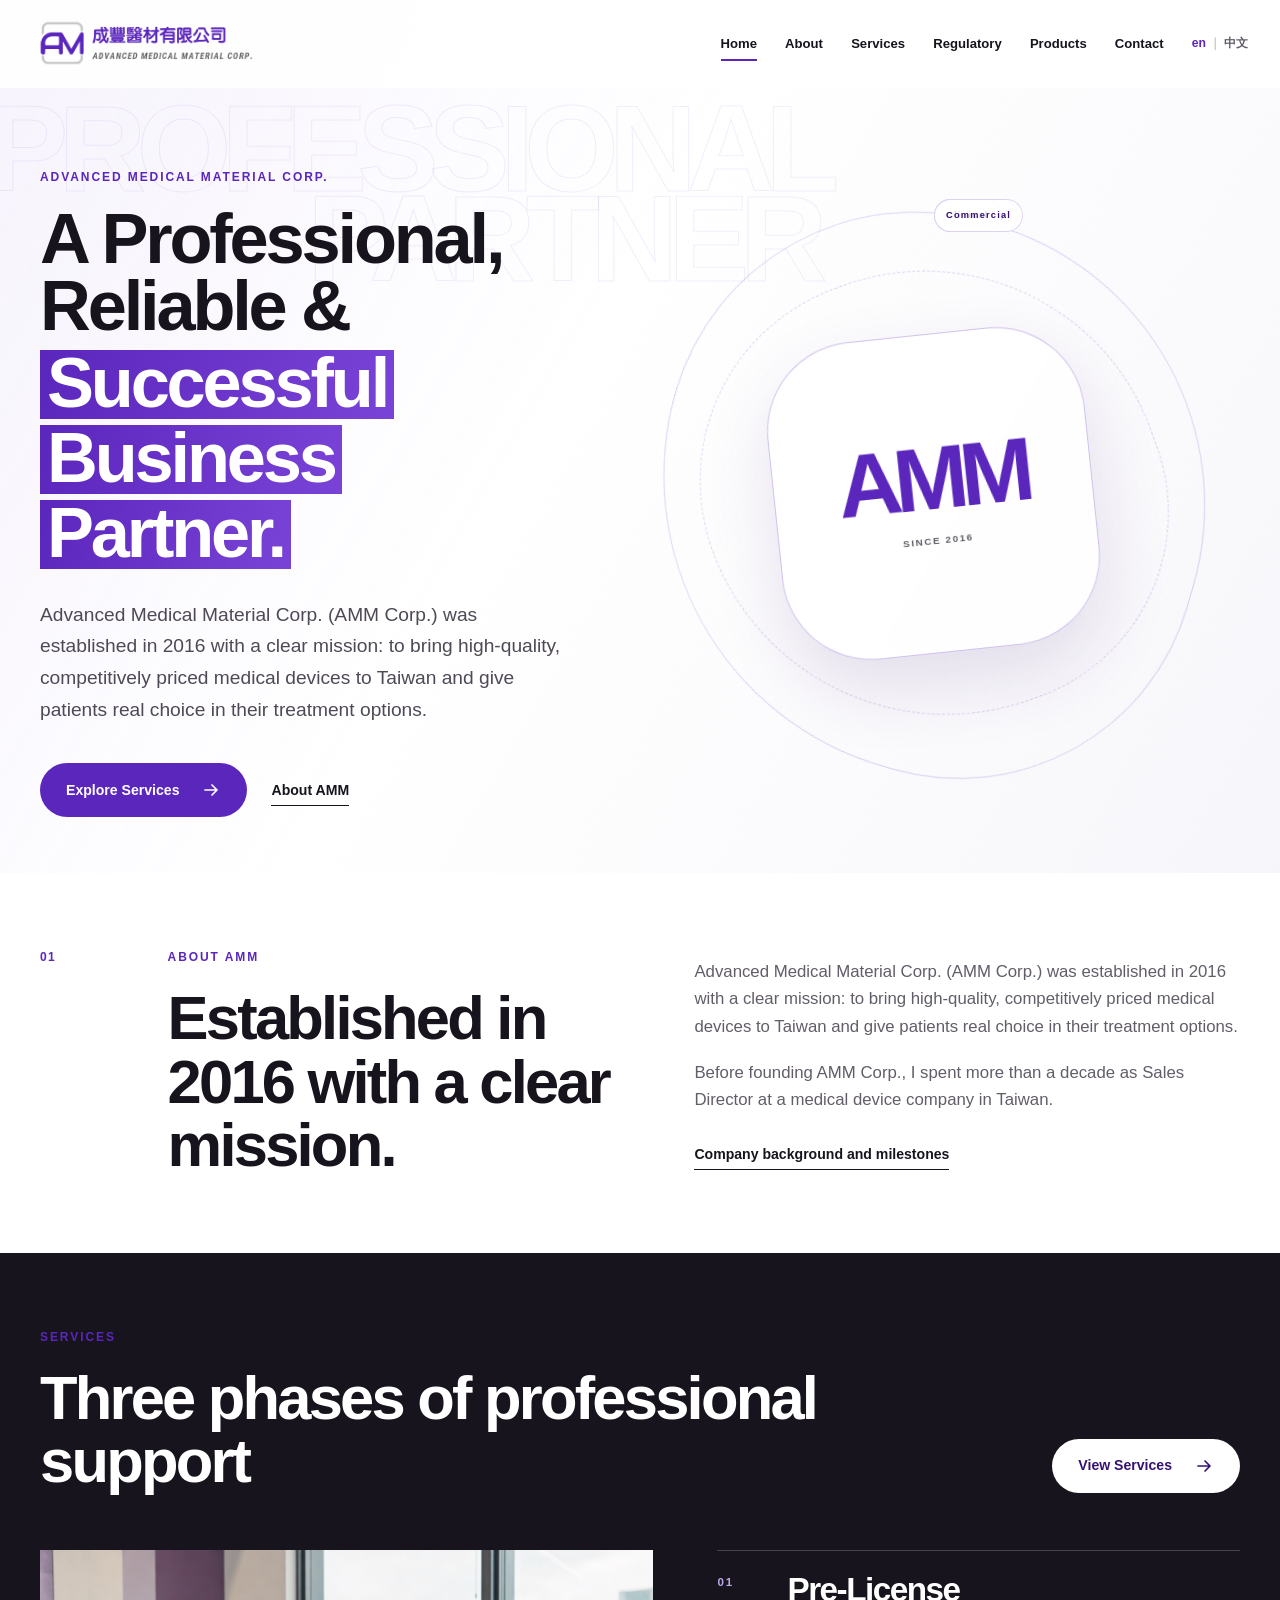
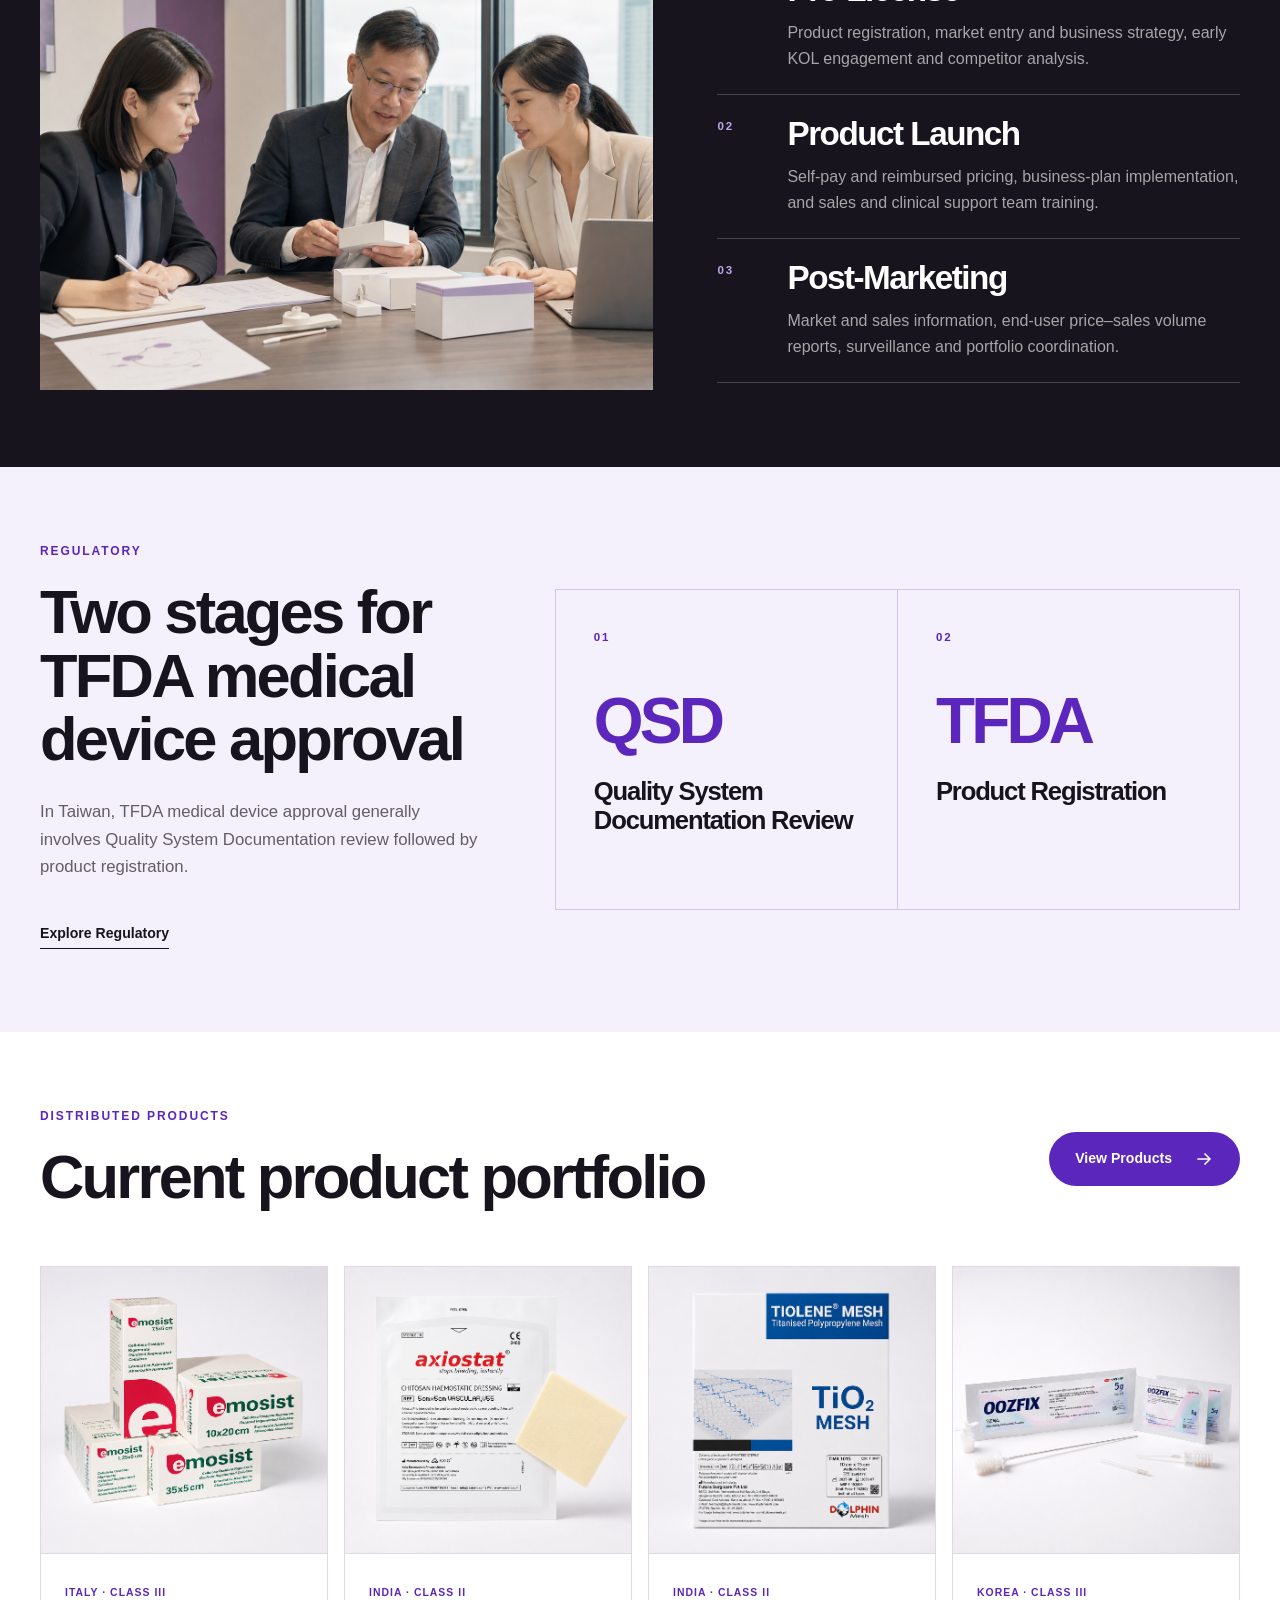
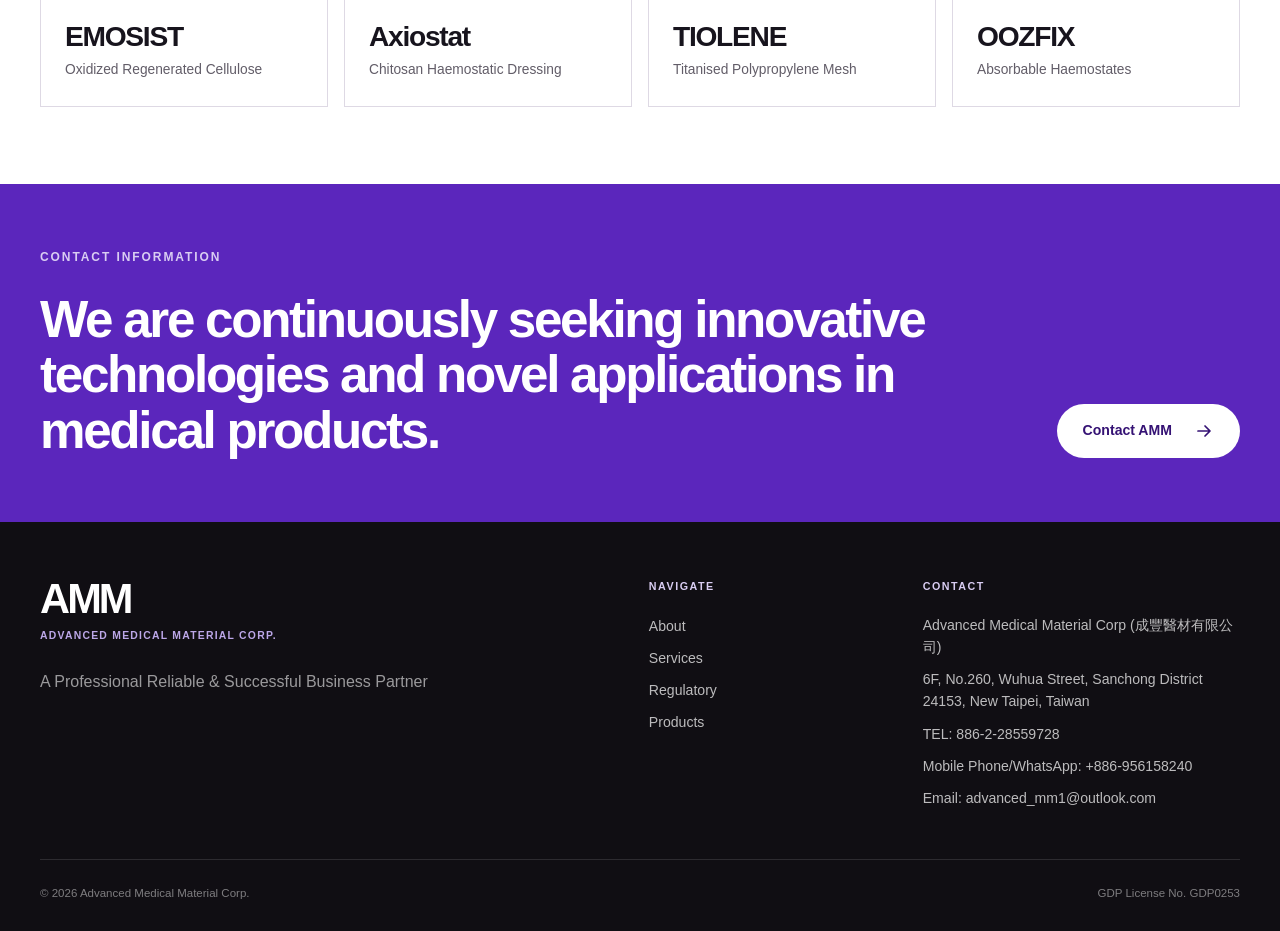
<file: site/index.html>
<!doctype html>
<html lang="en">
  <head>
    <meta charset="UTF-8" />
    <meta name="viewport" content="width=device-width, initial-scale=1" />
    <meta
      name="description"
      content="Advanced Medical Material Corp. was established in 2016 to bring high-quality, competitively priced medical devices to Taiwan."
    />
    <title>Advanced Medical Material Corp.</title>
    <link rel="stylesheet" href="styles.css?v=20260724d" />
    <script src="script.js?v=20260724c" defer></script>
  </head>
  <body class="home-page compact-site home-summary-site">
    <a class="skip-link" href="#main-content">Skip to content</a>

    <header class="site-header" data-header>
      <div class="header-inner">
        <a class="brand" href="index.html" aria-label="AMM home">
          <img src="assets/amm-logo-v2.png" alt="Advanced Medical Material Corp." width="500" height="119" />
        </a>

        <button
          class="menu-toggle"
          type="button"
          aria-expanded="false"
          aria-controls="primary-navigation"
          data-menu-toggle
        >
          <span data-i18n="nav-menu">Menu</span>
          <span class="menu-icon" aria-hidden="true"><i></i><i></i></span>
        </button>

        <nav id="primary-navigation" class="primary-nav" aria-label="Primary navigation" data-navigation>
          <a href="index.html" aria-current="page" data-i18n="nav-home">Home</a>
          <a href="about.html" data-i18n="nav-about">About</a>
          <a href="services.html" data-i18n="nav-services">Services</a>
          <a href="regulatory.html" data-i18n="nav-regulatory">Regulatory</a>
          <a href="products.html" data-i18n="nav-products">Products</a>
          <a href="#contact" data-i18n="nav-contact">Contact</a>
          <button class="language-toggle" type="button" data-language-toggle aria-pressed="false" aria-label="Switch to Chinese">
            <span data-language-label="en">en</span><i aria-hidden="true">｜</i><span data-language-label="tw">中文</span>
          </button>
        </nav>
      </div>
    </header>

    <main id="main-content">
      <section class="hero home-photo-hero" aria-labelledby="home-title">
        <div class="hero-watermark home-photo-watermark" aria-hidden="true">
          <span>PROFESSIONAL</span>
          <span>PARTNER</span>
        </div>
        <div class="content-shell home-photo-grid">
          <div class="home-photo-copy reveal">
            <p class="eyebrow" data-i18n="company-name">Advanced Medical Material Corp.</p>
            <h1 id="home-title">
              A Professional, Reliable &amp;
              <span class="highlight-stack">
                <span class="highlight-line">Successful</span>
                <span class="highlight-line">Business</span>
                <span class="highlight-line">Partner.</span>
              </span>
            </h1>
            <p class="hero-lead" data-i18n="about-mission">
              Advanced Medical Material Corp. (AMM Corp.) was established in 2016 with a clear mission: to bring high-quality, competitively priced medical devices to Taiwan and give patients real choice in their treatment options.
            </p>
            <div class="hero-actions">
              <a class="button button-primary" href="services.html">
                <span>Explore Services</span>
                <svg viewBox="0 0 20 20" aria-hidden="true"><path d="M4 10h11M11 5l5 5-5 5" /></svg>
              </a>
              <a class="text-link" href="about.html">About AMM</a>
            </div>
          </div>
          <div class="hero-emblem home-hero-emblem reveal" aria-label="AMM expertise across regulatory, clinical, and commercial functions">
            <div class="emblem-orbit orbit-one" aria-hidden="true"></div>
            <div class="emblem-orbit orbit-two" aria-hidden="true"></div>
            <div class="emblem-core" aria-hidden="true">
              <span>AMM</span>
              <small>Since 2016</small>
            </div>
            <div class="emblem-satellites" aria-hidden="true">
              <span class="emblem-satellite satellite-one"><span class="emblem-note">Regulatory</span></span>
              <span class="emblem-satellite satellite-two"><span class="emblem-note">Clinical</span></span>
              <span class="emblem-satellite satellite-three"><span class="emblem-note">Commercial</span></span>
            </div>
          </div>
        </div>
      </section>

      <section class="section home-about-summary">
        <div class="content-shell home-summary-intro">
          <div class="section-index reveal" aria-hidden="true">01</div>
          <div class="home-summary-heading reveal">
            <p class="eyebrow" data-i18n="about-heading">About AMM</p>
            <h2 data-i18n="home-about-title">Established in 2016 with a clear mission.</h2>
          </div>
          <div class="home-summary-copy reveal">
            <p data-i18n="about-mission">
              Advanced Medical Material Corp. (AMM Corp.) was established in 2016 with a clear mission: to bring high-quality, competitively priced medical devices to Taiwan and give patients real choice in their treatment options.
            </p>
            <p data-i18n="home-founder-experience">
              Before founding AMM Corp., I spent more than a decade as Sales Director at a medical device company in Taiwan.
            </p>
            <a class="text-link" href="about.html">Company background and milestones</a>
          </div>
        </div>
      </section>

      <section class="section home-services-summary">
        <div class="content-shell">
          <div class="home-summary-title-row reveal">
            <div>
              <p class="eyebrow" data-i18n="home-services-eyebrow">Services</p>
              <h2 data-i18n="home-services-title">Three phases of professional support</h2>
            </div>
            <a class="button button-light" href="services.html">
              <span data-i18n="home-services-button">View Services</span>
              <svg viewBox="0 0 20 20" aria-hidden="true"><path d="M4 10h11M11 5l5 5-5 5" /></svg>
            </a>
          </div>

          <div class="home-services-layout">
            <figure class="home-services-photo reveal">
              <img
                src="assets/scenes/services-collaboration-v2.jpg"
                alt="A Taiwanese medical device team reviewing product documentation and packaging samples"
                width="1662"
                height="946"
                loading="lazy"
              />
            </figure>
            <div class="home-phase-list">
              <article class="reveal">
                <span>01</span>
                <div><h3 data-i18n="home-services-pre-title">Pre-License</h3><p data-i18n="home-services-pre-description">Product registration, market entry and business strategy, early KOL engagement and competitor analysis.</p></div>
              </article>
              <article class="reveal">
                <span>02</span>
                <div><h3 data-i18n="home-services-launch-title">Product Launch</h3><p data-i18n="home-services-launch-description">Self-pay and reimbursed pricing, business-plan implementation, and sales and clinical support team training.</p></div>
              </article>
              <article class="reveal">
                <span>03</span>
                <div><h3 data-i18n="home-services-post-title">Post-Marketing</h3><p data-i18n="home-services-post-description">Market and sales information, end-user price–sales volume reports, surveillance and portfolio coordination.</p></div>
              </article>
            </div>
          </div>
        </div>
      </section>

      <section class="section home-regulatory-summary">
        <div class="content-shell home-regulatory-grid">
          <div class="home-summary-heading reveal">
            <p class="eyebrow">Regulatory</p>
            <h2>Two stages for TFDA medical device approval</h2>
            <p>
              In Taiwan, TFDA medical device approval generally involves Quality System Documentation review followed by product registration.
            </p>
            <a class="text-link" href="regulatory.html">Explore Regulatory</a>
          </div>
          <div class="home-regulatory-stages">
            <article class="reveal">
              <span>01</span>
              <strong>QSD</strong>
              <h3>Quality System Documentation Review</h3>
            </article>
            <article class="reveal">
              <span>02</span>
              <strong>TFDA</strong>
              <h3>Product Registration</h3>
            </article>
          </div>
        </div>
      </section>

      <section class="section home-products-summary">
        <div class="content-shell">
          <div class="home-summary-title-row home-products-title reveal">
            <div>
              <p class="eyebrow" data-i18n="products-title">Distributed Products</p>
              <h2 data-i18n="home-products-title">Current product portfolio</h2>
            </div>
            <a class="button button-primary" href="products.html">
              <span data-i18n="home-products-button">View Products</span>
              <svg viewBox="0 0 20 20" aria-hidden="true"><path d="M4 10h11M11 5l5 5-5 5" /></svg>
            </a>
          </div>

          <div class="home-product-grid">
            <a class="home-product-card reveal" href="products.html#emosist">
              <div class="home-product-media"><img src="assets/products/emosist.png" alt="EMOSIST product packages" width="1254" height="1254" loading="lazy" /></div>
              <div class="home-product-card-copy"><span data-i18n="home-product-emosist-meta">Italy · Class III</span><h3>EMOSIST</h3><p data-i18n="product-emosist-name">Oxidized Regenerated Cellulose</p></div>
            </a>
            <a class="home-product-card reveal" href="products.html#axiostat">
              <div class="home-product-media"><img src="assets/products/axiostat.png" alt="Axiostat Chitosan Haemostatic Dressing package and dressing" width="1254" height="1254" loading="lazy" /></div>
              <div class="home-product-card-copy"><span data-i18n="home-product-axiostat-meta">India · Class II</span><h3>Axiostat</h3><p data-i18n="product-axiostat-name">Chitosan Haemostatic Dressing</p></div>
            </a>
            <a class="home-product-card reveal" href="products.html#tiolene">
              <div class="home-product-media"><img src="assets/products/tiolene.png" alt="TIOLENE Titanised Polypropylene Mesh product package" width="1254" height="1254" loading="lazy" /></div>
              <div class="home-product-card-copy"><span data-i18n="home-product-tiolene-meta">India · Class II</span><h3>TIOLENE</h3><p data-i18n="product-tiolene-name">Titanised Polypropylene Mesh</p></div>
            </a>
            <a class="home-product-card reveal" href="products.html#oozfix">
              <div class="home-product-media"><img src="assets/products/oozfix.png" alt="OOZFIX product packages" width="1254" height="1254" loading="lazy" /></div>
              <div class="home-product-card-copy"><span data-i18n="home-product-oozfix-meta">Korea · Class III</span><h3>OOZFIX</h3><p data-i18n="product-oozfix-name">Absorbable Haemostates</p></div>
            </a>
          </div>
        </div>
      </section>

      <section class="section compact-contact">
        <div class="content-shell compact-contact-inner reveal">
          <p class="eyebrow eyebrow-light" data-i18n="home-contact-eyebrow">Contact Information</p>
          <h2 data-i18n="home-contact-title">We are continuously seeking innovative technologies and novel applications in medical products.</h2>
          <a class="button button-light" href="#contact">
            <span data-i18n="home-contact-button">Contact AMM</span>
            <svg viewBox="0 0 20 20" aria-hidden="true"><path d="M4 10h11M11 5l5 5-5 5" /></svg>
          </a>
        </div>
      </section>
    </main>

    <footer id="contact" class="site-footer compact-footer">
      <div class="content-shell footer-grid">
        <div class="footer-brand">
          <div class="footer-wordmark" aria-label="Advanced Medical Material Corp.">
            <strong>AMM</strong>
            <span>Advanced Medical Material Corp.</span>
          </div>
          <p>A Professional Reliable &amp; Successful Business Partner</p>
        </div>
        <div class="footer-links">
          <p class="footer-label">Navigate</p>
          <a href="about.html">About</a>
          <a href="services.html">Services</a>
          <a href="regulatory.html">Regulatory</a>
          <a href="products.html">Products</a>
        </div>
        <div class="footer-contact">
          <p class="footer-label" data-i18n="footer-contact-label">Contact</p>
          <p data-i18n="footer-company">Advanced Medical Material Corp (成豐醫材有限公司)</p>
          <p data-i18n="footer-address">6F, No.260, Wuhua Street, Sanchong District 24153, New Taipei, Taiwan</p>
          <a href="tel:+886228559728" data-i18n="footer-phone">TEL: 886-2-28559728</a>
          <a href="tel:+886956158240" data-i18n="footer-mobile">Mobile Phone/WhatsApp: +886-956158240</a>
          <a href="mailto:advanced_mm1@outlook.com" data-i18n="footer-email">Email: advanced_mm1@outlook.com</a>
        </div>
      </div>
      <div class="content-shell footer-bottom">
        <span>© <span data-year></span> Advanced Medical Material Corp.</span>
        <span>GDP License No. GDP0253</span>
      </div>
    </footer>
  </body>
</html>
</file>
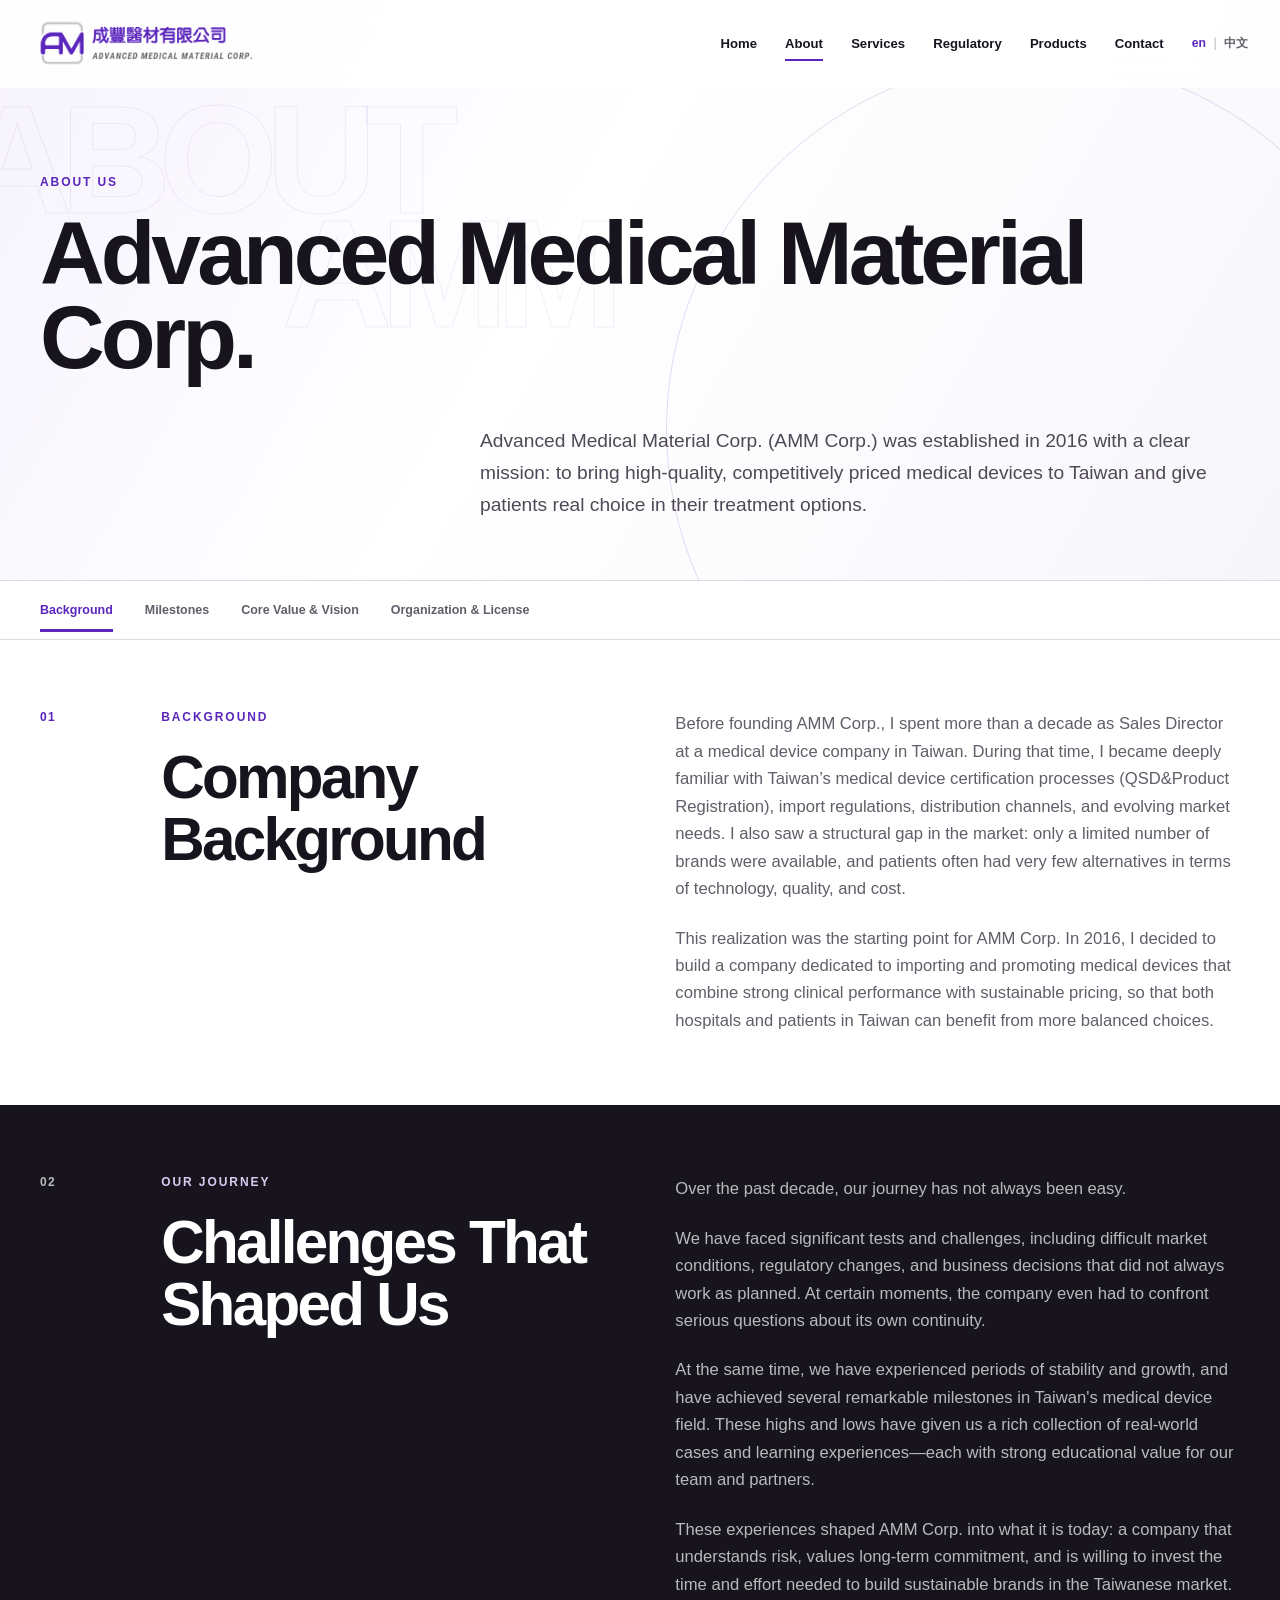
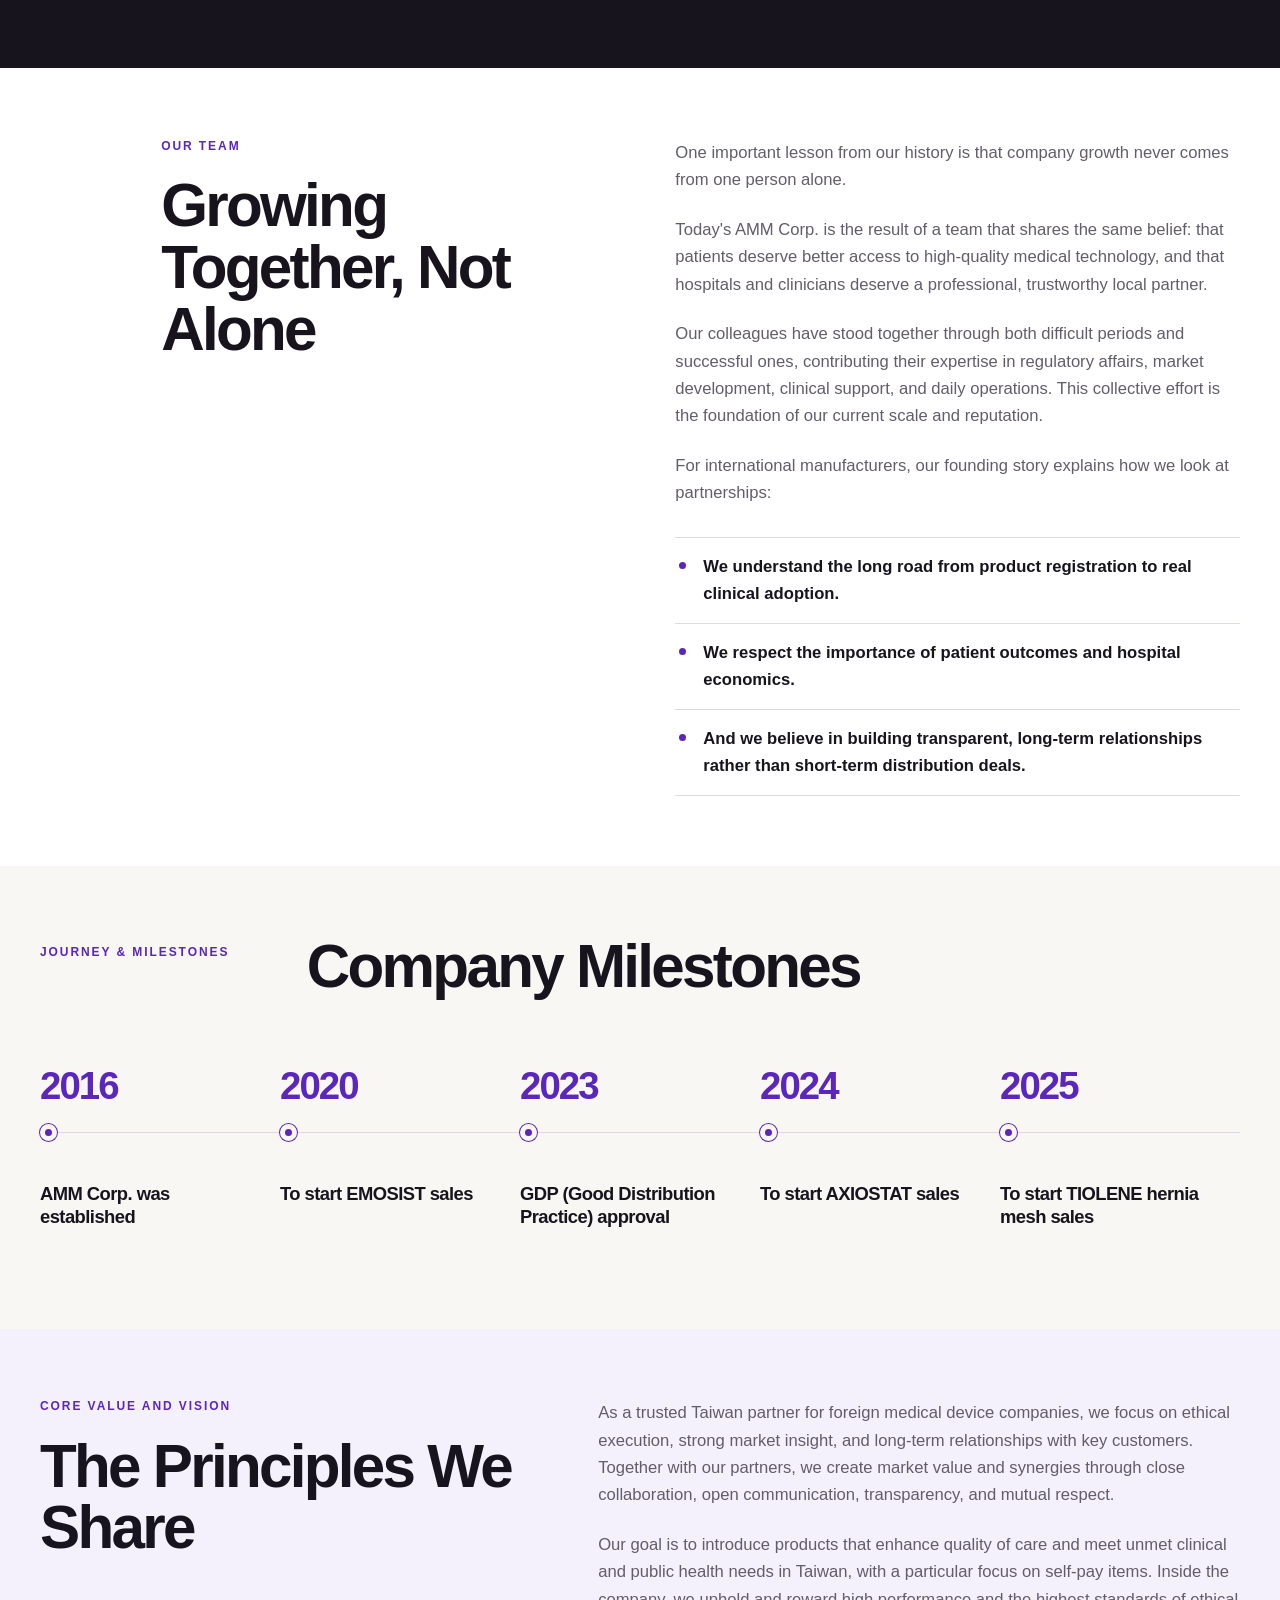
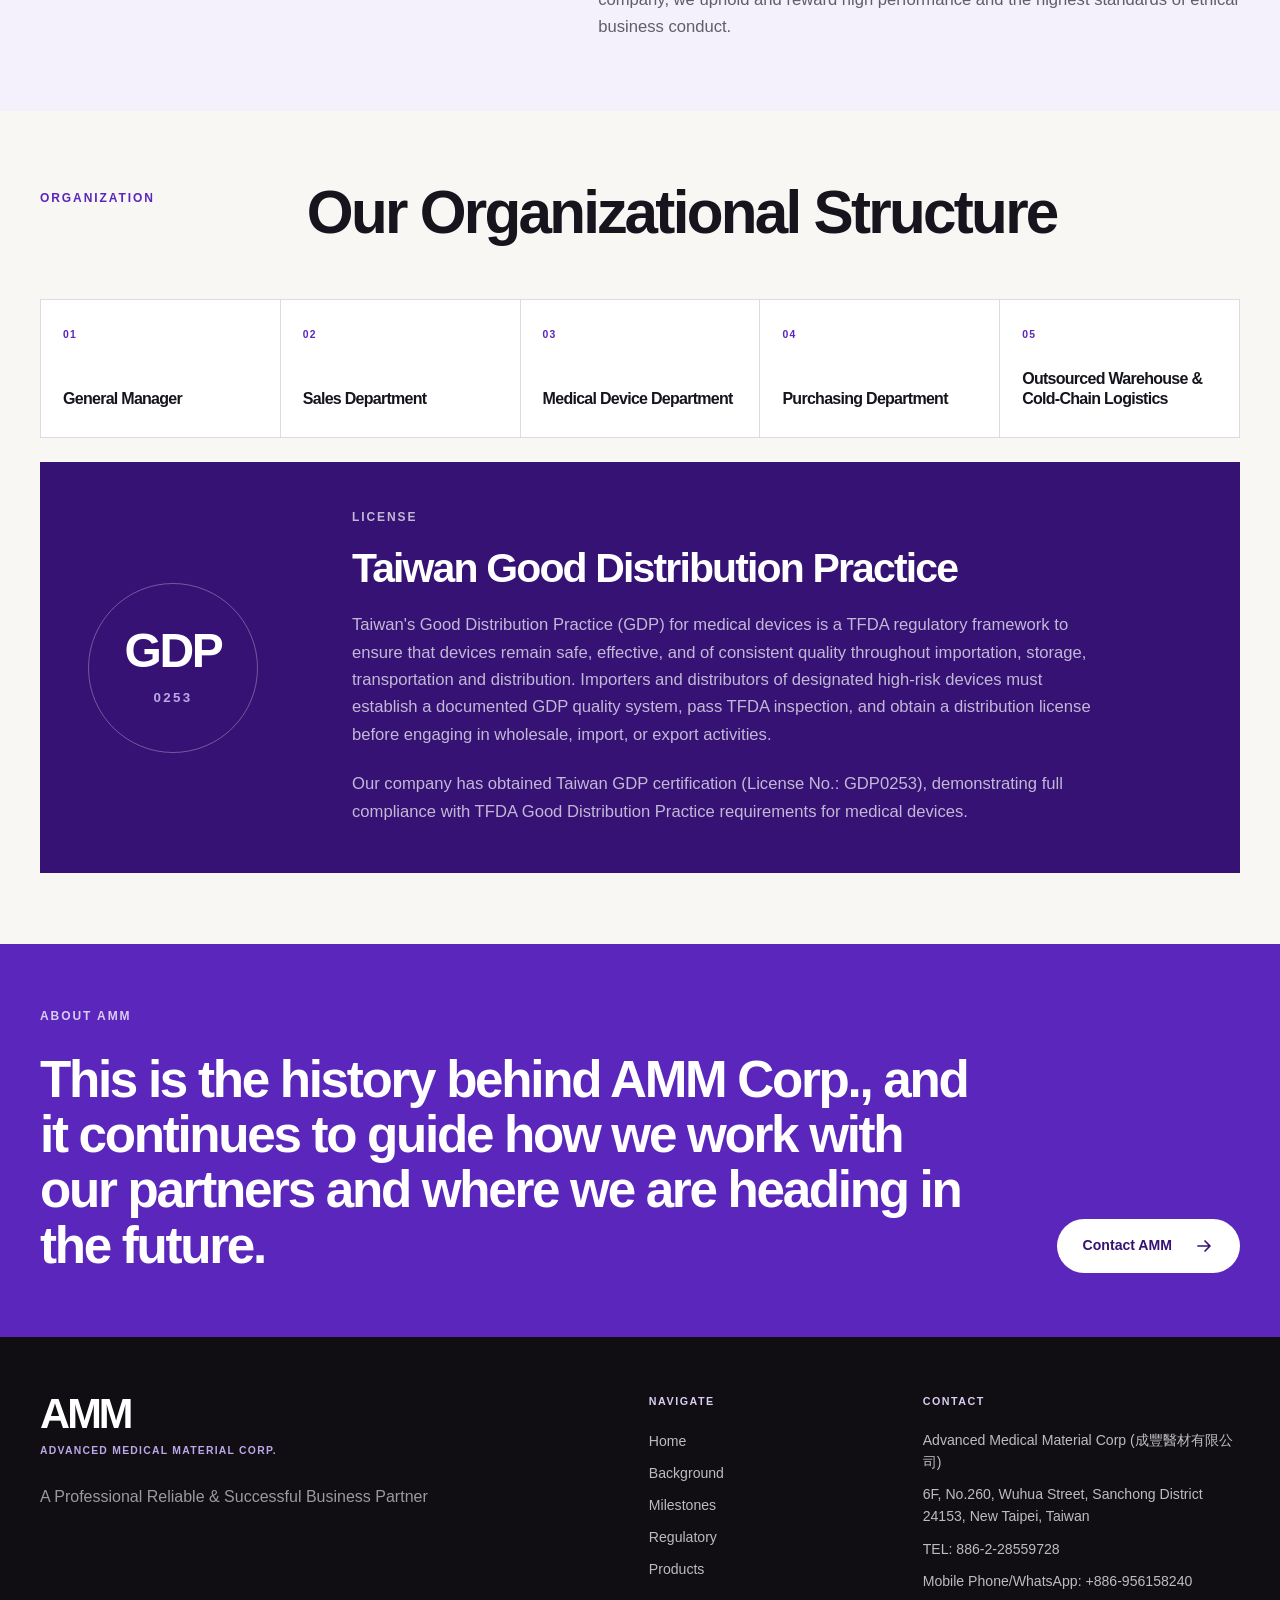
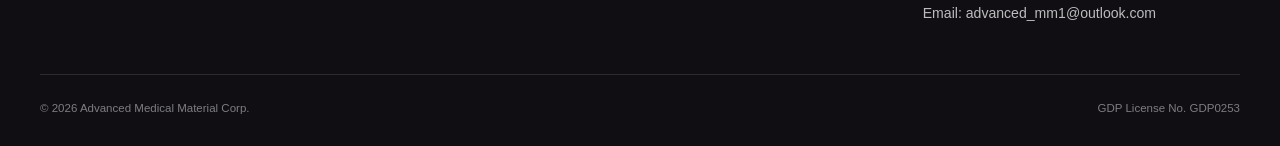
<file: site/about.html>
<!doctype html>
<html lang="en">
  <head>
    <meta charset="UTF-8" />
    <meta name="viewport" content="width=device-width, initial-scale=1" />
    <meta
      name="description"
      content="Advanced Medical Material Corp. was established in 2016 to bring high-quality, competitively priced medical devices to Taiwan."
    />
    <title>About Advanced Medical Material Corp.</title>
    <link rel="stylesheet" href="styles.css?v=20260724d" />
    <script src="script.js?v=20260724c" defer></script>
  </head>
  <body class="about-page compact-site">
    <a class="skip-link" href="#main-content">Skip to content</a>

    <header class="site-header" data-header>
      <div class="header-inner">
        <a class="brand" href="index.html" aria-label="AMM home">
          <img src="assets/amm-logo-v2.png" alt="Advanced Medical Material Corp." width="500" height="119" />
        </a>

        <button
          class="menu-toggle"
          type="button"
          aria-expanded="false"
          aria-controls="primary-navigation"
          data-menu-toggle
        >
          <span data-i18n="nav-menu">Menu</span>
          <span class="menu-icon" aria-hidden="true"><i></i><i></i></span>
        </button>

        <nav id="primary-navigation" class="primary-nav" aria-label="Primary navigation" data-navigation>
          <a href="index.html" data-i18n="nav-home">Home</a>
          <a href="about.html" aria-current="page" data-i18n="nav-about">About</a>
          <a href="services.html" data-i18n="nav-services">Services</a>
          <a href="regulatory.html" data-i18n="nav-regulatory">Regulatory</a>
          <a href="products.html" data-i18n="nav-products">Products</a>
          <a href="#contact" data-i18n="nav-contact">Contact</a>
          <button class="language-toggle" type="button" data-language-toggle aria-pressed="false" aria-label="Switch to Chinese">
            <span data-language-label="en">en</span><i aria-hidden="true">｜</i><span data-language-label="tw">中文</span>
          </button>
        </nav>
      </div>
    </header>

    <main id="main-content">
      <section class="hero hero-about compact-about-hero" aria-labelledby="about-title">
        <div class="hero-watermark hero-watermark-about" aria-hidden="true">
          <span>ABOUT</span>
          <span>AMM</span>
        </div>
        <div class="content-shell about-hero-inner">
          <p class="eyebrow reveal">About Us</p>
          <h1 id="about-title" class="reveal" data-i18n="company-name">Advanced Medical Material Corp.</h1>
          <p class="hero-lead reveal" data-i18n="about-mission">
            Advanced Medical Material Corp. (AMM Corp.) was established in 2016 with a clear mission: to bring high-quality, competitively priced medical devices to Taiwan and give patients real choice in their treatment options.
          </p>
        </div>
      </section>

      <nav class="anchor-nav" aria-label="About page sections">
        <div class="content-shell">
          <a href="#background" data-i18n="about-background-nav">Background</a>
          <a href="#milestones" data-i18n="milestones-nav">Milestones</a>
          <a href="#values" data-i18n="values-title">Core Value &amp; Vision</a>
          <a href="#organization" data-i18n="organization-license-nav">Organization &amp; License</a>
        </div>
      </nav>

      <section id="background" class="section compact-section source-story-section">
        <div class="content-shell source-story-grid">
          <div class="section-index reveal" aria-hidden="true">01</div>
          <div class="story-heading reveal">
            <p class="eyebrow">Background</p>
            <h2 data-i18n="company-profile-title">Company Background</h2>
          </div>
          <div class="source-prose reveal">
            <p data-i18n="about-background-one">
              Before founding AMM Corp., I spent more than a decade as Sales Director at a medical device company in Taiwan. During that time, I became deeply familiar with Taiwan’s medical device certification processes (QSD&amp;Product Registration), import regulations, distribution channels, and evolving market needs. I also saw a structural gap in the market: only a limited number of brands were available, and patients often had very few alternatives in terms of technology, quality, and cost.
            </p>
            <p data-i18n="about-background-two">
              This realization was the starting point for AMM Corp. In 2016, I decided to build a company dedicated to importing and promoting medical devices that combine strong clinical performance with sustainable pricing, so that both hospitals and patients in Taiwan can benefit from more balanced choices.
            </p>
          </div>
        </div>
      </section>

      <section class="section compact-section section-challenges-source">
        <div class="content-shell source-story-grid">
          <div class="section-index reveal" aria-hidden="true">02</div>
          <div class="story-heading reveal">
            <p class="eyebrow eyebrow-light">Our Journey</p>
            <h2 data-i18n="growth-history-title">Challenges That Shaped Us</h2>
          </div>
          <div class="source-prose reveal">
            <p data-i18n="growth-history-one">Over the past decade, our journey has not always been easy.</p>
            <p data-i18n="growth-history-two">
              We have faced significant tests and challenges, including difficult market conditions, regulatory changes, and business decisions that did not always work as planned. At certain moments, the company even had to confront serious questions about its own continuity.
            </p>
            <p data-i18n="growth-history-three">
              At the same time, we have experienced periods of stability and growth, and have achieved several remarkable milestones in Taiwan's medical device field. These highs and lows have given us a rich collection of real-world cases and learning experiences—each with strong educational value for our team and partners.
            </p>
            <p data-i18n="growth-history-four">
              These experiences shaped AMM Corp. into what it is today: a company that understands risk, values long-term commitment, and is willing to invest the time and effort needed to build sustainable brands in the Taiwanese market.
            </p>
          </div>
        </div>
      </section>

      <section class="section compact-section source-together-section">
        <div class="content-shell source-story-grid">
          <div class="section-index reveal" aria-hidden="true">03</div>
          <div class="story-heading reveal">
            <p class="eyebrow">Our Team</p>
            <h2 data-i18n="teamwork-title">Growing Together, Not Alone</h2>
          </div>
          <div class="source-prose reveal">
            <p data-i18n="teamwork-one">One important lesson from our history is that company growth never comes from one person alone.</p>
            <p data-i18n="teamwork-two">
              Today's AMM Corp. is the result of a team that shares the same belief: that patients deserve better access to high-quality medical technology, and that hospitals and clinicians deserve a professional, trustworthy local partner.
            </p>
            <p data-i18n="teamwork-three">
              Our colleagues have stood together through both difficult periods and successful ones, contributing their expertise in regulatory affairs, market development, clinical support, and daily operations. This collective effort is the foundation of our current scale and reputation.
            </p>
            <p data-i18n="teamwork-four">For international manufacturers, our founding story explains how we look at partnerships:</p>
            <ul class="source-points">
              <li data-i18n="teamwork-point-one">We understand the long road from product registration to real clinical adoption.</li>
              <li data-i18n="teamwork-point-two">We respect the importance of patient outcomes and hospital economics.</li>
              <li data-i18n="teamwork-point-three">And we believe in building transparent, long-term relationships rather than short-term distribution deals.</li>
            </ul>
          </div>
        </div>
      </section>

      <section id="milestones" class="section compact-section section-milestones">
        <div class="content-shell">
          <div class="compact-heading reveal">
            <p class="eyebrow">Journey &amp; Milestones</p>
            <h2 data-i18n="milestones-heading">Company Milestones</h2>
          </div>

          <ol class="timeline compact-timeline">
            <li class="reveal"><span class="timeline-year">2016</span><div><h3>AMM Corp. was established</h3></div></li>
            <li class="reveal"><span class="timeline-year">2020</span><div><h3>To start EMOSIST sales</h3></div></li>
            <li class="reveal"><span class="timeline-year">2023</span><div><h3>GDP (Good Distribution Practice) approval</h3></div></li>
            <li class="reveal"><span class="timeline-year">2024</span><div><h3>To start AXIOSTAT sales</h3></div></li>
            <li class="reveal"><span class="timeline-year">2025</span><div><h3>To start TIOLENE hernia mesh sales</h3></div></li>
          </ol>
        </div>
      </section>

      <section id="values" class="section compact-section source-values-section">
        <div class="content-shell source-values-grid">
          <div class="values-heading reveal">
            <p class="eyebrow">Core Value and Vision</p>
            <h2 data-i18n="values-title">The Principles We Share</h2>
          </div>
          <div class="source-prose reveal">
            <p data-i18n="values-one">
              As a trusted Taiwan partner for foreign medical device companies, we focus on ethical execution, strong market insight, and long-term relationships with key customers. Together with our partners, we create market value and synergies through close collaboration, open communication, transparency, and mutual respect.
            </p>
            <p data-i18n="values-two">
              Our goal is to introduce products that enhance quality of care and meet unmet clinical and public health needs in Taiwan, with a particular focus on self-pay items. Inside the company, we uphold and reward high performance and the highest standards of ethical business conduct.
            </p>
          </div>
        </div>
      </section>

      <section id="organization" class="section compact-section section-organization-source">
        <div class="content-shell">
          <div class="compact-heading reveal">
            <p class="eyebrow">Organization</p>
            <h2 data-i18n="organization-title">Our Organizational Structure</h2>
          </div>

          <div class="source-organization-grid reveal" aria-label="AMM organization">
            <div class="organization-unit-card"><span>01</span><h3 data-i18n="organization-general-manager">General Manager</h3></div>
            <div class="organization-unit-card"><span>02</span><h3 data-i18n="organization-sales">Sales Department</h3></div>
            <div class="organization-unit-card"><span>03</span><h3 data-i18n="organization-medical-device">Medical Device Department</h3></div>
            <div class="organization-unit-card"><span>04</span><h3 data-i18n="organization-purchasing">Purchasing Department</h3></div>
            <div class="organization-unit-card"><span>05</span><h3 data-i18n="organization-logistics">Outsourced Warehouse &amp; Cold-Chain Logistics</h3></div>
          </div>

          <article class="license-panel reveal">
            <div class="gdp-mark"><span>GDP</span><small>0253</small></div>
            <div class="source-prose">
              <p class="eyebrow eyebrow-light" data-i18n="gdp-license-title">License</p>
              <h3 data-i18n="gdp-heading">Taiwan Good Distribution Practice</h3>
              <p data-i18n="gdp-one">
                Taiwan's Good Distribution Practice (GDP) for medical devices is a TFDA regulatory framework to ensure that devices remain safe, effective, and of consistent quality throughout importation, storage, transportation and distribution. Importers and distributors of designated high-risk devices must establish a documented GDP quality system, pass TFDA inspection, and obtain a distribution license before engaging in wholesale, import, or export activities.
              </p>
              <p data-i18n="gdp-two">
                Our company has obtained Taiwan GDP certification (License No.: GDP0253), demonstrating full compliance with TFDA Good Distribution Practice requirements for medical devices.
              </p>
            </div>
          </article>
        </div>
      </section>

      <section class="section compact-contact">
        <div class="content-shell compact-contact-inner reveal">
          <p class="eyebrow eyebrow-light" data-i18n="about-heading">About AMM</p>
          <h2 data-i18n="teamwork-conclusion">This is the history behind AMM Corp., and it continues to guide how we work with our partners and where we are heading in the future.</h2>
          <a class="button button-light" href="#contact">
            <span>Contact AMM</span>
            <svg viewBox="0 0 20 20" aria-hidden="true"><path d="M4 10h11M11 5l5 5-5 5" /></svg>
          </a>
        </div>
      </section>
    </main>

    <footer id="contact" class="site-footer compact-footer">
      <div class="content-shell footer-grid">
        <div class="footer-brand">
          <div class="footer-wordmark" aria-label="Advanced Medical Material Corp.">
            <strong>AMM</strong>
            <span>Advanced Medical Material Corp.</span>
          </div>
          <p>A Professional Reliable &amp; Successful Business Partner</p>
        </div>
        <div class="footer-links">
          <p class="footer-label">Navigate</p>
          <a href="index.html">Home</a>
          <a href="#background">Background</a>
          <a href="#milestones">Milestones</a>
          <a href="regulatory.html">Regulatory</a>
          <a href="products.html">Products</a>
        </div>
        <div class="footer-contact">
          <p class="footer-label" data-i18n="footer-contact-label">Contact</p>
          <p data-i18n="footer-company">Advanced Medical Material Corp (成豐醫材有限公司)</p>
          <p data-i18n="footer-address">6F, No.260, Wuhua Street, Sanchong District 24153, New Taipei, Taiwan</p>
          <a href="tel:+886228559728" data-i18n="footer-phone">TEL: 886-2-28559728</a>
          <a href="tel:+886956158240" data-i18n="footer-mobile">Mobile Phone/WhatsApp: +886-956158240</a>
          <a href="mailto:advanced_mm1@outlook.com" data-i18n="footer-email">Email: advanced_mm1@outlook.com</a>
        </div>
      </div>
      <div class="content-shell footer-bottom">
        <span>© <span data-year></span> Advanced Medical Material Corp.</span>
        <span>GDP License No. GDP0253</span>
      </div>
    </footer>
  </body>
</html>
</file>
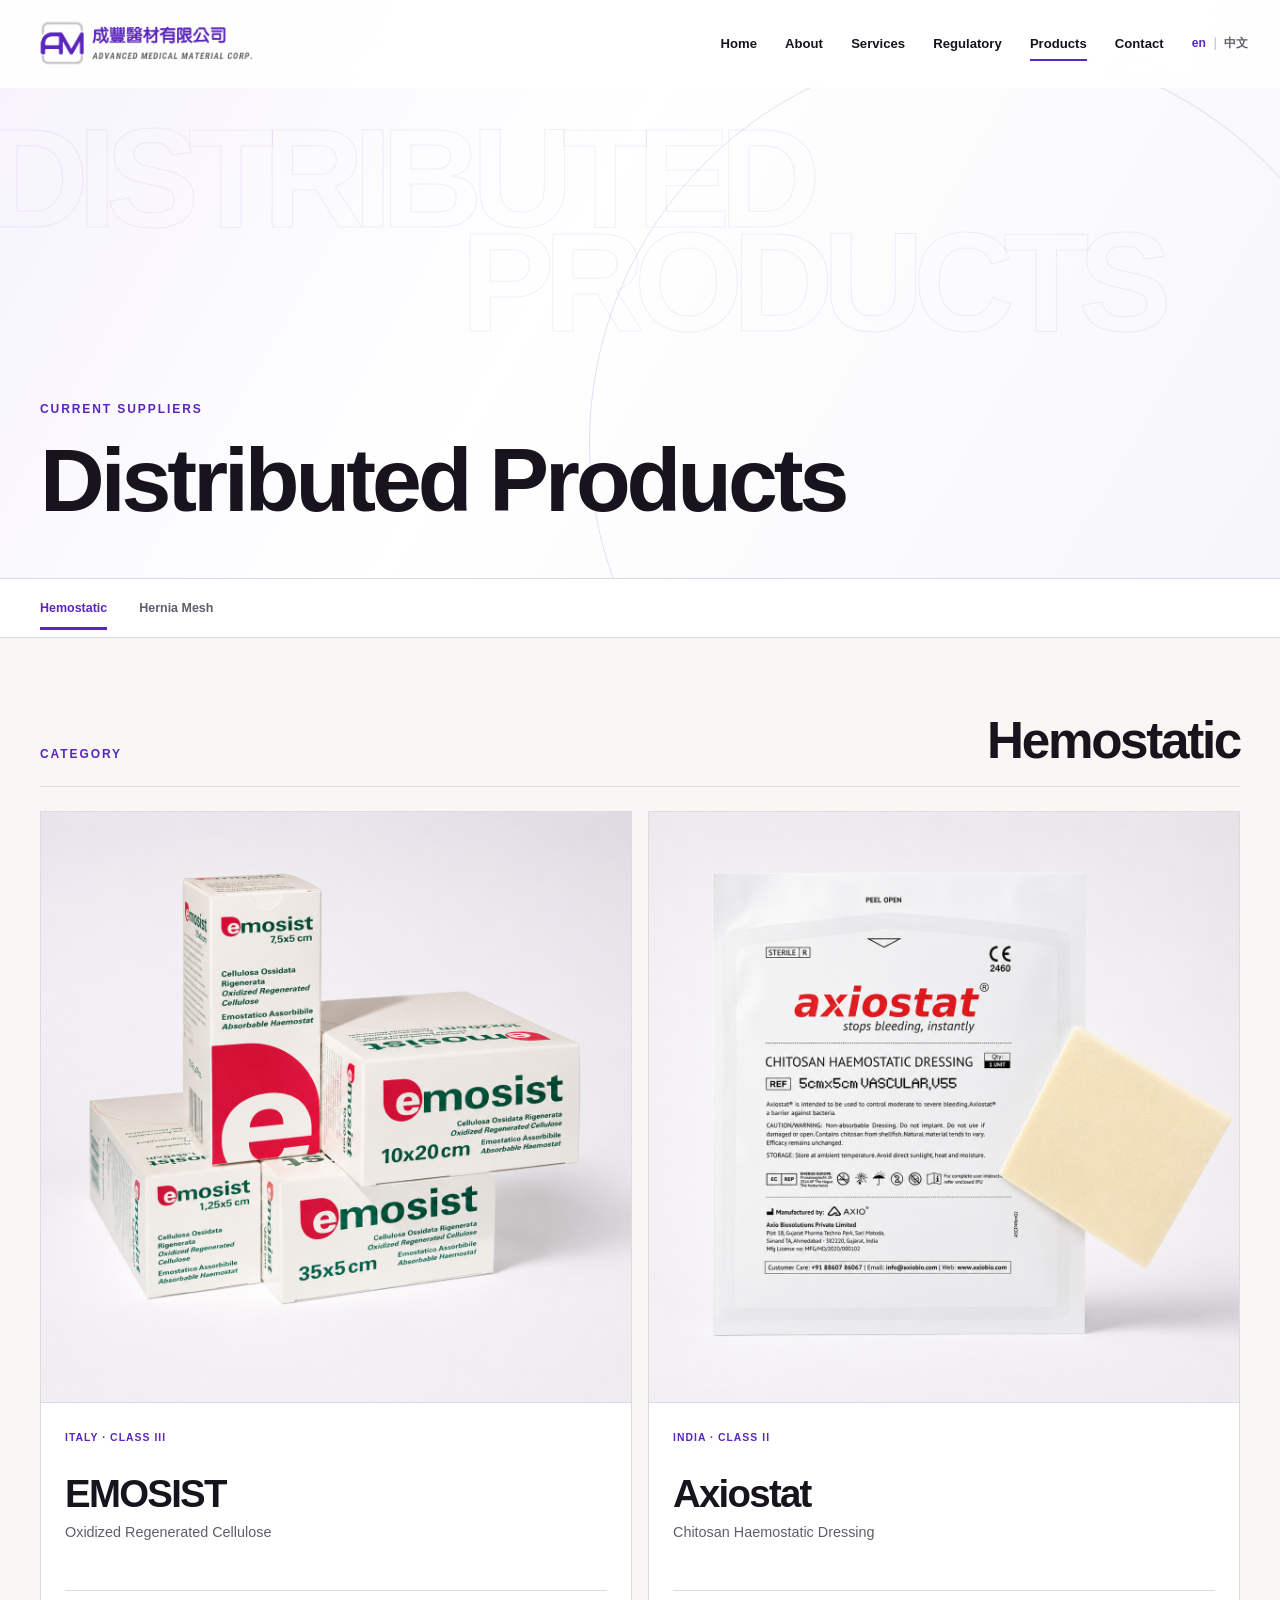
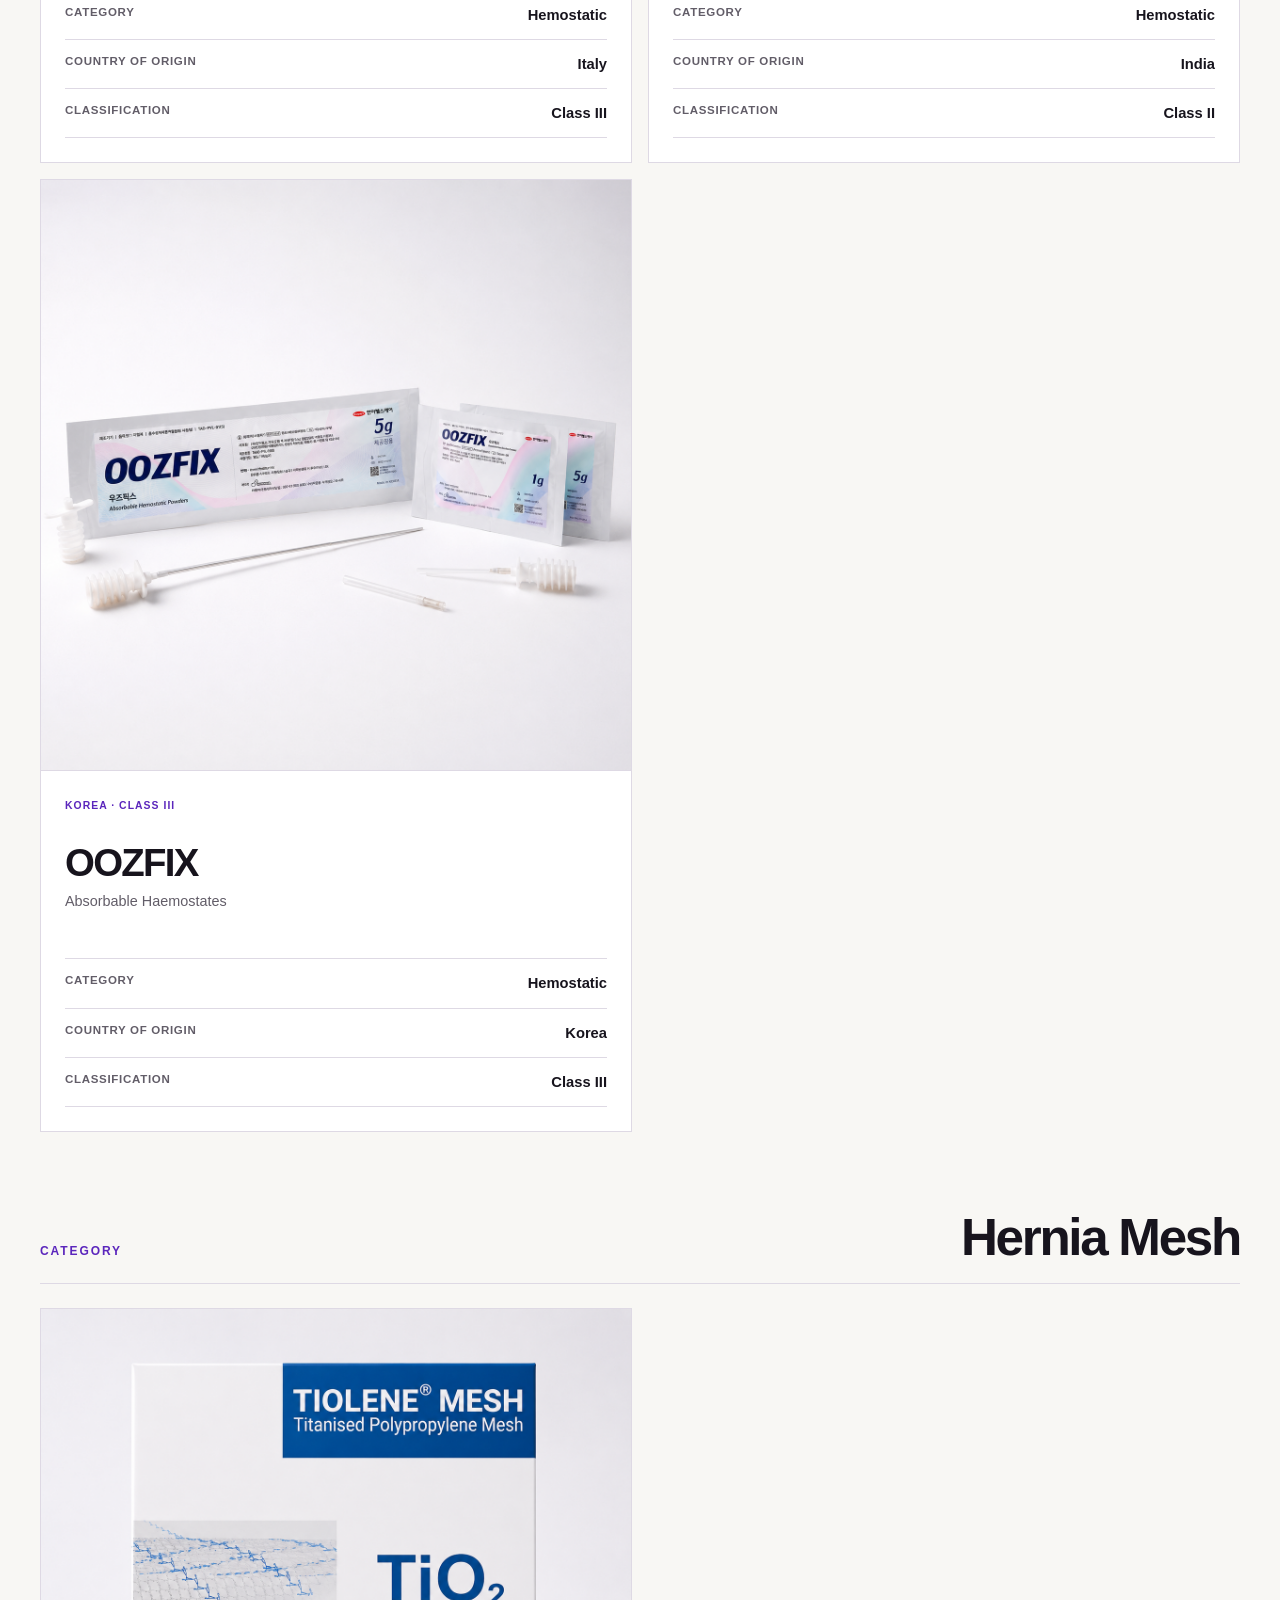
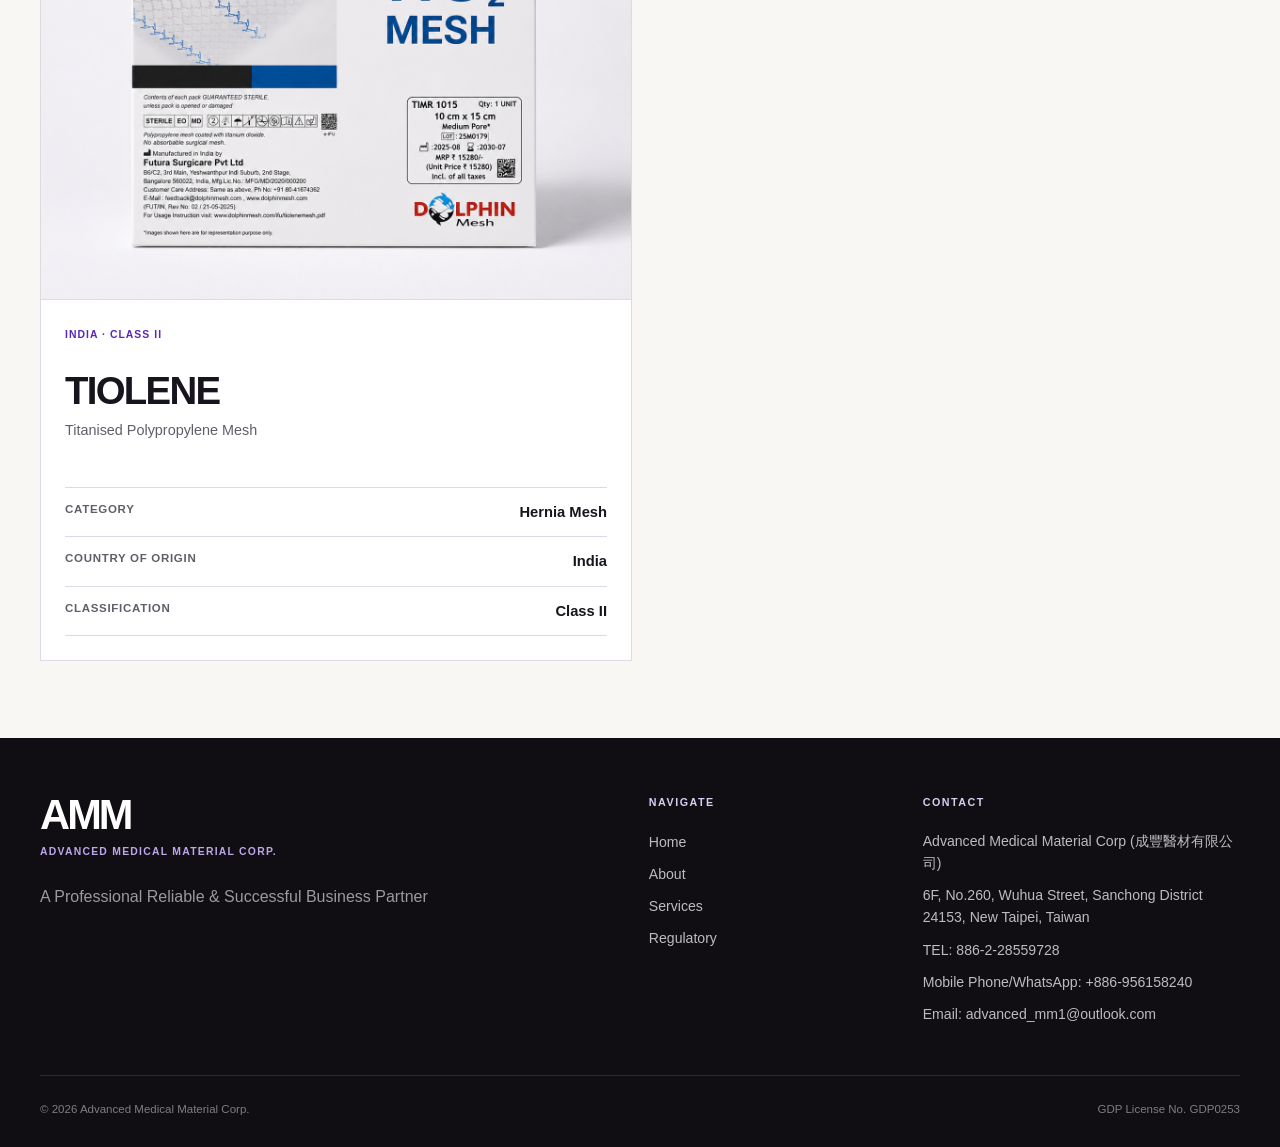
<file: site/products.html>
<!doctype html>
<html lang="en">
  <head>
    <meta charset="UTF-8" />
    <meta name="viewport" content="width=device-width, initial-scale=1" />
    <meta
      name="description"
      content="Distributed medical products from Advanced Medical Material Corp."
    />
    <title>Distributed Products | Advanced Medical Material Corp.</title>
    <link rel="stylesheet" href="styles.css?v=20260724d" />
    <script src="script.js?v=20260724c" defer></script>
  </head>
  <body class="products-page compact-site">
    <a class="skip-link" href="#main-content">Skip to content</a>

    <header class="site-header" data-header>
      <div class="header-inner">
        <a class="brand" href="index.html" aria-label="AMM home">
          <img src="assets/amm-logo-v2.png" alt="Advanced Medical Material Corp." width="500" height="119" />
        </a>

        <button
          class="menu-toggle"
          type="button"
          aria-expanded="false"
          aria-controls="primary-navigation"
          data-menu-toggle
        >
          <span data-i18n="nav-menu">Menu</span>
          <span class="menu-icon" aria-hidden="true"><i></i><i></i></span>
        </button>

        <nav id="primary-navigation" class="primary-nav" aria-label="Primary navigation" data-navigation>
          <a href="index.html" data-i18n="nav-home">Home</a>
          <a href="about.html" data-i18n="nav-about">About</a>
          <a href="services.html" data-i18n="nav-services">Services</a>
          <a href="regulatory.html" data-i18n="nav-regulatory">Regulatory</a>
          <a href="products.html" aria-current="page" data-i18n="nav-products">Products</a>
          <a href="#contact" data-i18n="nav-contact">Contact</a>
          <button class="language-toggle" type="button" data-language-toggle aria-pressed="false" aria-label="Switch to Chinese">
            <span data-language-label="en">en</span><i aria-hidden="true">｜</i><span data-language-label="tw">中文</span>
          </button>
        </nav>
      </div>
    </header>

    <main id="main-content">
      <section class="hero inner-page-hero products-hero" aria-labelledby="products-title">
        <div class="hero-watermark inner-watermark" aria-hidden="true">
          <span>DISTRIBUTED</span>
          <span>PRODUCTS</span>
        </div>
        <div class="content-shell inner-hero-grid products-hero-grid">
          <div class="reveal">
            <p class="eyebrow">Current Suppliers</p>
            <h1 id="products-title" data-i18n="products-title">Distributed Products</h1>
          </div>
        </div>
      </section>

      <nav class="anchor-nav" aria-label="Product page sections">
        <div class="content-shell">
          <a href="#hemostatic" data-i18n="products-hemostatic">Hemostatic</a>
          <a href="#hernia-mesh" data-i18n="products-hernia-mesh">Hernia Mesh</a>
        </div>
      </nav>

      <section class="section product-catalog-section" aria-label="Distributed product catalog">
        <div class="content-shell">
          <section id="hemostatic" class="product-category" aria-labelledby="hemostatic-title">
            <div class="product-category-heading reveal">
              <p class="eyebrow" data-i18n="products-category-one">Category</p>
              <h2 id="hemostatic-title" data-i18n="products-hemostatic">Hemostatic</h2>
            </div>
            <div class="product-catalog-grid">
              <article id="emosist" class="product-catalog-card reveal">
                <div class="product-catalog-media">
                  <img src="assets/products/emosist.png" alt="EMOSIST Oxidized Regenerated Cellulose product packages" width="1254" height="1254" />
                </div>
                <div class="product-catalog-copy">
                  <div class="product-card-meta"><span data-i18n="product-emosist-meta">Italy · Class III</span></div>
                  <h3>EMOSIST</h3>
                  <p data-i18n="product-emosist-name">Oxidized Regenerated Cellulose</p>
                  <dl class="product-card-specs">
                    <div><dt data-i18n="product-category-label">Category</dt><dd data-i18n="product-emosist-category">Hemostatic</dd></div>
                    <div><dt data-i18n="product-origin-label">Country of Origin</dt><dd data-i18n="product-emosist-origin">Italy</dd></div>
                    <div><dt data-i18n="product-classification-label">Classification</dt><dd data-i18n="product-emosist-classification">Class III</dd></div>
                  </dl>
                </div>
              </article>

              <article id="axiostat" class="product-catalog-card reveal">
                <div class="product-catalog-media">
                  <img src="assets/products/axiostat.png" alt="Axiostat Chitosan Haemostatic Dressing package and dressing" width="1254" height="1254" />
                </div>
                <div class="product-catalog-copy">
                  <div class="product-card-meta"><span data-i18n="product-axiostat-meta">India · Class II</span></div>
                  <h3>Axiostat</h3>
                  <p data-i18n="product-axiostat-name">Chitosan Haemostatic Dressing</p>
                  <dl class="product-card-specs">
                    <div><dt data-i18n="product-category-label">Category</dt><dd data-i18n="product-axiostat-category">Hemostatic</dd></div>
                    <div><dt data-i18n="product-origin-label">Country of Origin</dt><dd data-i18n="product-axiostat-origin">India</dd></div>
                    <div><dt data-i18n="product-classification-label">Classification</dt><dd data-i18n="product-axiostat-classification">Class II</dd></div>
                  </dl>
                </div>
              </article>

              <article id="oozfix" class="product-catalog-card reveal">
                <div class="product-catalog-media">
                  <img src="assets/products/oozfix.png" alt="OOZFIX Absorbable Haemostates product packages" width="1254" height="1254" />
                </div>
                <div class="product-catalog-copy">
                  <div class="product-card-meta"><span data-i18n="product-oozfix-meta">Korea · Class III</span></div>
                  <h3>OOZFIX</h3>
                  <p data-i18n="product-oozfix-name">Absorbable Haemostates</p>
                  <dl class="product-card-specs">
                    <div><dt data-i18n="product-category-label">Category</dt><dd data-i18n="product-oozfix-category">Hemostatic</dd></div>
                    <div><dt data-i18n="product-origin-label">Country of Origin</dt><dd data-i18n="product-oozfix-origin">Korea</dd></div>
                    <div><dt data-i18n="product-classification-label">Classification</dt><dd data-i18n="product-oozfix-classification">Class III</dd></div>
                  </dl>
                </div>
              </article>
            </div>
          </section>

          <section id="hernia-mesh" class="product-category" aria-labelledby="hernia-mesh-title">
            <div class="product-category-heading reveal">
              <p class="eyebrow" data-i18n="products-category-two">Category</p>
              <h2 id="hernia-mesh-title" data-i18n="products-hernia-mesh">Hernia Mesh</h2>
            </div>
            <div class="product-catalog-grid">
              <article id="tiolene" class="product-catalog-card reveal">
                <div class="product-catalog-media">
                  <img src="assets/products/tiolene.png" alt="TIOLENE Titanised Polypropylene Mesh product package" width="1254" height="1254" />
                </div>
                <div class="product-catalog-copy">
                  <div class="product-card-meta"><span data-i18n="product-tiolene-meta">India · Class II</span></div>
                  <h3>TIOLENE</h3>
                  <p data-i18n="product-tiolene-name">Titanised Polypropylene Mesh</p>
                  <dl class="product-card-specs">
                    <div><dt data-i18n="product-category-label">Category</dt><dd data-i18n="product-tiolene-category">Hernia Mesh</dd></div>
                    <div><dt data-i18n="product-origin-label">Country of Origin</dt><dd data-i18n="product-tiolene-origin">India</dd></div>
                    <div><dt data-i18n="product-classification-label">Classification</dt><dd data-i18n="product-tiolene-classification">Class II</dd></div>
                  </dl>
                </div>
              </article>
            </div>
          </section>
        </div>
      </section>
    </main>

    <footer id="contact" class="site-footer compact-footer">
      <div class="content-shell footer-grid">
        <div class="footer-brand">
          <div class="footer-wordmark" aria-label="Advanced Medical Material Corp.">
            <strong>AMM</strong>
            <span>Advanced Medical Material Corp.</span>
          </div>
          <p>A Professional Reliable &amp; Successful Business Partner</p>
        </div>
        <div class="footer-links">
          <p class="footer-label">Navigate</p>
          <a href="index.html">Home</a>
          <a href="about.html">About</a>
          <a href="services.html">Services</a>
          <a href="regulatory.html">Regulatory</a>
        </div>
        <div class="footer-contact">
          <p class="footer-label" data-i18n="footer-contact-label">Contact</p>
          <p data-i18n="footer-company">Advanced Medical Material Corp (成豐醫材有限公司)</p>
          <p data-i18n="footer-address">6F, No.260, Wuhua Street, Sanchong District 24153, New Taipei, Taiwan</p>
          <a href="tel:+886228559728" data-i18n="footer-phone">TEL: 886-2-28559728</a>
          <a href="tel:+886956158240" data-i18n="footer-mobile">Mobile Phone/WhatsApp: +886-956158240</a>
          <a href="mailto:advanced_mm1@outlook.com" data-i18n="footer-email">Email: advanced_mm1@outlook.com</a>
        </div>
      </div>
      <div class="content-shell footer-bottom">
        <span>© <span data-year></span> Advanced Medical Material Corp.</span>
        <span>GDP License No. GDP0253</span>
      </div>
    </footer>
  </body>
</html>
</file>
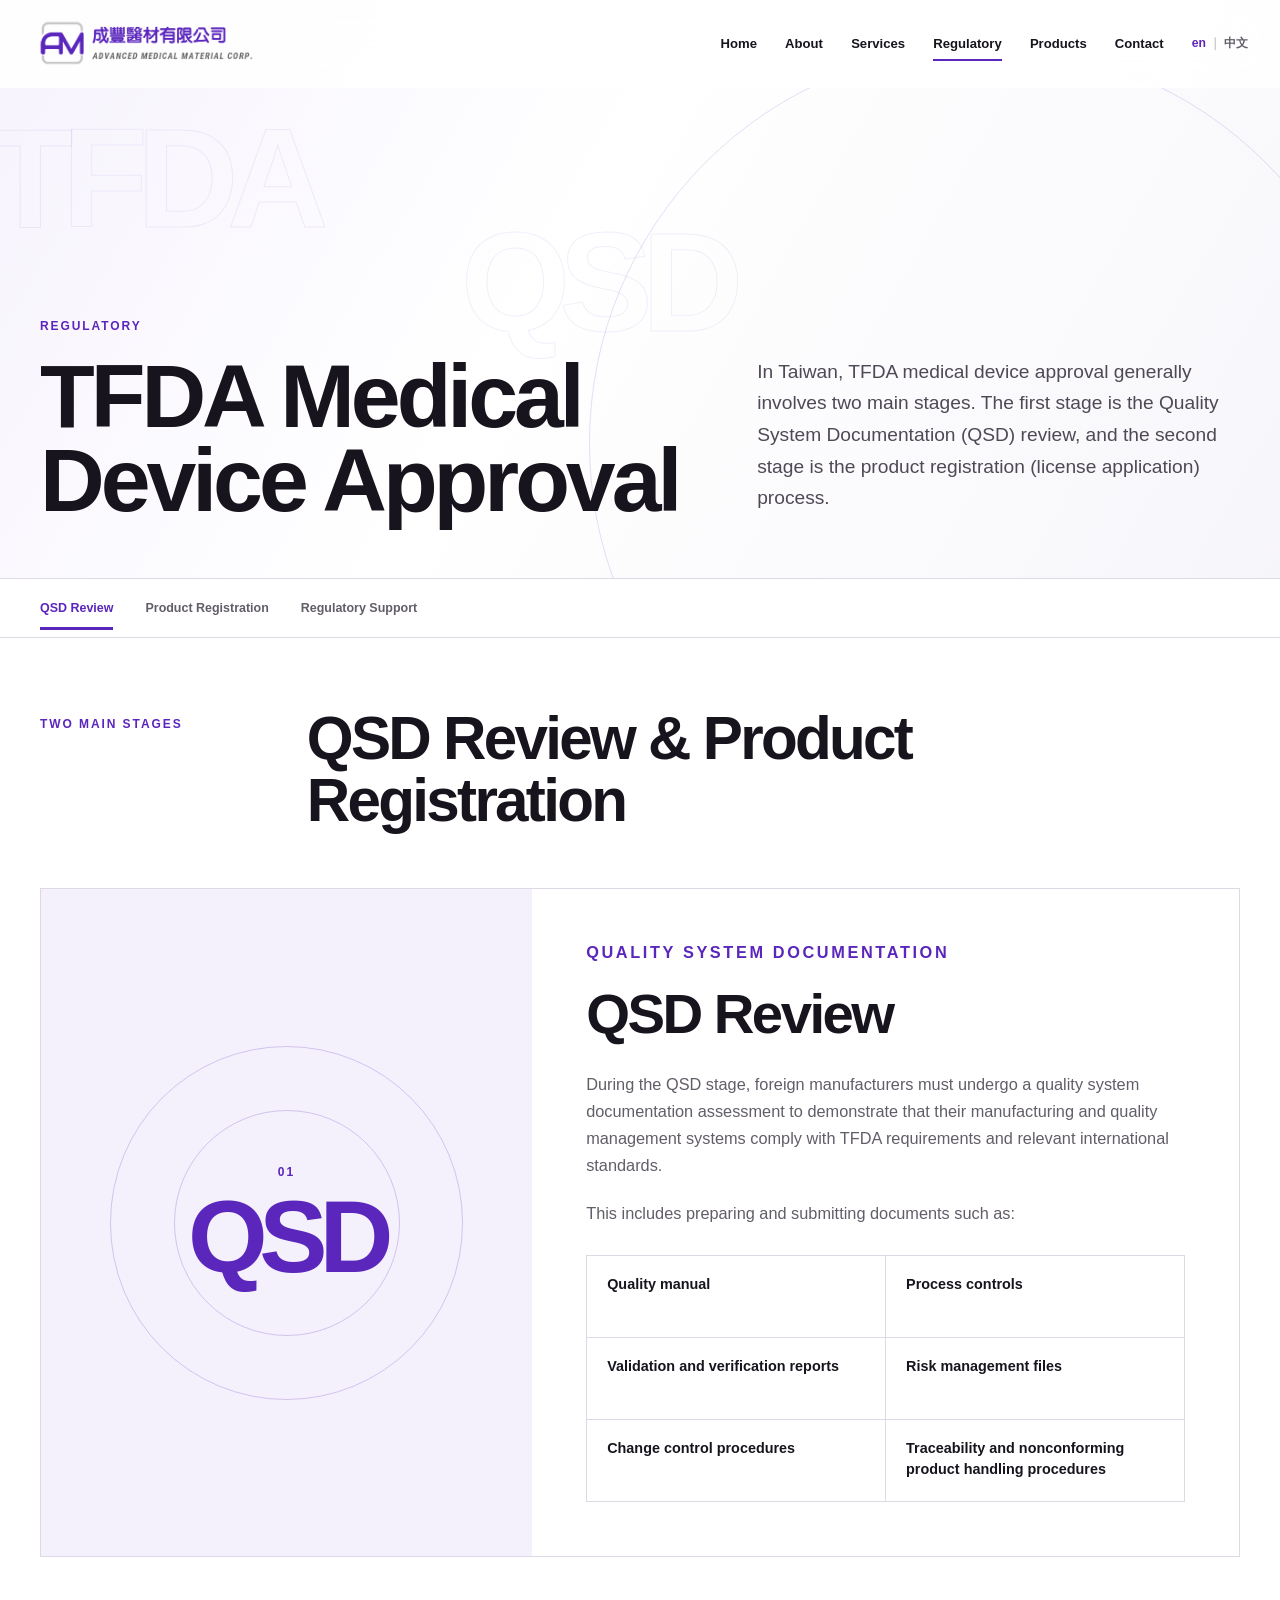
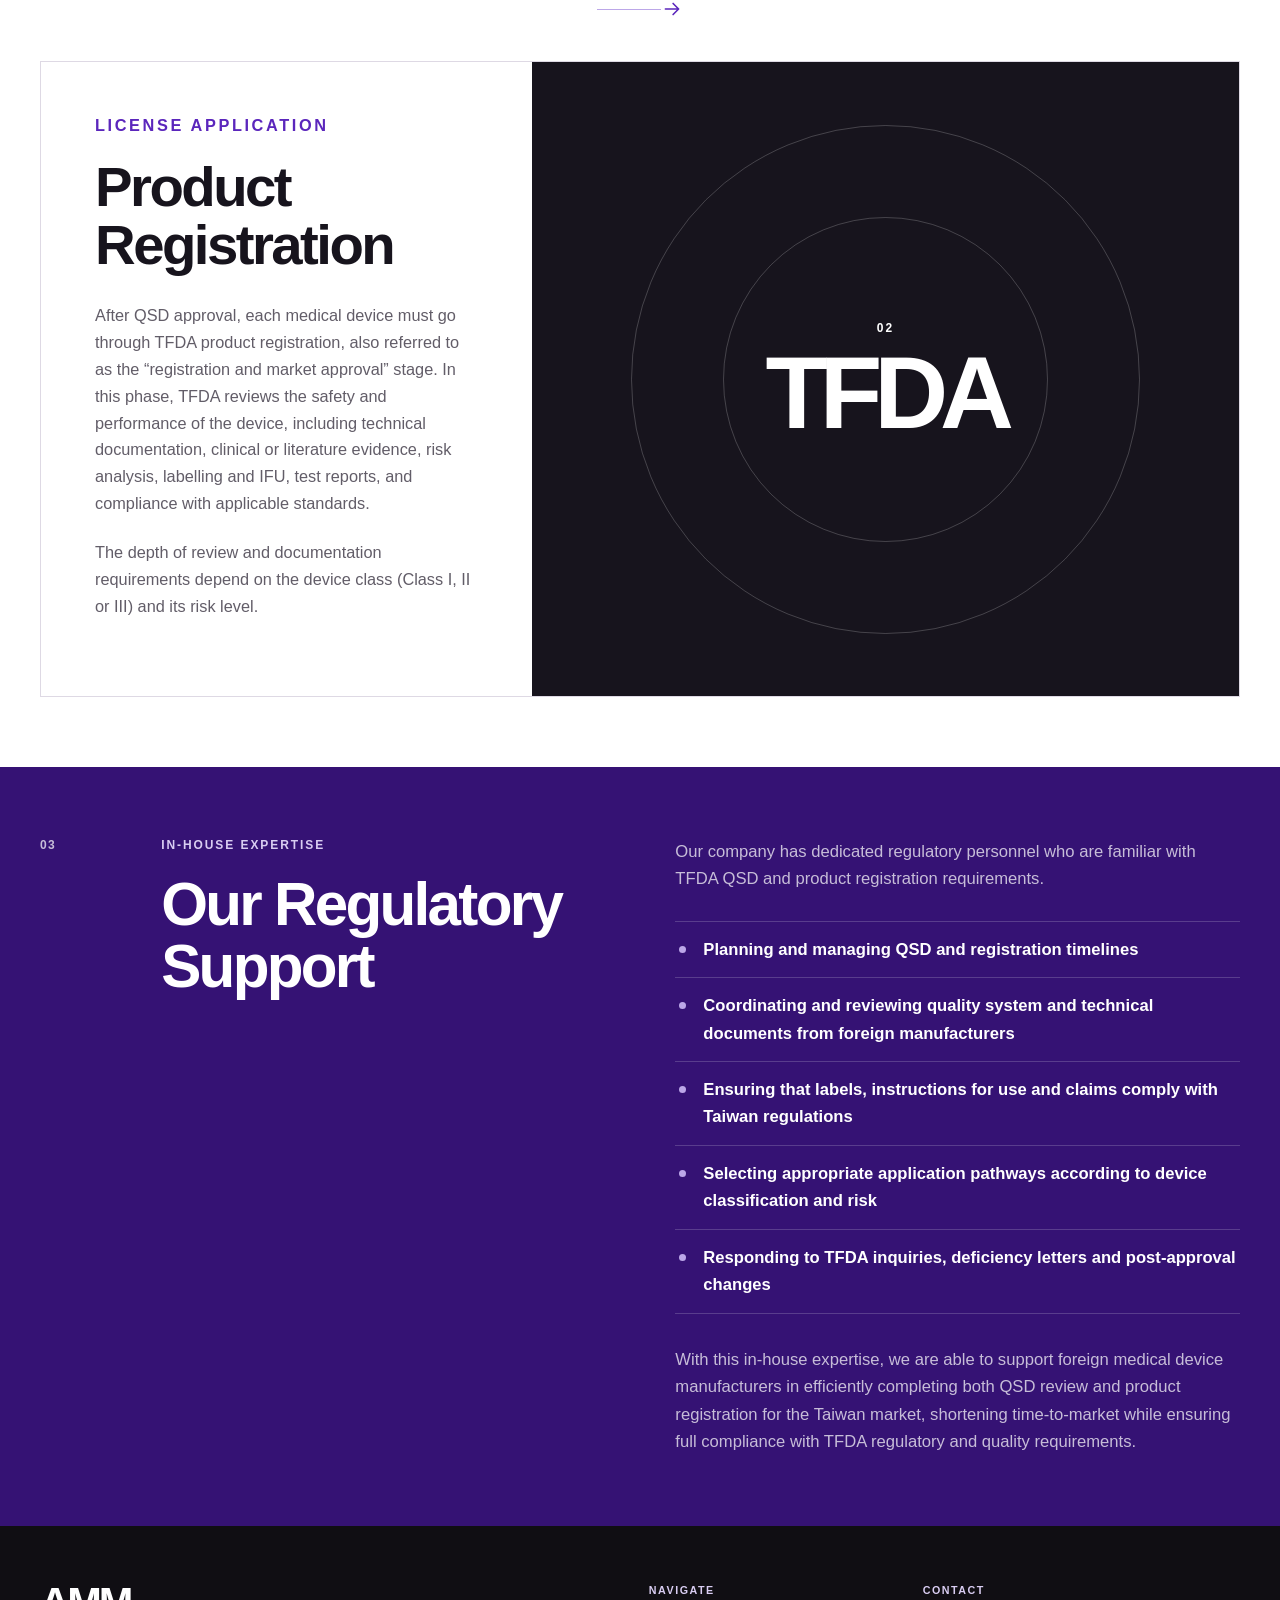
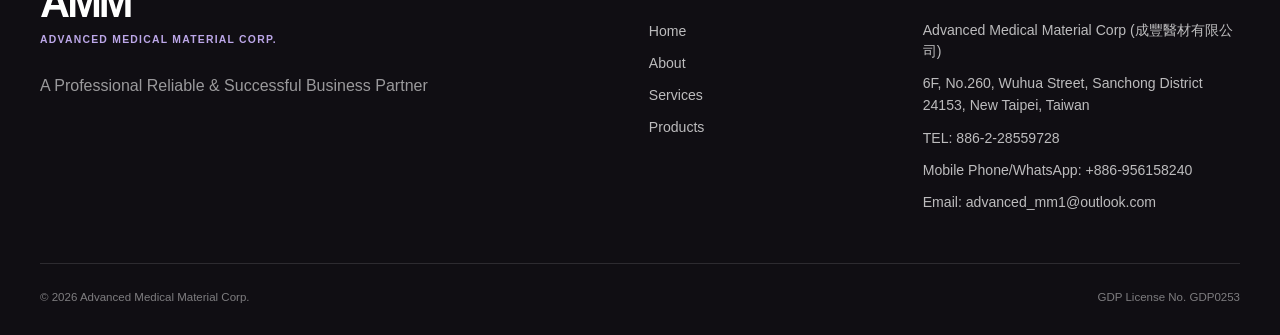
<file: site/regulatory.html>
<!doctype html>
<html lang="en">
  <head>
    <meta charset="UTF-8" />
    <meta name="viewport" content="width=device-width, initial-scale=1" />
    <meta
      name="description"
      content="TFDA QSD review and medical device product registration support from Advanced Medical Material Corp."
    />
    <title>Regulatory | Advanced Medical Material Corp.</title>
    <link rel="stylesheet" href="styles.css?v=20260724d" />
    <script src="script.js?v=20260724c" defer></script>
  </head>
  <body class="regulatory-page compact-site">
    <a class="skip-link" href="#main-content">Skip to content</a>

    <header class="site-header" data-header>
      <div class="header-inner">
        <a class="brand" href="index.html" aria-label="AMM home">
          <img src="assets/amm-logo-v2.png" alt="Advanced Medical Material Corp." width="500" height="119" />
        </a>

        <button
          class="menu-toggle"
          type="button"
          aria-expanded="false"
          aria-controls="primary-navigation"
          data-menu-toggle
        >
          <span data-i18n="nav-menu">Menu</span>
          <span class="menu-icon" aria-hidden="true"><i></i><i></i></span>
        </button>

        <nav id="primary-navigation" class="primary-nav" aria-label="Primary navigation" data-navigation>
          <a href="index.html" data-i18n="nav-home">Home</a>
          <a href="about.html" data-i18n="nav-about">About</a>
          <a href="services.html" data-i18n="nav-services">Services</a>
          <a href="regulatory.html" aria-current="page" data-i18n="nav-regulatory">Regulatory</a>
          <a href="products.html" data-i18n="nav-products">Products</a>
          <a href="#contact" data-i18n="nav-contact">Contact</a>
          <button class="language-toggle" type="button" data-language-toggle aria-pressed="false" aria-label="Switch to Chinese">
            <span data-language-label="en">en</span><i aria-hidden="true">｜</i><span data-language-label="tw">中文</span>
          </button>
        </nav>
      </div>
    </header>

    <main id="main-content">
      <section class="hero inner-page-hero regulatory-hero" aria-labelledby="regulatory-title">
        <div class="hero-watermark inner-watermark" aria-hidden="true">
          <span>TFDA</span>
          <span>QSD</span>
        </div>
        <div class="content-shell inner-hero-grid">
          <div class="reveal">
            <p class="eyebrow">Regulatory</p>
            <h1 id="regulatory-title">TFDA Medical Device Approval</h1>
          </div>
          <p class="hero-lead reveal">
            In Taiwan, TFDA medical device approval generally involves two main stages. The first stage is the Quality System Documentation (QSD) review, and the second stage is the product registration (license application) process.
          </p>
        </div>
      </section>

      <nav class="anchor-nav" aria-label="Regulatory page sections">
        <div class="content-shell">
          <a href="#qsd">QSD Review</a>
          <a href="#registration">Product Registration</a>
          <a href="#support">Regulatory Support</a>
        </div>
      </nav>

      <section class="section compact-section regulatory-process" aria-labelledby="process-title">
        <div class="content-shell">
          <div class="compact-heading reveal">
            <p class="eyebrow">Two Main Stages</p>
            <h2 id="process-title">QSD Review &amp; Product Registration</h2>
          </div>

          <div class="regulatory-flow" aria-label="TFDA approval stages">
            <article id="qsd" class="regulatory-stage reveal">
              <div class="stage-visual" aria-hidden="true">
                <span>01</span>
                <strong>QSD</strong>
              </div>
              <div class="stage-copy">
                <p class="eyebrow">Quality System Documentation</p>
                <h3>QSD Review</h3>
                <p>
                  During the QSD stage, foreign manufacturers must undergo a quality system documentation assessment to demonstrate that their manufacturing and quality management systems comply with TFDA requirements and relevant international standards.
                </p>
                <p>This includes preparing and submitting documents such as:</p>
                <ul class="document-list">
                  <li>Quality manual</li>
                  <li>Process controls</li>
                  <li>Validation and verification reports</li>
                  <li>Risk management files</li>
                  <li>Change control procedures</li>
                  <li>Traceability and nonconforming product handling procedures</li>
                </ul>
              </div>
            </article>

            <div class="flow-connector" aria-hidden="true">
              <span></span>
              <svg viewBox="0 0 20 20"><path d="M4 10h11M11 5l5 5-5 5" /></svg>
            </div>

            <article id="registration" class="regulatory-stage regulatory-stage-reverse reveal">
              <div class="stage-visual stage-visual-dark" aria-hidden="true">
                <span>02</span>
                <strong>TFDA</strong>
              </div>
              <div class="stage-copy">
                <p class="eyebrow">License Application</p>
                <h3>Product Registration</h3>
                <p>
                  After QSD approval, each medical device must go through TFDA product registration, also referred to as the “registration and market approval” stage. In this phase, TFDA reviews the safety and performance of the device, including technical documentation, clinical or literature evidence, risk analysis, labelling and IFU, test reports, and compliance with applicable standards.
                </p>
                <p>
                  The depth of review and documentation requirements depend on the device class (Class I, II or III) and its risk level.
                </p>
              </div>
            </article>
          </div>
        </div>
      </section>

      <section id="support" class="section compact-section regulatory-support">
        <div class="content-shell source-story-grid">
          <div class="section-index reveal" aria-hidden="true">03</div>
          <div class="story-heading reveal">
            <p class="eyebrow eyebrow-light">In-house Expertise</p>
            <h2>Our Regulatory Support</h2>
          </div>
          <div class="source-prose reveal">
            <p>
              Our company has dedicated regulatory personnel who are familiar with TFDA QSD and product registration requirements.
            </p>
            <ul class="support-list">
              <li>Planning and managing QSD and registration timelines</li>
              <li>Coordinating and reviewing quality system and technical documents from foreign manufacturers</li>
              <li>Ensuring that labels, instructions for use and claims comply with Taiwan regulations</li>
              <li>Selecting appropriate application pathways according to device classification and risk</li>
              <li>Responding to TFDA inquiries, deficiency letters and post-approval changes</li>
            </ul>
            <p>
              With this in-house expertise, we are able to support foreign medical device manufacturers in efficiently completing both QSD review and product registration for the Taiwan market, shortening time-to-market while ensuring full compliance with TFDA regulatory and quality requirements.
            </p>
          </div>
        </div>
      </section>
    </main>

    <footer id="contact" class="site-footer compact-footer">
      <div class="content-shell footer-grid">
        <div class="footer-brand">
          <div class="footer-wordmark" aria-label="Advanced Medical Material Corp.">
            <strong>AMM</strong>
            <span>Advanced Medical Material Corp.</span>
          </div>
          <p>A Professional Reliable &amp; Successful Business Partner</p>
        </div>
        <div class="footer-links">
          <p class="footer-label">Navigate</p>
          <a href="index.html">Home</a>
          <a href="about.html">About</a>
          <a href="services.html">Services</a>
          <a href="products.html">Products</a>
        </div>
        <div class="footer-contact">
          <p class="footer-label" data-i18n="footer-contact-label">Contact</p>
          <p data-i18n="footer-company">Advanced Medical Material Corp (成豐醫材有限公司)</p>
          <p data-i18n="footer-address">6F, No.260, Wuhua Street, Sanchong District 24153, New Taipei, Taiwan</p>
          <a href="tel:+886228559728" data-i18n="footer-phone">TEL: 886-2-28559728</a>
          <a href="tel:+886956158240" data-i18n="footer-mobile">Mobile Phone/WhatsApp: +886-956158240</a>
          <a href="mailto:advanced_mm1@outlook.com" data-i18n="footer-email">Email: advanced_mm1@outlook.com</a>
        </div>
      </div>
      <div class="content-shell footer-bottom">
        <span>© <span data-year></span> Advanced Medical Material Corp.</span>
        <span>GDP License No. GDP0253</span>
      </div>
    </footer>
  </body>
</html>
</file>
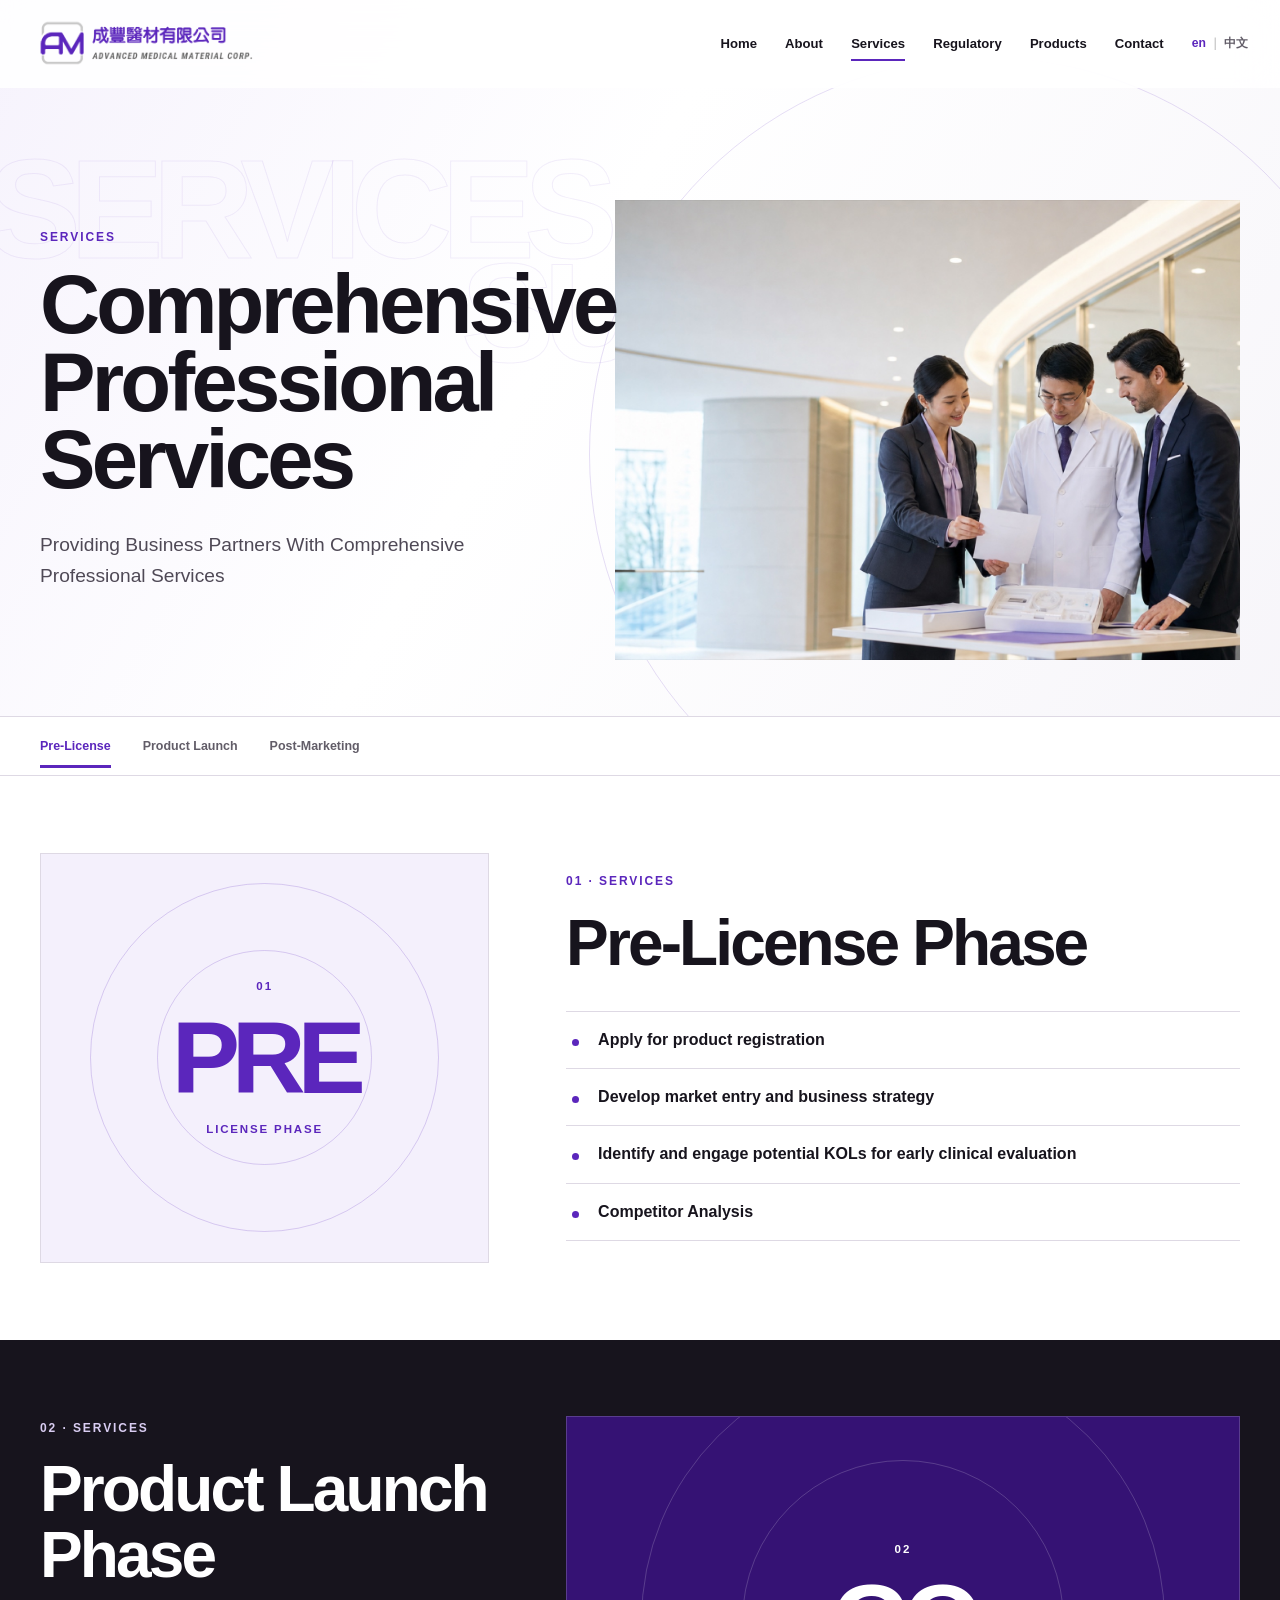
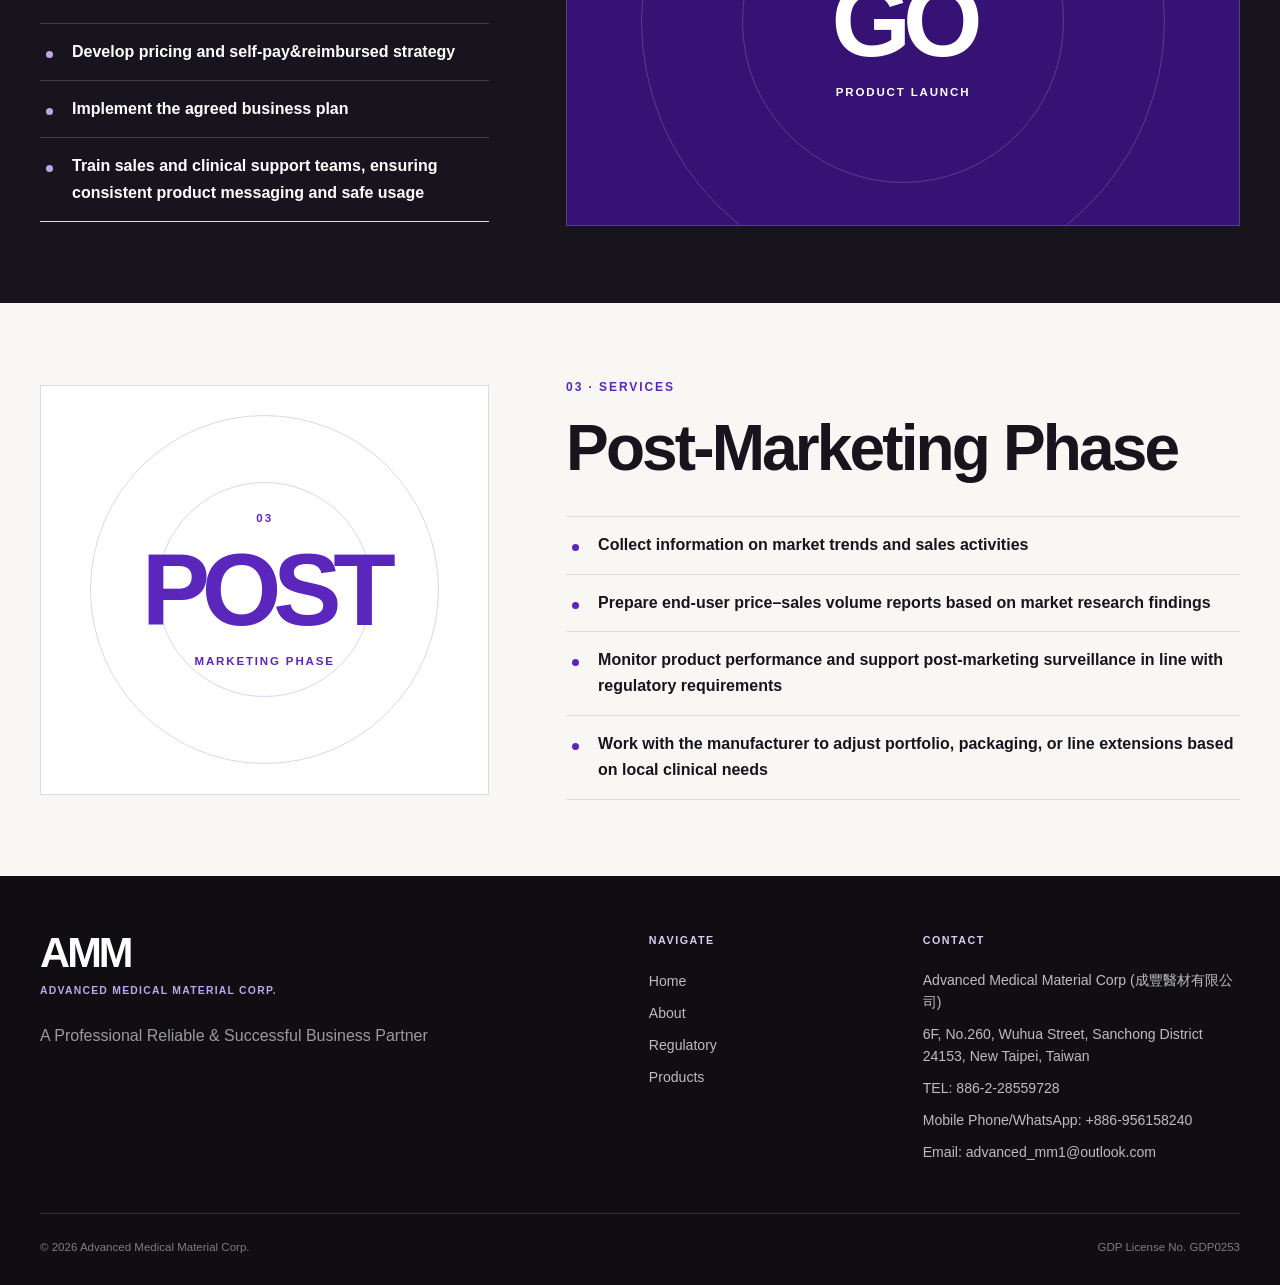
<file: site/services.html>
<!doctype html>
<html lang="en">
  <head>
    <meta charset="UTF-8" />
    <meta name="viewport" content="width=device-width, initial-scale=1" />
    <meta
      name="description"
      content="Pre-license, product launch, and post-marketing services from Advanced Medical Material Corp."
    />
    <title>Services | Advanced Medical Material Corp.</title>
    <link rel="stylesheet" href="styles.css?v=20260724d" />
    <script src="script.js?v=20260724c" defer></script>
  </head>
  <body class="services-page compact-site">
    <a class="skip-link" href="#main-content">Skip to content</a>

    <header class="site-header" data-header>
      <div class="header-inner">
        <a class="brand" href="index.html" aria-label="AMM home">
          <img src="assets/amm-logo-v2.png" alt="Advanced Medical Material Corp." width="500" height="119" />
        </a>

        <button
          class="menu-toggle"
          type="button"
          aria-expanded="false"
          aria-controls="primary-navigation"
          data-menu-toggle
        >
          <span data-i18n="nav-menu">Menu</span>
          <span class="menu-icon" aria-hidden="true"><i></i><i></i></span>
        </button>

        <nav id="primary-navigation" class="primary-nav" aria-label="Primary navigation" data-navigation>
          <a href="index.html" data-i18n="nav-home">Home</a>
          <a href="about.html" data-i18n="nav-about">About</a>
          <a href="services.html" aria-current="page" data-i18n="nav-services">Services</a>
          <a href="regulatory.html" data-i18n="nav-regulatory">Regulatory</a>
          <a href="products.html" data-i18n="nav-products">Products</a>
          <a href="#contact" data-i18n="nav-contact">Contact</a>
          <button class="language-toggle" type="button" data-language-toggle aria-pressed="false" aria-label="Switch to Chinese">
            <span data-language-label="en">en</span><i aria-hidden="true">｜</i><span data-language-label="tw">中文</span>
          </button>
        </nav>
      </div>
    </header>

    <main id="main-content">
      <section class="hero inner-page-hero services-hero" aria-labelledby="services-title">
        <div class="hero-watermark inner-watermark" aria-hidden="true">
          <span>SERVICES</span>
          <span>SUPPORT</span>
        </div>
        <div class="content-shell services-hero-grid">
          <div class="services-hero-copy reveal">
            <p class="eyebrow" data-i18n="services-eyebrow">Services</p>
            <h1 id="services-title" data-i18n="services-title">Comprehensive Professional Services</h1>
            <p class="hero-lead" data-i18n="services-lead">
              Providing Business Partners With Comprehensive Professional Services
            </p>
          </div>
          <figure class="services-hero-photo reveal">
            <img
              src="assets/scenes/medical-partnership.jpg"
              alt="Medical and business professionals reviewing a product kit in a hospital setting"
              width="1800"
              height="1126"
            />
          </figure>
        </div>
      </section>

      <nav class="anchor-nav" aria-label="Service page sections">
        <div class="content-shell">
          <a href="#pre-license" data-i18n="services-pre-nav">Pre-License</a>
          <a href="#launch" data-i18n="services-launch-nav">Product Launch</a>
          <a href="#post-marketing" data-i18n="services-post-nav">Post-Marketing</a>
        </div>
      </nav>

      <section id="pre-license" class="section service-detail service-detail-light">
        <div class="content-shell service-detail-grid">
          <div class="service-phase-visual reveal" aria-hidden="true">
            <span>01</span>
            <strong>PRE</strong>
            <small>License Phase</small>
          </div>
          <div class="service-detail-copy reveal">
            <p class="eyebrow" data-i18n="services-pre-eyebrow">01 · Services</p>
            <h2 data-i18n="services-pre-title">Pre-License Phase</h2>
            <ul class="service-source-list">
              <li data-i18n="services-pre-one">Apply for product registration</li>
              <li data-i18n="services-pre-two">Develop market entry and business strategy</li>
              <li data-i18n="services-pre-three">Identify and engage potential KOLs for early clinical evaluation</li>
              <li data-i18n="services-pre-four">Competitor Analysis</li>
            </ul>
          </div>
        </div>
      </section>

      <section id="launch" class="section service-detail service-detail-dark">
        <div class="content-shell service-detail-grid service-detail-grid-reverse">
          <div class="service-phase-visual service-phase-visual-dark reveal" aria-hidden="true">
            <span>02</span>
            <strong>GO</strong>
            <small>Product Launch</small>
          </div>
          <div class="service-detail-copy reveal">
            <p class="eyebrow eyebrow-light" data-i18n="services-launch-eyebrow">02 · Services</p>
            <h2 data-i18n="services-launch-title">Product Launch Phase</h2>
            <ul class="service-source-list service-source-list-light">
              <li data-i18n="services-launch-one">Develop pricing and self-pay&amp;reimbursed strategy</li>
              <li data-i18n="services-launch-two">Implement the agreed business plan</li>
              <li data-i18n="services-launch-three">Train sales and clinical support teams, ensuring consistent product messaging and safe usage</li>
            </ul>
          </div>
        </div>
      </section>

      <section id="post-marketing" class="section service-detail service-detail-soft">
        <div class="content-shell service-detail-grid">
          <div class="service-phase-visual service-phase-visual-soft reveal" aria-hidden="true">
            <span>03</span>
            <strong>POST</strong>
            <small>Marketing Phase</small>
          </div>
          <div class="service-detail-copy reveal">
            <p class="eyebrow" data-i18n="services-post-eyebrow">03 · Services</p>
            <h2 data-i18n="services-post-title">Post-Marketing Phase</h2>
            <ul class="service-source-list">
              <li data-i18n="services-post-one">Collect information on market trends and sales activities</li>
              <li data-i18n="services-post-two">Prepare end-user price–sales volume reports based on market research findings</li>
              <li data-i18n="services-post-three">Monitor product performance and support post-marketing surveillance in line with regulatory requirements</li>
              <li data-i18n="services-post-four">Work with the manufacturer to adjust portfolio, packaging, or line extensions based on local clinical needs</li>
            </ul>
          </div>
        </div>
      </section>
    </main>

    <footer id="contact" class="site-footer compact-footer">
      <div class="content-shell footer-grid">
        <div class="footer-brand">
          <div class="footer-wordmark" aria-label="Advanced Medical Material Corp.">
            <strong>AMM</strong>
            <span>Advanced Medical Material Corp.</span>
          </div>
          <p>A Professional Reliable &amp; Successful Business Partner</p>
        </div>
        <div class="footer-links">
          <p class="footer-label">Navigate</p>
          <a href="index.html">Home</a>
          <a href="about.html">About</a>
          <a href="regulatory.html">Regulatory</a>
          <a href="products.html">Products</a>
        </div>
        <div class="footer-contact">
          <p class="footer-label" data-i18n="footer-contact-label">Contact</p>
          <p data-i18n="footer-company">Advanced Medical Material Corp (成豐醫材有限公司)</p>
          <p data-i18n="footer-address">6F, No.260, Wuhua Street, Sanchong District 24153, New Taipei, Taiwan</p>
          <a href="tel:+886228559728" data-i18n="footer-phone">TEL: 886-2-28559728</a>
          <a href="tel:+886956158240" data-i18n="footer-mobile">Mobile Phone/WhatsApp: +886-956158240</a>
          <a href="mailto:advanced_mm1@outlook.com" data-i18n="footer-email">Email: advanced_mm1@outlook.com</a>
        </div>
      </div>
      <div class="content-shell footer-bottom">
        <span>© <span data-year></span> Advanced Medical Material Corp.</span>
        <span>GDP License No. GDP0253</span>
      </div>
    </footer>
  </body>
</html>
</file>
<file: site/styles.css>
:root {
  --brand: #5b26bc;
  --brand-deep: #351274;
  --brand-soft: #bca7e8;
  --brand-pale: #f4f0fc;
  --silver: #c7c7c7;
  --ink: #17141d;
  --muted: #625d68;
  --line: #ded9e4;
  --surface: #ffffff;
  --surface-soft: #f8f7f4;
  --container: 1240px;
  --header-height: 88px;
  --ease: cubic-bezier(0.22, 1, 0.36, 1);
}

*,
*::before,
*::after {
  box-sizing: border-box;
}

html {
  scroll-behavior: smooth;
  scroll-padding-top: calc(var(--header-height) + 40px);
}

body {
  margin: 0;
  overflow-x: hidden;
  background: var(--surface);
  color: var(--ink);
  font-family: "Inter Tight", "Aptos", "Helvetica Neue", Arial, sans-serif;
  font-size: 16px;
  line-height: 1.65;
  text-rendering: optimizeLegibility;
  -webkit-font-smoothing: antialiased;
}

body.menu-open {
  overflow: hidden;
}

img,
svg {
  display: block;
  max-width: 100%;
}

a {
  color: inherit;
  text-decoration: none;
}

button,
a {
  -webkit-tap-highlight-color: transparent;
}

button {
  color: inherit;
  font: inherit;
}

:focus-visible {
  outline: 3px solid var(--brand-soft);
  outline-offset: 4px;
}

h1,
h2,
h3,
p {
  margin-top: 0;
}

h1,
h2,
h3 {
  line-height: 1.03;
  letter-spacing: -0.045em;
}

p {
  color: var(--muted);
}

.skip-link {
  position: fixed;
  z-index: 1000;
  top: 12px;
  left: 12px;
  padding: 10px 16px;
  transform: translateY(-150%);
  border-radius: 999px;
  background: var(--ink);
  color: #fff;
  transition: transform 180ms ease;
}

.skip-link:focus {
  transform: translateY(0);
}

.content-shell {
  width: min(calc(100% - 80px), var(--container));
  margin-inline: auto;
}

.section {
  position: relative;
  padding-block: clamp(96px, 10vw, 160px);
}

.eyebrow {
  margin-bottom: 22px;
  color: var(--brand);
  font-size: 0.75rem;
  font-weight: 750;
  letter-spacing: 0.16em;
  line-height: 1.2;
  text-transform: uppercase;
}

.eyebrow-light {
  color: #d9cdf2;
}

.lead-copy {
  color: var(--ink);
  font-size: clamp(1.2rem, 2vw, 1.55rem);
  font-weight: 560;
  line-height: 1.5;
  letter-spacing: -0.02em;
}

.highlight {
  display: inline;
  padding-inline: 0.05em;
  background: linear-gradient(90deg, var(--brand-deep), var(--brand));
  box-decoration-break: clone;
  color: #fff;
  -webkit-box-decoration-break: clone;
}

.site-header {
  position: fixed;
  z-index: 100;
  top: 0;
  right: 0;
  left: 0;
  height: var(--header-height);
  border-bottom: 1px solid transparent;
  background: rgba(255, 255, 255, 0.86);
  backdrop-filter: blur(18px);
  transition: height 240ms ease, border-color 240ms ease, box-shadow 240ms ease;
}

.site-header.is-scrolled {
  height: 76px;
  border-color: rgba(23, 20, 29, 0.08);
  box-shadow: 0 10px 35px rgba(42, 23, 70, 0.04);
}

.header-inner {
  display: flex;
  align-items: center;
  justify-content: space-between;
  width: min(calc(100% - 64px), 1380px);
  height: 100%;
  margin-inline: auto;
  gap: 32px;
}

.brand {
  display: flex;
  align-items: center;
  flex: 0 0 auto;
  width: 176px;
  height: 64px;
  overflow: hidden;
}

.brand img {
  width: 170px;
  height: auto;
}

.primary-nav {
  display: flex;
  align-items: center;
  justify-content: flex-end;
  gap: clamp(16px, 1.7vw, 30px);
  font-size: 0.82rem;
  font-weight: 650;
}

.primary-nav > a {
  position: relative;
  display: grid;
  min-height: 44px;
  place-items: center;
  white-space: nowrap;
}

.primary-nav > a::after {
  position: absolute;
  right: 0;
  bottom: 5px;
  left: 0;
  height: 2px;
  content: "";
  transform: scaleX(0);
  transform-origin: right;
  background: var(--brand);
  transition: transform 220ms var(--ease);
}

.primary-nav > a:hover::after,
.primary-nav > a[aria-current="page"]::after {
  transform: scaleX(1);
  transform-origin: left;
}

.language-toggle {
  display: inline-flex;
  align-items: center;
  justify-content: center;
  min-height: 44px;
  padding: 0;
  border: 0;
  background: transparent;
  color: var(--muted);
  cursor: pointer;
  font-size: 0.76rem;
  font-weight: 680;
  white-space: nowrap;
  gap: 3px;
}

.language-toggle i {
  color: var(--silver);
  font-style: normal;
}

.language-toggle span {
  transition: color 180ms ease, font-weight 180ms ease;
}

body[data-language="en"] .language-toggle [data-language-label="en"],
body[data-language="tw"] .language-toggle [data-language-label="tw"] {
  color: var(--brand);
  font-weight: 800;
}

html[lang="zh-Hant"] body {
  font-family: "PingFang TC", "Noto Sans TC", "Microsoft JhengHei", "Inter Tight", "Aptos", sans-serif;
}

html[lang="zh-Hant"] body :lang(en) {
  font-family: "Inter Tight", "Aptos", "Helvetica Neue", Arial, sans-serif;
}

.menu-toggle {
  display: none;
  align-items: center;
  justify-content: center;
  min-width: 64px;
  min-height: 48px;
  padding: 0;
  border: 0;
  background: transparent;
  cursor: pointer;
  font-size: 0.75rem;
  font-weight: 700;
  gap: 10px;
}

.menu-icon {
  position: relative;
  width: 22px;
  height: 14px;
}

.menu-icon i {
  position: absolute;
  left: 0;
  width: 22px;
  height: 2px;
  background: currentColor;
  transition: transform 220ms ease, top 220ms ease;
}

.menu-icon i:first-child { top: 2px; }
.menu-icon i:last-child { top: 10px; }
.menu-toggle[aria-expanded="true"] .menu-icon i:first-child { top: 6px; transform: rotate(45deg); }
.menu-toggle[aria-expanded="true"] .menu-icon i:last-child { top: 6px; transform: rotate(-45deg); }

.hero {
  position: relative;
  isolation: isolate;
  overflow: hidden;
  background:
    linear-gradient(120deg, rgba(244, 240, 252, 0.82), rgba(255, 255, 255, 0.88) 44%, rgba(238, 235, 244, 0.48)),
    var(--surface);
}

.hero-home {
  display: flex;
  min-height: 100svh;
  padding-top: var(--header-height);
}

.hero-home::after,
.hero-about::after {
  position: absolute;
  z-index: -1;
  top: 10%;
  right: -10%;
  width: 58vw;
  height: 58vw;
  max-width: 850px;
  max-height: 850px;
  border: 1px solid rgba(91, 38, 188, 0.16);
  border-radius: 50%;
  content: "";
}

.hero-watermark {
  position: absolute;
  z-index: -1;
  top: 11%;
  left: -1vw;
  display: flex;
  flex-direction: column;
  color: transparent;
  font-size: clamp(5rem, 13vw, 13.5rem);
  font-weight: 800;
  letter-spacing: -0.08em;
  line-height: 0.74;
  opacity: 0.7;
  -webkit-text-stroke: 1px rgba(91, 38, 188, 0.11);
}

.hero-watermark span:last-child {
  margin-left: 25vw;
}

.hero-inner {
  display: grid;
  align-items: center;
  grid-template-columns: minmax(0, 1.15fr) minmax(360px, 0.85fr);
  gap: clamp(40px, 7vw, 112px);
  padding-block: 10vh 9vh;
}

.hero-copy {
  position: relative;
  z-index: 2;
  max-width: 800px;
}

.hero-copy h1,
.about-hero-inner h1 {
  margin-bottom: 34px;
  font-size: clamp(3.5rem, 7.4vw, 7.5rem);
  font-weight: 780;
  line-height: 0.94;
}

.hero-copy h1 .highlight,
.about-hero-inner h1 .highlight {
  display: table;
  margin-top: 0.13em;
}

.hero-lead {
  max-width: 690px;
  margin-bottom: 38px;
  color: #4f4956;
  font-size: clamp(1.05rem, 1.5vw, 1.28rem);
  line-height: 1.65;
}

.hero-actions {
  display: flex;
  align-items: center;
  flex-wrap: wrap;
  gap: 24px;
}

.button {
  display: inline-flex;
  align-items: center;
  justify-content: center;
  min-height: 54px;
  padding: 0 25px;
  border: 1px solid transparent;
  border-radius: 999px;
  cursor: pointer;
  font-size: 0.88rem;
  font-weight: 720;
  gap: 22px;
  transition: transform 220ms var(--ease), background 220ms ease, color 220ms ease;
}

.button svg {
  width: 20px;
  height: 20px;
  fill: none;
  stroke: currentColor;
  stroke-linecap: round;
  stroke-linejoin: round;
  stroke-width: 1.7;
  transition: transform 220ms var(--ease);
}

.button:hover {
  transform: translateY(-2px);
}

.button:hover svg {
  transform: translateX(4px);
}

.button-primary {
  background: var(--brand);
  color: #fff;
}

.button-primary:hover {
  background: var(--brand-deep);
}

.button-light {
  border-color: rgba(255,255,255,0.3);
  background: #fff;
  color: var(--brand-deep);
}

.button-light:hover {
  background: var(--brand-pale);
}

.button-large {
  min-height: 66px;
  padding-inline: 30px;
}

.text-link {
  position: relative;
  display: inline-flex;
  align-items: center;
  min-height: 44px;
  color: var(--ink);
  font-size: 0.88rem;
  font-weight: 700;
}

.text-link::after {
  position: absolute;
  right: 0;
  bottom: 6px;
  left: 0;
  height: 1px;
  content: "";
  background: currentColor;
  transition: transform 220ms var(--ease);
  transform-origin: left;
}

.text-link:hover::after {
  transform: scaleX(0.55);
}

.hero-emblem {
  position: relative;
  justify-self: center;
  width: clamp(330px, 34vw, 520px);
  aspect-ratio: 1;
}

.emblem-core {
  position: absolute;
  z-index: 3;
  inset: 24%;
  display: flex;
  align-items: center;
  justify-content: center;
  flex-direction: column;
  border: 1px solid rgba(91, 38, 188, 0.28);
  border-radius: 28%;
  background: rgba(255, 255, 255, 0.82);
  box-shadow: 0 30px 70px rgba(60, 26, 118, 0.12);
  backdrop-filter: blur(12px);
  transform: rotate(-6deg);
}

.emblem-core span {
  color: var(--brand);
  font-size: clamp(3.4rem, 7vw, 6.4rem);
  font-weight: 800;
  letter-spacing: -0.09em;
  line-height: 0.9;
}

.emblem-core small {
  margin-top: 14px;
  color: var(--muted);
  font-size: 0.62rem;
  font-weight: 700;
  letter-spacing: 0.16em;
  text-transform: uppercase;
}

.emblem-orbit {
  position: absolute;
  border: 1px solid rgba(91, 38, 188, 0.2);
  border-radius: 46% 54% 44% 56%;
}

.orbit-one { inset: 5%; transform: rotate(16deg); }
.orbit-two { inset: 13%; border-style: dashed; transform: rotate(-20deg); }

.emblem-note {
  position: absolute;
  padding: 8px 11px;
  border: 1px solid rgba(91,38,188,0.18);
  border-radius: 999px;
  background: rgba(255,255,255,0.85);
  color: var(--brand-deep);
  font-size: 0.58rem;
  font-weight: 800;
  letter-spacing: 0.13em;
}

.emblem-satellites,
.emblem-satellite {
  position: absolute;
  inset: 0;
  pointer-events: none;
}

.emblem-satellites {
  z-index: 4;
}

.emblem-satellite {
  display: block;
  transform-origin: center;
  will-change: transform;
}

.emblem-satellite .emblem-note {
  top: 2%;
  left: 50%;
  white-space: nowrap;
  will-change: transform;
}

.satellite-one {
  animation: satellite-orbit-one 34s linear infinite;
}

.satellite-two {
  animation: satellite-orbit-two 34s linear infinite;
}

.satellite-three {
  animation: satellite-orbit-three 34s linear infinite;
}

.satellite-one .emblem-note {
  animation: satellite-counter-one 34s linear infinite;
}

.satellite-two .emblem-note {
  animation: satellite-counter-two 34s linear infinite;
}

.satellite-three .emblem-note {
  animation: satellite-counter-three 34s linear infinite;
}

.scroll-cue {
  position: absolute;
  z-index: 3;
  bottom: 24px;
  left: 50%;
  display: flex;
  align-items: center;
  flex-direction: column;
  min-width: 48px;
  min-height: 56px;
  transform: translateX(-50%);
  color: var(--muted);
  font-size: 0.62rem;
  font-weight: 700;
  letter-spacing: 0.14em;
  text-transform: uppercase;
  gap: 8px;
}

.scroll-cue i {
  width: 1px;
  height: 25px;
  background: var(--brand);
}

.intro-grid,
.story-grid {
  display: grid;
  grid-template-columns: 70px minmax(0, 0.95fr) minmax(360px, 0.75fr);
  gap: clamp(32px, 5vw, 82px);
}

.section-index {
  align-self: start;
  padding-top: 0;
  color: var(--brand);
  font-size: 0.75rem;
  font-weight: 750;
  letter-spacing: 0.12em;
  line-height: 1.2;
}

.intro-heading h2,
.story-heading h2,
.section-heading-row h2,
.market-copy h2,
.case-title h2,
.values-heading h2,
.organization-intro h2,
.proof-intro h2,
.cta-inner h2 {
  margin-bottom: 0;
  font-size: clamp(2.75rem, 5.2vw, 5.6rem);
  font-weight: 750;
}

.intro-copy,
.story-copy {
  align-self: end;
  max-width: 620px;
}

.intro-copy p:last-of-type {
  margin-bottom: 24px;
}

.visual-ribbon {
  display: grid;
  grid-template-columns: repeat(3, 1fr);
}

.visual-panel {
  position: relative;
  display: flex;
  min-height: 520px;
  padding: clamp(38px, 5vw, 72px);
  justify-content: flex-end;
  flex-direction: column;
  overflow: hidden;
}

.visual-panel h3 {
  position: relative;
  z-index: 2;
  margin-bottom: 16px;
  font-size: clamp(2rem, 3vw, 3.2rem);
  font-weight: 730;
}

.visual-panel p {
  position: relative;
  z-index: 2;
  max-width: 440px;
  margin-bottom: 0;
}

.visual-purple {
  background: var(--brand);
  color: #fff;
}

.visual-purple p,
.visual-dark p { color: rgba(255,255,255,0.76); }

.visual-light { background: var(--brand-pale); }
.visual-dark { background: var(--ink); color: #fff; }

.panel-number {
  position: absolute;
  top: 36px;
  left: 40px;
  font-size: 0.75rem;
  font-weight: 700;
  letter-spacing: 0.14em;
}

.line-graphic,
.circle-graphic,
.growth-graphic {
  position: absolute;
  top: 7%;
  right: 5%;
  left: 5%;
  height: 52%;
}

.line-graphic i {
  position: absolute;
  display: block;
  height: 1px;
  background: rgba(255,255,255,0.45);
  transform-origin: left;
}

.line-graphic i:nth-child(1) { top: 25%; left: 10%; width: 65%; transform: rotate(18deg); }
.line-graphic i:nth-child(2) { top: 62%; left: 24%; width: 65%; transform: rotate(-24deg); }
.line-graphic i:nth-child(3) { top: 12%; right: 20%; width: 1px; height: 88%; }

.circle-graphic i {
  position: absolute;
  display: block;
  border: 1px solid rgba(91,38,188,0.3);
  border-radius: 50%;
}

.circle-graphic i:first-child { top: 4%; left: 12%; width: 210px; height: 210px; }
.circle-graphic i:last-child { top: 28%; right: 4%; width: 155px; height: 155px; background: var(--brand-soft); opacity: 0.5; }

.growth-graphic {
  display: flex;
  align-items: end;
  padding: 10%;
  gap: 9%;
}

.growth-graphic i {
  display: block;
  flex: 1;
  border-radius: 8px 8px 0 0;
  background: linear-gradient(to top, var(--brand), var(--brand-soft));
}

.growth-graphic i:nth-child(1) { height: 25%; }
.growth-graphic i:nth-child(2) { height: 42%; }
.growth-graphic i:nth-child(3) { height: 65%; }
.growth-graphic i:nth-child(4) { height: 88%; }

.section-services {
  background: var(--surface-soft);
}

.section-heading-row {
  display: grid;
  align-items: end;
  grid-template-columns: minmax(0, 1.25fr) minmax(300px, 0.55fr);
  margin-bottom: clamp(64px, 8vw, 112px);
  gap: 70px;
}

.section-heading-row > p {
  max-width: 480px;
  margin-bottom: 0;
  font-size: 1.05rem;
}

.lifecycle-grid {
  display: grid;
  grid-template-columns: repeat(3, 1fr);
  border-top: 1px solid var(--line);
  border-bottom: 1px solid var(--line);
}

.phase-card {
  min-height: 440px;
  padding: 40px clamp(26px, 3vw, 46px) 46px;
  border-right: 1px solid var(--line);
}

.phase-card:last-child { border-right: 0; }

.phase-featured {
  background: var(--brand);
  color: #fff;
}

.phase-topline {
  display: flex;
  align-items: center;
  justify-content: space-between;
  margin-bottom: 82px;
}

.phase-topline span {
  color: var(--brand);
  font-size: 2.6rem;
  font-weight: 300;
}

.phase-topline small {
  font-size: 0.62rem;
  font-weight: 750;
  letter-spacing: 0.14em;
}

.phase-featured .phase-topline span,
.phase-featured .phase-topline small { color: #fff; }

.phase-card h3 {
  margin-bottom: 24px;
  font-size: clamp(1.9rem, 3vw, 2.8rem);
  font-weight: 720;
}

.phase-card ul {
  margin: 0;
  padding: 0;
  list-style: none;
}

.phase-card li {
  position: relative;
  padding: 10px 0 10px 22px;
  border-top: 1px solid var(--line);
  color: var(--muted);
}

.phase-card li::before {
  position: absolute;
  top: 19px;
  left: 2px;
  width: 6px;
  height: 6px;
  border-radius: 50%;
  background: var(--brand);
  content: "";
}

.phase-featured li {
  border-color: rgba(255,255,255,0.25);
  color: rgba(255,255,255,0.84);
}

.phase-featured li::before { background: #fff; }

.section-proof {
  overflow: hidden;
  background: var(--brand-deep);
  color: #fff;
}

.proof-watermark {
  position: absolute;
  top: -0.27em;
  right: -0.04em;
  color: transparent;
  font-size: clamp(8rem, 24vw, 23rem);
  font-weight: 800;
  letter-spacing: -0.08em;
  line-height: 1;
  opacity: 0.2;
  -webkit-text-stroke: 1px #fff;
}

.proof-intro {
  position: relative;
  max-width: 840px;
  margin-bottom: 90px;
}

.stats-grid {
  position: relative;
  display: grid;
  grid-template-columns: repeat(4, 1fr);
  border-top: 1px solid rgba(255,255,255,0.25);
}

.stat {
  min-height: 220px;
  padding: 34px 24px 24px 0;
  border-right: 1px solid rgba(255,255,255,0.25);
}

.stat:not(:first-child) { padding-left: 30px; }
.stat:last-child { border-right: 0; }

.stat-value {
  display: block;
  margin-bottom: 34px;
  font-size: clamp(2.6rem, 5vw, 5.3rem);
  font-weight: 720;
  letter-spacing: -0.06em;
  line-height: 1;
}

.stat p {
  max-width: 230px;
  margin-bottom: 0;
  color: rgba(255,255,255,0.72);
  font-size: 0.88rem;
}

.data-note {
  margin: 28px 0 0;
  color: rgba(255,255,255,0.48);
  font-size: 0.72rem;
}

.market-grid {
  display: grid;
  align-items: center;
  grid-template-columns: minmax(360px, 0.8fr) minmax(0, 1fr);
  gap: clamp(60px, 10vw, 150px);
}

.market-map {
  position: relative;
  min-height: 680px;
  overflow: hidden;
  border-radius: 280px 280px 28px 28px;
  background:
    linear-gradient(rgba(91,38,188,0.08) 1px, transparent 1px),
    linear-gradient(90deg, rgba(91,38,188,0.08) 1px, transparent 1px),
    var(--brand-pale);
  background-size: 36px 36px;
}

.market-map svg {
  position: absolute;
  inset: 10% 14%;
  width: 72%;
  height: 80%;
  overflow: visible;
}

.market-map path:not(.map-line) {
  fill: rgba(91,38,188,0.08);
  stroke: var(--brand);
  stroke-width: 2;
}

.market-map circle { fill: var(--brand); }
.market-map .map-line { fill: none; stroke: rgba(91,38,188,0.45); stroke-width: 1; }

.map-label {
  position: absolute;
  z-index: 2;
  bottom: 28px;
  left: 34px;
  color: var(--brand);
  font-size: 0.72rem;
  font-weight: 800;
  letter-spacing: 0.18em;
}

.market-copy h2 {
  margin-bottom: 34px;
}

.market-copy .lead-copy {
  max-width: 650px;
}

.market-points {
  margin-block: 44px 24px;
  border-top: 1px solid var(--line);
}

.market-points div {
  display: grid;
  align-items: center;
  grid-template-columns: 52px 1fr;
  padding-block: 18px;
  border-bottom: 1px solid var(--line);
}

.market-points span {
  color: var(--brand);
  font-size: 0.72rem;
  font-weight: 720;
}

.market-points p {
  margin: 0;
  color: var(--ink);
  font-weight: 600;
}

.section-case {
  background: var(--surface-soft);
}

.case-grid {
  display: grid;
  grid-template-columns: minmax(280px, 0.6fr) minmax(0, 1.4fr);
  gap: clamp(50px, 8vw, 120px);
}

.case-title h2 {
  font-size: clamp(2.6rem, 4.5vw, 4.7rem);
}

.case-card {
  min-height: 620px;
  padding: clamp(36px, 5vw, 70px);
  border-radius: 0 170px 0 0;
  background: var(--brand);
  color: #fff;
}

.case-card-top {
  display: flex;
  align-items: center;
  justify-content: space-between;
  margin-bottom: 82px;
  padding-bottom: 20px;
  border-bottom: 1px solid rgba(255,255,255,0.28);
  gap: 24px;
}

.case-card-top span {
  font-weight: 720;
}

.case-card-top small {
  font-size: 0.65rem;
  letter-spacing: 0.14em;
}

.case-journey {
  margin-bottom: 65px;
}

.case-journey div {
  display: grid;
  grid-template-columns: 110px 1fr;
  gap: 26px;
}

.case-journey span {
  padding-top: 5px;
  color: #d9cdf2;
  font-size: 0.67rem;
  font-weight: 780;
  letter-spacing: 0.14em;
  text-transform: uppercase;
}

.case-journey p {
  margin: 0;
  color: #fff;
  font-size: clamp(1.1rem, 1.8vw, 1.45rem);
  font-weight: 560;
  line-height: 1.45;
}

.case-journey i {
  display: block;
  width: 1px;
  height: 38px;
  margin: 12px 0 12px 54px;
  background: rgba(255,255,255,0.35);
}

.section-cta {
  padding-block: clamp(80px, 9vw, 128px);
  background: var(--brand);
  color: #fff;
}

.cta-inner {
  display: flex;
  align-items: center;
  justify-content: space-between;
  gap: 50px;
}

.cta-inner h2 {
  max-width: 890px;
}

.site-footer {
  padding: 88px 0 28px;
  background: #100e13;
  color: #fff;
}

.footer-grid {
  display: grid;
  grid-template-columns: 1.5fr 0.55fr 0.9fr;
  padding-bottom: 70px;
  gap: 80px;
}

.footer-wordmark {
  display: flex;
  align-items: flex-start;
  flex-direction: column;
  margin-bottom: 24px;
}

.footer-wordmark strong {
  color: #fff;
  font-size: 2.6rem;
  font-weight: 800;
  letter-spacing: -0.07em;
  line-height: 1;
}

.footer-wordmark span {
  margin-top: 8px;
  color: var(--brand-soft);
  font-size: 0.65rem;
  font-weight: 730;
  letter-spacing: 0.12em;
  text-transform: uppercase;
}

.footer-brand p {
  max-width: 430px;
  color: rgba(255,255,255,0.58);
}

.footer-links,
.footer-contact {
  display: flex;
  align-items: flex-start;
  flex-direction: column;
}

.footer-links a,
.footer-contact a,
.footer-contact > p:not(.footer-label) {
  min-height: 32px;
  margin: 0;
  color: rgba(255,255,255,0.72);
  font-size: 0.88rem;
}

.footer-contact > p:not(.footer-label) {
  margin-bottom: 10px;
  line-height: 1.55;
}

.footer-links a:hover,
.footer-contact a:hover { color: #fff; }

.footer-label {
  margin-bottom: 20px;
  color: #d9cdf2;
  font-size: 0.67rem;
  font-weight: 760;
  letter-spacing: 0.14em;
  text-transform: uppercase;
}

.footer-bottom {
  display: flex;
  justify-content: space-between;
  padding-top: 24px;
  border-top: 1px solid rgba(255,255,255,0.12);
  color: rgba(255,255,255,0.46);
  font-size: 0.72rem;
}

/* About */
.hero-about {
  display: flex;
  min-height: 82svh;
  padding-top: var(--header-height);
}

.hero-watermark-about {
  top: 18%;
  left: -3vw;
  font-size: clamp(5rem, 12vw, 12rem);
}

.about-hero-inner {
  display: flex;
  justify-content: center;
  flex-direction: column;
  padding-block: 12vh 8vh;
}

.about-hero-inner h1 {
  max-width: 1100px;
}

.about-hero-inner .hero-lead {
  max-width: 660px;
  margin: 10px 0 0 auto;
}

.anchor-nav {
  position: sticky;
  z-index: 40;
  top: 76px;
  border-top: 1px solid var(--line);
  border-bottom: 1px solid var(--line);
  background: rgba(255,255,255,0.92);
  backdrop-filter: blur(14px);
  scrollbar-width: none;
}

.anchor-nav::-webkit-scrollbar { display: none; }

.anchor-nav .content-shell {
  display: flex;
  align-items: center;
  min-height: 68px;
  gap: 40px;
}

.anchor-nav a {
  display: grid;
  min-height: 44px;
  place-items: center;
  position: relative;
  color: var(--muted);
  font-size: 0.78rem;
  font-weight: 700;
  transition: color 180ms ease;
}

.anchor-nav a::after {
  position: absolute;
  right: 0;
  bottom: 0;
  left: 0;
  height: 3px;
  background: var(--brand);
  content: "";
  transform: scaleX(0);
  transform-origin: center;
  transition: transform 180ms ease;
}

.anchor-nav a:hover,
.anchor-nav a.is-active,
.anchor-nav a[aria-current="location"] {
  color: var(--brand);
}

.anchor-nav a.is-active::after,
.anchor-nav a[aria-current="location"]::after {
  transform: scaleX(1);
}

.story-grid {
  margin-bottom: 90px;
}

.story-copy p:not(.lead-copy) {
  max-width: 580px;
}

.story-visual-grid {
  display: grid;
  align-items: stretch;
  grid-template-columns: minmax(0, 1.2fr) minmax(360px, 0.8fr);
  min-height: 600px;
  gap: 24px;
}

.image-placeholder {
  position: relative;
  display: flex;
  justify-content: flex-end;
  flex-direction: column;
  min-height: 600px;
  padding: 40px;
  overflow: hidden;
  background: var(--brand-pale);
}

.placeholder-grid {
  position: absolute;
  inset: 0;
  background:
    linear-gradient(rgba(91,38,188,0.1) 1px, transparent 1px),
    linear-gradient(90deg, rgba(91,38,188,0.1) 1px, transparent 1px);
  background-size: 42px 42px;
}

.placeholder-orbit {
  position: absolute;
  top: 8%;
  right: 8%;
  width: 62%;
  aspect-ratio: 1;
  border: 1px solid rgba(91,38,188,0.32);
  border-radius: 47% 53% 42% 58%;
  transform: rotate(18deg);
}

.placeholder-orbit::after {
  position: absolute;
  inset: 18%;
  border: 1px dashed rgba(91,38,188,0.32);
  border-radius: inherit;
  content: "";
  transform: rotate(-33deg);
}

.image-placeholder > span,
.image-placeholder > p {
  position: relative;
  z-index: 2;
}

.image-placeholder > span {
  color: var(--brand);
  font-size: 0.7rem;
  font-weight: 800;
  letter-spacing: 0.16em;
}

.image-placeholder > p {
  margin: 8px 0 0;
  color: var(--ink);
  font-size: clamp(1.8rem, 3vw, 3.1rem);
  font-weight: 700;
  letter-spacing: -0.04em;
}

.story-quote {
  position: relative;
  display: flex;
  justify-content: flex-end;
  flex-direction: column;
  margin: 0;
  padding: 50px;
  border-radius: 0 150px 0 0;
  background: var(--brand);
  color: #fff;
}

.story-quote > span {
  position: absolute;
  top: 20px;
  left: 38px;
  color: var(--brand-soft);
  font-family: Georgia, serif;
  font-size: 8rem;
  line-height: 1;
}

.story-quote p {
  position: relative;
  z-index: 2;
  margin: 0;
  color: #fff;
  font-size: clamp(1.6rem, 3vw, 3rem);
  font-weight: 650;
  line-height: 1.18;
  letter-spacing: -0.035em;
}

.section-shaping {
  overflow: hidden;
  background: var(--ink);
  color: #fff;
}

.section-shaping::after {
  position: absolute;
  top: -40%;
  right: -10%;
  width: 60vw;
  height: 60vw;
  border: 1px solid rgba(188,167,232,0.24);
  border-radius: 50%;
  content: "";
}

.shaping-grid {
  position: relative;
  z-index: 2;
  display: grid;
  grid-template-columns: 120px minmax(0, 1.25fr) minmax(330px, 0.65fr);
  gap: clamp(32px, 6vw, 90px);
}

.shaping-grid h2 {
  margin: 0;
  font-size: clamp(2.7rem, 5.5vw, 5.8rem);
  font-weight: 730;
}

.shaping-copy {
  align-self: end;
}

.shaping-copy p {
  color: rgba(255,255,255,0.66);
}

.section-milestones {
  background: var(--surface-soft);
}

.timeline {
  position: relative;
  display: grid;
  grid-template-columns: repeat(5, 1fr);
  margin: 0;
  padding: 0;
  list-style: none;
}

.timeline::before {
  position: absolute;
  top: 78px;
  right: 0;
  left: 0;
  height: 1px;
  background: var(--line);
  content: "";
}

.timeline li {
  position: relative;
  padding: 0 25px 0 0;
}

.timeline li::before {
  position: absolute;
  z-index: 2;
  top: 70px;
  left: 0;
  width: 17px;
  height: 17px;
  border: 5px solid var(--surface-soft);
  border-radius: 50%;
  background: var(--brand);
  box-shadow: 0 0 0 1px var(--brand);
  content: "";
}

.timeline-year {
  display: block;
  margin-bottom: 64px;
  color: var(--brand);
  font-size: clamp(2rem, 3vw, 3.25rem);
  font-weight: 730;
  letter-spacing: -0.05em;
}

.timeline small {
  color: var(--muted);
  font-size: 0.62rem;
  font-weight: 760;
  letter-spacing: 0.13em;
}

.timeline h3 {
  min-height: 2.2em;
  margin: 12px 0 16px;
  font-size: 1.35rem;
  letter-spacing: -0.03em;
  line-height: 1.1;
}

.timeline p {
  font-size: 0.84rem;
  line-height: 1.6;
}

.values-grid {
  display: grid;
  grid-template-columns: minmax(280px, 0.7fr) minmax(0, 1.3fr);
  gap: clamp(60px, 10vw, 150px);
}

.values-heading {
  position: sticky;
  top: 180px;
  align-self: start;
}

.values-heading h2 {
  margin-bottom: 28px;
}

.values-heading > p:last-child {
  max-width: 420px;
}

.value-cards {
  border-top: 1px solid var(--line);
}

.value-card {
  display: grid;
  grid-template-columns: 64px 0.75fr 1.25fr;
  padding: 38px 0;
  border-bottom: 1px solid var(--line);
  gap: 28px;
}

.value-card > span {
  color: var(--brand);
  font-size: 0.72rem;
  font-weight: 750;
}

.value-card h3 {
  margin: 0;
  font-size: clamp(1.5rem, 2.3vw, 2.3rem);
  font-weight: 690;
}

.value-card p {
  margin: 0;
}

.section-organization {
  background: var(--brand-pale);
}

.organization-intro {
  display: grid;
  grid-template-columns: 160px minmax(0, 1.1fr) minmax(320px, 0.55fr);
  margin-bottom: 90px;
  gap: clamp(30px, 5vw, 78px);
}

.organization-intro .eyebrow { margin-top: 8px; }
.organization-intro > p:last-child { align-self: end; margin-bottom: 0; }

.org-chart {
  padding: clamp(38px, 6vw, 72px);
  border: 1px solid rgba(91,38,188,0.18);
  background: #fff;
}

.org-lead {
  display: flex;
  align-items: center;
  justify-content: center;
  flex-direction: column;
  width: min(330px, 100%);
  min-height: 140px;
  margin-inline: auto;
  border-radius: 0 60px 0 0;
  background: var(--brand);
  color: #fff;
}

.org-lead small,
.org-departments small {
  margin-bottom: 10px;
  font-size: 0.61rem;
  font-weight: 760;
  letter-spacing: 0.14em;
}

.org-lead strong { font-size: 1.35rem; }

.org-line {
  width: 1px;
  height: 62px;
  margin-inline: auto;
  background: var(--brand-soft);
}

.org-departments {
  position: relative;
  display: grid;
  grid-template-columns: repeat(5, 1fr);
  gap: 12px;
}

.org-departments::before {
  position: absolute;
  top: -31px;
  right: 10%;
  left: 10%;
  height: 1px;
  background: var(--brand-soft);
  content: "";
}

.org-departments > div {
  position: relative;
  display: flex;
  align-items: flex-start;
  flex-direction: column;
  min-height: 170px;
  padding: 28px 22px;
  border: 1px solid var(--line);
}

.org-departments > div::before {
  position: absolute;
  top: -31px;
  left: 50%;
  width: 1px;
  height: 31px;
  background: var(--brand-soft);
  content: "";
}

.org-departments small { color: var(--brand); }
.org-departments strong { font-size: 0.92rem; line-height: 1.35; }

.gdp-panel {
  display: grid;
  align-items: center;
  grid-template-columns: 220px minmax(0, 1fr);
  margin-top: 24px;
  padding: clamp(38px, 6vw, 70px);
  background: var(--ink);
  color: #fff;
  gap: clamp(40px, 7vw, 100px);
}

.gdp-mark {
  display: flex;
  align-items: center;
  justify-content: center;
  flex-direction: column;
  width: 190px;
  height: 190px;
  border: 1px solid rgba(255,255,255,0.3);
  border-radius: 50%;
}

.gdp-mark span {
  font-size: 3rem;
  font-weight: 760;
  letter-spacing: -0.05em;
  line-height: 1;
}

.gdp-mark small {
  margin-top: 12px;
  color: var(--brand-soft);
  font-weight: 750;
  letter-spacing: 0.18em;
}

.gdp-panel h3 {
  margin-bottom: 24px;
  font-size: clamp(2rem, 3.6vw, 3.8rem);
}

.gdp-panel p:last-child {
  max-width: 760px;
  margin-bottom: 0;
  color: rgba(255,255,255,0.65);
}

.reveal {
  opacity: 0;
  transform: translateY(24px);
  transition: opacity 620ms var(--ease), transform 620ms var(--ease);
}

.reveal.is-visible {
  opacity: 1;
  transform: translateY(0);
}

@media (max-width: 1180px) {
  :root { --header-height: 76px; }
  .header-inner { width: calc(100% - 40px); }
  .brand { width: 145px; }
  .brand img { width: 142px; }
  .primary-nav { gap: 14px; font-size: 0.74rem; }
  .language-toggle { font-size: 0.72rem; }
  .hero-inner { grid-template-columns: minmax(0, 1.15fr) minmax(300px, 0.65fr); }
  .visual-panel { min-height: 470px; padding: 38px; }
  .organization-intro { grid-template-columns: 120px 1fr; }
  .organization-intro > p:last-child { grid-column: 2; }
}

@media (max-width: 980px) {
  .content-shell { width: min(calc(100% - 48px), var(--container)); }
  .site-header { backdrop-filter: none; background: rgba(255,255,255,0.98); }
  .brand { position: relative; z-index: 102; }
  .menu-toggle { display: flex; position: relative; z-index: 102; }
  .primary-nav {
    position: fixed;
    z-index: 101;
    inset: 0;
    display: flex;
    align-items: flex-start;
    justify-content: flex-start;
    flex-direction: column;
    height: 100dvh;
    padding: 110px 28px 40px;
    overflow-y: auto;
    visibility: hidden;
    background: var(--surface);
    opacity: 0;
    pointer-events: none;
    transform: translateY(-12px);
    transition: opacity 240ms ease, transform 240ms var(--ease), visibility 240ms;
  }
  .primary-nav.is-open { visibility: visible; opacity: 1; pointer-events: auto; transform: translateY(0); }
  .primary-nav > a { min-height: 58px; font-size: clamp(1.6rem, 6vw, 2.4rem); }
  .primary-nav .language-toggle {
    align-self: flex-start;
    min-height: 48px;
    margin-top: 8px;
    font-size: 0.9rem;
  }
  .hero-inner { grid-template-columns: 1fr; padding-top: 13vh; }
  .hero-emblem { position: absolute; right: -90px; bottom: -10px; width: 390px; opacity: 0.34; }
  .hero-copy { max-width: 820px; }
  .intro-grid,
  .story-grid { grid-template-columns: 54px 1fr; }
  .intro-copy,
  .story-copy { grid-column: 2; }
  .visual-ribbon { grid-template-columns: 1fr; }
  .visual-panel { min-height: 430px; }
  .section-heading-row { grid-template-columns: 1fr; gap: 30px; }
  .lifecycle-grid { grid-template-columns: 1fr; border-bottom: 0; }
  .phase-card { min-height: auto; border-right: 0; border-bottom: 1px solid var(--line); }
  .phase-topline { margin-bottom: 48px; }
  .stats-grid { grid-template-columns: 1fr 1fr; }
  .stat:nth-child(2) { border-right: 0; }
  .stat { border-bottom: 1px solid rgba(255,255,255,0.25); }
  .market-grid { grid-template-columns: 0.72fr 1fr; gap: 50px; }
  .market-map { min-height: 570px; }
  .case-grid { grid-template-columns: 1fr; }
  .case-title { max-width: 720px; }
  .story-visual-grid { grid-template-columns: 1fr; }
  .story-quote { min-height: 460px; }
  .shaping-grid { grid-template-columns: 1fr; }
  .shaping-grid .eyebrow { margin-bottom: 0; }
  .shaping-copy { max-width: 650px; }
  .timeline { grid-template-columns: 1fr; }
  .timeline::before { top: 0; right: auto; bottom: 0; left: 8px; width: 1px; height: auto; }
  .timeline li { display: grid; grid-template-columns: 120px 1fr; padding: 0 0 48px 42px; }
  .timeline li::before { top: 8px; left: 0; }
  .timeline-year { margin: 0; }
  .timeline h3 { min-height: 0; }
  .values-grid { grid-template-columns: 1fr; }
  .values-heading { position: static; }
  .organization-intro { grid-template-columns: 1fr; }
  .organization-intro > p:last-child { grid-column: auto; max-width: 650px; }
  .org-departments { grid-template-columns: repeat(2, 1fr); }
  .org-departments::before,
  .org-departments > div::before { display: none; }
  .gdp-panel { grid-template-columns: 180px 1fr; }
  .gdp-mark { width: 160px; height: 160px; }
}

@media (max-width: 720px) {
  :root { --header-height: 70px; }
  .content-shell { width: calc(100% - 40px); }
  .header-inner { width: calc(100% - 28px); }
  .brand { width: 132px; height: 54px; }
  .brand img { width: 130px; }
  .site-header.is-scrolled { height: 70px; }
  .section { padding-block: 88px; }
  .hero-home { min-height: 880px; }
  .hero-inner { padding-top: 105px; padding-bottom: 120px; }
  .hero-copy h1,
  .about-hero-inner h1 { font-size: clamp(3.15rem, 15vw, 5rem); }
  .hero-watermark { top: 14%; font-size: 30vw; }
  .hero-watermark span:last-child { margin-left: 8vw; }
  .hero-emblem { right: -120px; bottom: 40px; width: 330px; }
  .emblem-note { display: none; }
  .scroll-cue { left: 22px; transform: none; }
  .intro-grid,
  .story-grid { grid-template-columns: 1fr; gap: 26px; }
  .intro-copy,
  .story-copy { grid-column: auto; }
  .section-index { padding: 0 0 20px; border-bottom: 1px solid var(--line); }
  .visual-panel { min-height: 420px; padding: 32px 24px; }
  .panel-number { top: 26px; left: 24px; }
  .circle-graphic i:first-child { width: 170px; height: 170px; }
  .circle-graphic i:last-child { width: 120px; height: 120px; }
  .phase-card { padding: 30px 24px 38px; }
  .stats-grid { grid-template-columns: 1fr; }
  .stat,
  .stat:not(:first-child) { min-height: 170px; padding: 28px 0; border-right: 0; }
  .stat-value { margin-bottom: 20px; }
  .market-grid { grid-template-columns: 1fr; }
  .market-map { min-height: 530px; border-radius: 190px 190px 20px 20px; }
  .case-card { min-height: auto; padding: 34px 24px; border-radius: 0 90px 0 0; }
  .case-card-top { align-items: flex-start; flex-direction: column; margin-bottom: 54px; }
  .case-journey div { grid-template-columns: 1fr; gap: 8px; }
  .case-journey i { margin-left: 0; }
  .cta-inner { align-items: flex-start; flex-direction: column; }
  .button-large { width: 100%; }
  .footer-grid { grid-template-columns: 1fr; gap: 48px; }
  .footer-bottom { flex-direction: column; gap: 8px; }
  .hero-about { min-height: 740px; }
  .about-hero-inner .hero-lead { margin-left: 0; }
  .anchor-nav {
    top: 70px;
    overflow-x: auto;
    -webkit-overflow-scrolling: touch;
  }

  .anchor-nav .content-shell {
    width: max-content;
    min-width: 100%;
    margin-inline: 0;
    padding-inline: 20px;
    gap: 28px;
  }
  .story-visual-grid { min-height: 0; }
  .image-placeholder { min-height: 470px; padding: 28px; }
  .story-quote { min-height: 420px; padding: 34px 28px; border-radius: 0 100px 0 0; }
  .timeline li { grid-template-columns: 1fr; }
  .timeline-year { margin-bottom: 18px; }
  .value-card { grid-template-columns: 42px 1fr; }
  .value-card p { grid-column: 2; }
  .org-chart { padding: 28px 20px; }
  .org-line { height: 34px; }
  .org-departments { grid-template-columns: 1fr; }
  .org-departments > div { min-height: 130px; }
  .gdp-panel { grid-template-columns: 1fr; padding: 34px 24px; }
  .gdp-mark { width: 150px; height: 150px; }
}

@media (prefers-reduced-motion: reduce) {
  html { scroll-behavior: auto; }
  *, *::before, *::after { animation-duration: 0.01ms !important; animation-iteration-count: 1 !important; transition-duration: 0.01ms !important; }
  .reveal { opacity: 1; transform: none; }
}

/* Source-aligned compact edition */
.compact-site .primary-nav {
  gap: clamp(20px, 2.2vw, 36px);
}

.compact-site .compact-section {
  padding-block: clamp(80px, 8vw, 120px);
}

.compact-hero {
  min-height: min(900px, 100svh);
}

.compact-hero .hero-copy h1 {
  max-width: 900px;
  font-size: clamp(3.25rem, 6.4vw, 6.6rem);
}

.compact-hero .hero-watermark {
  font-size: clamp(4.4rem, 10vw, 10.8rem);
}

.compact-hero .hero-watermark span:last-child {
  margin-left: 34vw;
}

.source-intro-grid,
.source-story-grid {
  display: grid;
  grid-template-columns: 70px minmax(280px, 0.82fr) minmax(360px, 1fr);
  gap: clamp(32px, 5vw, 78px);
}

.source-intro-grid .intro-heading h2,
.source-story-grid .story-heading h2,
.compact-heading h2,
.source-values-grid h2,
.compact-contact-inner h2 {
  margin: 0;
  font-size: clamp(2.45rem, 4.7vw, 5rem);
  font-weight: 750;
}

.source-intro-grid .intro-copy {
  align-self: end;
}

.source-intro-grid .lead-copy {
  font-size: clamp(1.1rem, 1.7vw, 1.35rem);
}

.compact-heading {
  display: grid;
  grid-template-columns: 190px minmax(0, 900px);
  margin-bottom: clamp(52px, 6vw, 82px);
  gap: clamp(30px, 6vw, 90px);
}

.compact-heading .eyebrow {
  margin-top: 9px;
}

.compact-lifecycle .phase-card {
  min-height: 520px;
}

.compact-lifecycle .phase-topline {
  margin-bottom: 48px;
}

.compact-lifecycle .phase-card h3 {
  font-size: clamp(1.75rem, 2.5vw, 2.35rem);
}

.section-products-source {
  background: var(--surface);
}

.product-list-grid {
  display: grid;
  grid-template-columns: repeat(2, 1fr);
  border-top: 1px solid var(--line);
  border-left: 1px solid var(--line);
}

.product-source-card {
  min-height: 360px;
  padding: clamp(30px, 4vw, 52px);
  border-right: 1px solid var(--line);
  border-bottom: 1px solid var(--line);
}

.product-source-card > span {
  display: block;
  margin-bottom: 52px;
  color: var(--brand);
  font-size: 0.72rem;
  font-weight: 750;
  letter-spacing: 0.14em;
}

.product-source-card h3 {
  max-width: 470px;
  min-height: 2.35em;
  margin-bottom: 38px;
  font-size: clamp(1.5rem, 2.4vw, 2.25rem);
  line-height: 1.12;
}

.product-source-card dl,
.product-source-card dd {
  margin: 0;
}

.product-source-card dl > div {
  display: grid;
  grid-template-columns: 150px 1fr;
  padding: 9px 0;
  border-top: 1px solid var(--line);
  gap: 20px;
}

.product-source-card dt {
  color: var(--muted);
  font-size: 0.72rem;
  font-weight: 700;
  letter-spacing: 0.08em;
  text-transform: uppercase;
}

.product-source-card dd {
  color: var(--ink);
  font-size: 0.88rem;
  font-weight: 650;
}

.compact-contact {
  padding-block: clamp(72px, 8vw, 112px);
  background: var(--brand);
  color: #fff;
}

.compact-contact-inner {
  display: grid;
  align-items: end;
  grid-template-columns: minmax(0, 1fr) auto;
  gap: 44px 70px;
}

.compact-contact-inner .eyebrow {
  grid-column: 1 / -1;
  margin-bottom: -16px;
}

.compact-contact-inner h2 {
  max-width: 980px;
  font-size: clamp(2.1rem, 4vw, 4.25rem);
  line-height: 1.08;
}

.compact-footer {
  padding-top: 72px;
}

.compact-footer .footer-grid {
  padding-bottom: 52px;
}

.compact-about-hero {
  min-height: 690px;
}

.compact-about-hero .about-hero-inner h1 {
  max-width: 1060px;
  margin-bottom: 36px;
  font-size: clamp(3.6rem, 7vw, 7rem);
}

html[lang="zh-Hant"] .compact-about-hero .about-hero-inner h1 {
  line-height: 1.12;
}

.compact-about-hero .about-hero-inner .hero-lead {
  max-width: 760px;
  margin-left: auto;
}

.source-story-section,
.source-together-section {
  background: var(--surface);
}

.source-prose {
  max-width: 760px;
  font-size: 1.04rem;
}

.source-prose p {
  margin-bottom: 22px;
}

.source-prose p:last-child {
  margin-bottom: 0;
}

.section-challenges-source {
  background: var(--ink);
  color: #fff;
}

.section-challenges-source .section-index,
.section-challenges-source .source-prose p {
  color: rgba(255,255,255,0.7);
}

.section-challenges-source .story-heading h2 {
  color: #fff;
}

.source-points {
  margin: 30px 0 0;
  padding: 0;
  list-style: none;
}

.source-points li {
  position: relative;
  padding: 15px 0 15px 28px;
  border-top: 1px solid var(--line);
  color: var(--ink);
  font-weight: 620;
}

.source-points li:last-child {
  border-bottom: 1px solid var(--line);
}

.source-points li::before {
  position: absolute;
  top: 24px;
  left: 4px;
  width: 7px;
  height: 7px;
  border-radius: 50%;
  background: var(--brand);
  content: "";
}

.compact-timeline h3 {
  min-height: 3.3em;
  font-size: 1.15rem;
  line-height: 1.25;
}

.source-values-section {
  background: var(--brand-pale);
}

.source-values-grid {
  display: grid;
  grid-template-columns: minmax(280px, 0.75fr) minmax(400px, 1fr);
  gap: clamp(50px, 10vw, 150px);
}

.source-values-grid .source-prose {
  align-self: end;
}

.section-organization-source {
  background: var(--surface-soft);
}

.source-organization-grid {
  display: grid;
  grid-template-columns: repeat(5, 1fr);
  margin-bottom: 24px;
  border-top: 1px solid var(--line);
  border-left: 1px solid var(--line);
}

.source-organization-grid > div {
  display: flex;
  align-items: flex-end;
  min-height: 170px;
  padding: 28px 22px;
  border-right: 1px solid var(--line);
  border-bottom: 1px solid var(--line);
  background: #fff;
  font-size: 0.92rem;
  font-weight: 680;
  line-height: 1.4;
}

.organization-person-card {
  display: grid;
  grid-template-rows: auto 1fr;
  min-width: 0;
  border-right: 1px solid var(--line);
  border-bottom: 1px solid var(--line);
  background: #fff;
}

.organization-person-card img {
  display: block;
  width: 100%;
  height: clamp(260px, 28vw, 340px);
  aspect-ratio: 4 / 5;
  object-fit: cover;
  object-position: center 22%;
  filter: saturate(0.9) contrast(0.98);
}

.organization-person-card > div {
  display: flex;
  align-items: flex-start;
  flex-direction: column;
  min-height: 112px;
  padding: 22px 20px;
  border-top: 1px solid var(--line);
  gap: 16px;
}

.organization-person-card span {
  color: var(--brand);
  font-size: 0.65rem;
  font-weight: 760;
  letter-spacing: 0.12em;
}

.organization-person-card h3 {
  margin: 0;
  font-size: clamp(0.92rem, 1.25vw, 1.08rem);
  line-height: 1.28;
}

.organization-unit-card {
  align-items: flex-start;
  justify-content: space-between;
  flex-direction: column;
  gap: 18px;
  text-align: left;
}

.organization-unit-card span {
  display: block;
  width: 100%;
  color: var(--brand);
  font-size: 0.65rem;
  font-weight: 760;
  letter-spacing: 0.12em;
}

.organization-unit-card h3 {
  width: 100%;
  margin: 0;
  font-size: clamp(0.92rem, 1.25vw, 1.08rem);
  line-height: 1.28;
}

.license-panel {
  display: grid;
  align-items: center;
  grid-template-columns: 200px minmax(0, 1fr);
  padding: clamp(36px, 5vw, 64px);
  background: var(--brand-deep);
  color: #fff;
  gap: clamp(40px, 7vw, 90px);
}

.license-panel .gdp-mark {
  width: 170px;
  height: 170px;
}

.license-panel h3 {
  margin-bottom: 22px;
  color: #fff;
  font-size: clamp(1.8rem, 3.2vw, 3.3rem);
}

.license-panel .source-prose p {
  color: rgba(255,255,255,0.7);
}

@media (max-width: 980px) {
  .compact-site .primary-nav { gap: 14px; }
  .source-intro-grid,
  .source-story-grid { grid-template-columns: 54px 1fr; }
  .source-intro-grid .intro-copy,
  .source-story-grid .source-prose { grid-column: 2; }
  .compact-heading { grid-template-columns: 1fr; gap: 18px; }
  .compact-heading .eyebrow { margin-top: 0; }
  .compact-lifecycle .phase-card { min-height: auto; }
  .source-organization-grid { grid-template-columns: repeat(2, 1fr); }
}

@media (max-width: 720px) {
  .compact-hero { min-height: 840px; }
  .compact-hero .hero-copy h1 { font-size: clamp(2.85rem, 13vw, 4.4rem); }
  .compact-hero .hero-watermark span:last-child { margin-left: 5vw; }
  .source-intro-grid,
  .source-story-grid { grid-template-columns: 1fr; }
  .source-intro-grid .intro-copy,
  .source-story-grid .source-prose { grid-column: auto; }
  .compact-heading { margin-bottom: 44px; }
  .product-list-grid { grid-template-columns: 1fr; }
  .product-source-card { min-height: auto; padding: 32px 24px; }
  .product-source-card > span { margin-bottom: 34px; }
  .product-source-card h3 { min-height: 0; }
  .product-source-card dl > div { grid-template-columns: 130px 1fr; }
  .compact-contact-inner { grid-template-columns: 1fr; }
  .compact-contact-inner .eyebrow { grid-column: auto; margin-bottom: -12px; }
  .compact-about-hero { min-height: 680px; }
  .compact-about-hero .about-hero-inner h1 { font-size: clamp(3rem, 14vw, 4.6rem); }
  .compact-about-hero .about-hero-inner .hero-lead { margin-left: 0; }
  .source-values-grid { grid-template-columns: 1fr; gap: 36px; }
  .source-organization-grid { grid-template-columns: 1fr; }
  .source-organization-grid > div { min-height: 112px; }
  .license-panel { grid-template-columns: 1fr; padding: 34px 24px; }
  .license-panel .gdp-mark { width: 145px; height: 145px; }
}

/* Regulatory and distributed products pages */
.section-link-row {
  display: flex;
  justify-content: flex-end;
  margin-top: 40px;
}

.inner-page-hero {
  min-height: 690px;
  padding-top: var(--header-height);
}

.inner-page-hero::after {
  position: absolute;
  z-index: -1;
  top: 8%;
  right: -8%;
  width: min(62vw, 820px);
  height: min(62vw, 820px);
  border: 1px solid rgba(91, 38, 188, 0.15);
  border-radius: 50%;
  content: "";
}

.inner-watermark {
  top: 22%;
  font-size: clamp(5rem, 11vw, 11rem);
}

.inner-watermark span:last-child {
  margin-left: 37vw;
}

.inner-hero-grid {
  display: grid;
  align-items: end;
  grid-template-columns: minmax(0, 1.15fr) minmax(360px, 0.85fr);
  min-height: 600px;
  padding-block: 150px 88px;
  gap: clamp(50px, 8vw, 120px);
}

.inner-hero-grid h1 {
  max-width: 860px;
  margin: 0;
  font-size: clamp(3.9rem, 7vw, 7.2rem);
  font-weight: 780;
  line-height: 0.93;
}

.inner-hero-grid .hero-lead {
  margin-bottom: 8px;
}

.regulatory-process {
  background: var(--surface);
}

.regulatory-flow {
  display: grid;
  gap: 28px;
}

.regulatory-stage {
  display: grid;
  align-items: stretch;
  grid-template-columns: minmax(300px, 0.82fr) minmax(0, 1.18fr);
  min-height: 560px;
  border: 1px solid var(--line);
}

.stage-visual {
  position: relative;
  display: flex;
  align-items: center;
  justify-content: center;
  flex-direction: column;
  min-height: 100%;
  overflow: hidden;
  background: var(--brand-pale);
  color: var(--brand);
}

.stage-visual::before,
.stage-visual::after {
  position: absolute;
  width: 72%;
  aspect-ratio: 1;
  border: 1px solid rgba(91, 38, 188, 0.22);
  border-radius: 50%;
  content: "";
}

.stage-visual::after {
  width: 46%;
}

.stage-visual span,
.stage-visual strong {
  position: relative;
  z-index: 1;
}

.stage-visual span {
  margin-bottom: 8px;
  font-size: 0.75rem;
  font-weight: 750;
  letter-spacing: 0.18em;
}

.stage-visual strong {
  font-size: clamp(4.4rem, 8vw, 8.5rem);
  letter-spacing: -0.08em;
  line-height: 0.9;
}

.stage-visual-dark {
  background: var(--ink);
  color: #fff;
}

.stage-visual-dark::before,
.stage-visual-dark::after {
  border-color: rgba(255, 255, 255, 0.2);
}

.stage-copy {
  padding: clamp(42px, 6vw, 76px);
}

.stage-copy h3 {
  margin-bottom: 28px;
  font-size: clamp(2.5rem, 4.4vw, 4.8rem);
}

.stage-copy > p {
  max-width: 780px;
  margin-bottom: 22px;
  font-size: 1.02rem;
}

.document-list,
.support-list {
  margin: 28px 0 0;
  padding: 0;
  list-style: none;
}

.document-list {
  display: grid;
  grid-template-columns: repeat(2, 1fr);
  border-top: 1px solid var(--line);
  border-left: 1px solid var(--line);
}

.document-list li {
  min-height: 82px;
  padding: 18px 20px;
  border-right: 1px solid var(--line);
  border-bottom: 1px solid var(--line);
  color: var(--ink);
  font-size: 0.9rem;
  font-weight: 650;
  line-height: 1.4;
}

.flow-connector {
  display: flex;
  align-items: center;
  justify-content: center;
  height: 64px;
  color: var(--brand);
}

.flow-connector span {
  width: 64px;
  height: 1px;
  background: var(--brand-soft);
}

.flow-connector svg {
  width: 22px;
  fill: none;
  stroke: currentColor;
  stroke-linecap: round;
  stroke-linejoin: round;
  stroke-width: 1.5;
}

.regulatory-stage-reverse .stage-visual {
  order: 2;
}

.regulatory-support {
  background: var(--brand-deep);
  color: #fff;
}

.regulatory-support .section-index,
.regulatory-support .source-prose p {
  color: rgba(255, 255, 255, 0.72);
}

.regulatory-support .story-heading h2 {
  color: #fff;
}

.support-list {
  margin-bottom: 32px;
}

.support-list li {
  position: relative;
  padding: 14px 0 14px 28px;
  border-top: 1px solid rgba(255, 255, 255, 0.18);
  color: #fff;
  font-weight: 620;
}

.support-list li:last-child {
  border-bottom: 1px solid rgba(255, 255, 255, 0.18);
}

.support-list li::before {
  position: absolute;
  top: 24px;
  left: 4px;
  width: 7px;
  height: 7px;
  border-radius: 50%;
  background: var(--brand-soft);
  content: "";
}

.products-hero-grid {
  grid-template-columns: 1fr;
}

.product-detail {
  padding-block: clamp(88px, 10vw, 148px);
  scroll-margin-top: calc(var(--header-height) + 64px);
}

.product-detail-featured,
.product-detail-oozfix {
  background: var(--surface-soft);
}

.product-detail-plain {
  background: #fff;
}

.product-detail-purple {
  background: var(--brand-deep);
  color: #fff;
}

.product-detail-grid {
  display: grid;
  align-items: center;
  grid-template-columns: minmax(0, 1.08fr) minmax(360px, 0.92fr);
  gap: clamp(54px, 9vw, 136px);
}

.product-detail-grid-reverse .product-media,
.product-detail-grid-reverse .product-type-visual {
  order: 2;
}

.product-media {
  position: relative;
  display: grid;
  min-height: 570px;
  place-items: center;
  padding: clamp(30px, 5vw, 70px);
  overflow: hidden;
  background: #fff;
}

.product-media > img:first-child {
  position: relative;
  z-index: 1;
  width: min(100%, 670px);
  max-height: 470px;
  object-fit: contain;
}

.product-media-strip {
  position: absolute;
  right: 0;
  bottom: 0;
  left: 0;
  width: 100%;
  height: 112px;
  object-fit: cover;
  opacity: 0.22;
}

.product-media-oozfix > img:first-child {
  width: 100%;
  max-height: none;
}

.product-media-pack {
  position: absolute;
  z-index: 2;
  right: 6%;
  bottom: 5%;
  width: 24%;
  max-height: 220px;
  border: 6px solid #fff;
  object-fit: cover;
  object-position: center;
}

.product-detail-copy {
  max-width: 580px;
}

.product-number {
  margin-bottom: 56px;
  color: var(--brand);
  font-size: 0.76rem;
  font-weight: 760;
  letter-spacing: 0.18em;
}

.product-detail-copy h2 {
  margin-bottom: 48px;
  font-size: clamp(2.7rem, 5vw, 5.4rem);
}

.product-detail-purple .product-detail-copy h2 {
  color: #fff;
}

.product-specs,
.product-specs dd {
  margin: 0;
}

.product-specs > div {
  display: grid;
  grid-template-columns: 170px 1fr;
  padding: 14px 0;
  border-top: 1px solid var(--line);
  gap: 24px;
}

.product-specs > div:last-child {
  border-bottom: 1px solid var(--line);
}

.product-specs dt {
  color: var(--muted);
  font-size: 0.72rem;
  font-weight: 720;
  letter-spacing: 0.08em;
  text-transform: uppercase;
}

.product-specs dd {
  color: var(--ink);
  font-weight: 680;
}

.product-specs-light > div {
  border-color: rgba(255, 255, 255, 0.2);
}

.product-specs-light dt {
  color: rgba(255, 255, 255, 0.58);
}

.product-specs-light dd {
  color: #fff;
}

.product-type-visual {
  position: relative;
  display: flex;
  align-items: center;
  justify-content: center;
  flex-direction: column;
  min-height: 570px;
  overflow: hidden;
  border: 1px solid var(--line);
  background: var(--brand-pale);
  color: var(--brand);
  text-align: center;
}

.product-type-visual::before,
.product-type-visual::after {
  position: absolute;
  width: 78%;
  aspect-ratio: 1;
  border: 1px solid rgba(91, 38, 188, 0.22);
  border-radius: 50%;
  content: "";
}

.product-type-visual::after {
  width: 50%;
}

.product-type-visual > * {
  position: relative;
  z-index: 1;
}

.product-type-visual span {
  color: rgba(91, 38, 188, 0.15);
  font-size: clamp(8rem, 18vw, 16rem);
  font-weight: 800;
  letter-spacing: -0.1em;
  line-height: 0.72;
}

.product-type-visual strong {
  margin-top: -8px;
  font-size: clamp(2rem, 4vw, 4rem);
  letter-spacing: 0.08em;
}

.product-type-visual small {
  max-width: 280px;
  margin-top: 12px;
  font-size: 0.75rem;
  font-weight: 700;
  letter-spacing: 0.12em;
  text-transform: uppercase;
}

.product-type-visual-light {
  border-color: rgba(255, 255, 255, 0.18);
  background: rgba(255, 255, 255, 0.06);
  color: #fff;
}

.product-type-visual-light::before,
.product-type-visual-light::after {
  border-color: rgba(255, 255, 255, 0.18);
}

.product-type-visual-light span {
  color: rgba(255, 255, 255, 0.1);
}

@media (max-width: 980px) {
  .inner-hero-grid {
    grid-template-columns: 1fr;
    min-height: 650px;
    padding-block: 160px 80px;
    gap: 36px;
  }
  .inner-hero-grid .hero-lead { max-width: 720px; }
  .regulatory-stage { grid-template-columns: 0.72fr 1.28fr; }
  .product-detail-grid { grid-template-columns: 1fr; gap: 48px; }
  .product-detail-grid-reverse .product-media,
  .product-detail-grid-reverse .product-type-visual { order: 0; }
  .product-detail-copy { max-width: 720px; }
}

@media (max-width: 720px) {
  .section-link-row { justify-content: stretch; }
  .section-link-row .button { width: 100%; }
  .inner-page-hero { min-height: 690px; }
  .inner-watermark { top: 19%; font-size: 25vw; }
  .inner-watermark span:last-child { margin-left: 12vw; }
  .inner-hero-grid { min-height: 620px; padding-block: 140px 66px; }
  .inner-hero-grid h1 { font-size: clamp(3.25rem, 15vw, 5rem); }
  .regulatory-stage { grid-template-columns: 1fr; }
  .stage-visual { min-height: 330px; }
  .stage-copy { padding: 36px 24px; }
  .document-list { grid-template-columns: 1fr; }
  .regulatory-stage-reverse .stage-visual { order: 0; }
  .flow-connector { transform: rotate(90deg); }
  .product-media,
  .product-type-visual { min-height: 410px; padding: 26px; }
  .product-media-strip { height: 80px; }
  .product-detail-copy h2 { margin-bottom: 34px; font-size: clamp(2.4rem, 12vw, 4rem); }
  .product-number { margin-bottom: 38px; }
  .product-specs > div { grid-template-columns: 130px 1fr; gap: 16px; }
  .product-media-pack { width: 28%; border-width: 4px; }
}

/* Horizontal brand logo */
.brand {
  width: 232px;
}

.brand img {
  width: 228px;
  height: auto;
}

/* Image-led home summary */
.home-photo-hero {
  min-height: min(940px, 100svh);
  padding-top: var(--header-height);
}

.home-photo-watermark {
  top: 12%;
  font-size: clamp(4rem, 9.5vw, 9.8rem);
}

.home-photo-grid {
  display: grid;
  align-items: center;
  grid-template-columns: minmax(0, 0.92fr) minmax(430px, 1.08fr);
  min-height: calc(min(940px, 100svh) - var(--header-height));
  padding-block: clamp(100px, 11vh, 140px) 82px;
  gap: clamp(42px, 6vw, 92px);
}

.home-photo-copy {
  position: relative;
  z-index: 2;
}

.home-photo-copy h1 {
  margin-bottom: 30px;
  font-size: clamp(3.25rem, 5.5vw, 6rem);
  font-weight: 780;
  line-height: 0.95;
}

.highlight-stack {
  display: flex;
  align-items: flex-start;
  flex-direction: column;
  margin-top: 0.14em;
  gap: 0.09em;
}

.highlight-line {
  display: block;
  width: fit-content;
  padding: 0.02em 0.1em 0.055em;
  background: linear-gradient(105deg, var(--brand) 0%, #7a43d8 100%);
  box-decoration-break: clone;
  color: #fff;
  line-height: 0.9;
  -webkit-box-decoration-break: clone;
}

.home-hero-emblem {
  width: min(100%, 620px);
}

.home-hero-photo {
  position: relative;
  min-height: 650px;
  margin: 0;
  overflow: hidden;
  background: var(--surface-soft);
}

.home-hero-photo img {
  position: absolute;
  inset: 0;
  width: 100%;
  height: 100%;
  object-fit: cover;
  object-position: 57% center;
}

.home-hero-photo::after {
  position: absolute;
  inset: 0;
  background: linear-gradient(180deg, transparent 68%, rgba(23, 20, 29, 0.6));
  content: "";
}

.home-hero-photo figcaption {
  position: absolute;
  z-index: 1;
  right: 28px;
  bottom: 24px;
  left: 28px;
  color: rgba(255, 255, 255, 0.88);
  font-size: 0.72rem;
  font-weight: 680;
  letter-spacing: 0.08em;
  text-transform: uppercase;
}

.home-about-summary {
  background: #fff;
}

.home-summary-intro {
  display: grid;
  grid-template-columns: 70px minmax(300px, 0.86fr) minmax(360px, 1fr);
  gap: clamp(34px, 6vw, 86px);
}

.home-summary-heading h2,
.home-summary-title-row h2,
.home-regulatory-summary h2 {
  margin: 0;
  font-size: clamp(2.6rem, 4.8vw, 5rem);
  font-weight: 760;
}

.home-summary-copy {
  align-self: end;
  max-width: 700px;
}

.home-summary-copy p {
  margin-bottom: 18px;
  font-size: 1.05rem;
}

.home-services-summary {
  background: var(--ink);
  color: #fff;
}

.home-summary-title-row {
  display: flex;
  align-items: flex-end;
  justify-content: space-between;
  margin-bottom: clamp(54px, 7vw, 88px);
  gap: 36px;
}

.home-summary-title-row > div {
  max-width: 820px;
}

.home-services-summary h2 {
  color: #fff;
}

.home-services-layout {
  display: grid;
  align-items: stretch;
  grid-template-columns: minmax(0, 1.08fr) minmax(360px, 0.92fr);
  gap: clamp(42px, 7vw, 100px);
}

.home-services-photo {
  min-height: 560px;
  margin: 0;
  overflow: hidden;
}

.home-services-photo img {
  width: 100%;
  height: 100%;
  object-fit: cover;
}

.home-phase-list {
  border-top: 1px solid rgba(255, 255, 255, 0.2);
}

.home-phase-list article {
  display: grid;
  grid-template-columns: 48px 1fr;
  padding: 30px 0;
  border-bottom: 1px solid rgba(255, 255, 255, 0.2);
  gap: 22px;
}

.home-phase-list article > span {
  color: var(--brand-soft);
  font-size: 0.72rem;
  font-weight: 750;
  letter-spacing: 0.16em;
}

.home-phase-list h3 {
  margin-bottom: 12px;
  color: #fff;
  font-size: clamp(1.6rem, 2.6vw, 2.5rem);
}

.home-phase-list p {
  max-width: 520px;
  margin: 0;
  color: rgba(255, 255, 255, 0.62);
}

.home-regulatory-summary {
  background: var(--brand-pale);
}

.home-regulatory-grid {
  display: grid;
  align-items: center;
  grid-template-columns: minmax(320px, 0.78fr) minmax(0, 1.22fr);
  gap: clamp(60px, 10vw, 150px);
}

.home-regulatory-summary .home-summary-heading > p:not(.eyebrow) {
  max-width: 610px;
  margin: 28px 0 30px;
  font-size: 1.05rem;
}

.home-regulatory-stages {
  display: grid;
  grid-template-columns: repeat(2, 1fr);
  border-top: 1px solid rgba(91, 38, 188, 0.22);
  border-left: 1px solid rgba(91, 38, 188, 0.22);
}

.home-regulatory-stages article {
  min-height: 410px;
  padding: clamp(28px, 4vw, 48px);
  border-right: 1px solid rgba(91, 38, 188, 0.22);
  border-bottom: 1px solid rgba(91, 38, 188, 0.22);
}

.home-regulatory-stages span {
  display: block;
  margin-bottom: 80px;
  color: var(--brand);
  font-size: 0.72rem;
  font-weight: 750;
  letter-spacing: 0.16em;
}

.home-regulatory-stages strong {
  display: block;
  margin-bottom: 38px;
  color: var(--brand);
  font-size: clamp(3rem, 5vw, 5rem);
  letter-spacing: -0.06em;
  line-height: 0.9;
}

.home-regulatory-stages h3 {
  max-width: 280px;
  margin: 0;
  font-size: clamp(1.35rem, 2vw, 2rem);
  line-height: 1.16;
}

.home-products-summary {
  background: #fff;
}

.home-products-title {
  align-items: center;
}

.home-product-showcase {
  display: grid;
  align-items: stretch;
  grid-template-columns: 1.08fr 0.8fr 1.08fr;
  border-top: 1px solid var(--line);
  border-left: 1px solid var(--line);
}

.home-product-photo {
  display: grid;
  grid-template-rows: 330px auto;
  min-width: 0;
  border-right: 1px solid var(--line);
  border-bottom: 1px solid var(--line);
  background: var(--surface-soft);
}

.home-product-photo > img {
  align-self: center;
  justify-self: center;
  width: 86%;
  height: 280px;
  object-fit: contain;
}

.home-product-photo > div {
  padding: 30px;
  border-top: 1px solid var(--line);
  background: #fff;
}

.home-product-photo span {
  display: block;
  margin-bottom: 14px;
  color: var(--brand);
  font-size: 0.68rem;
  font-weight: 750;
  letter-spacing: 0.12em;
  text-transform: uppercase;
}

.home-product-photo h3,
.home-product-text-list h3 {
  margin-bottom: 8px;
  font-size: clamp(1.5rem, 2.2vw, 2.2rem);
}

.home-product-photo p,
.home-product-text-list p {
  margin: 0;
  font-size: 0.9rem;
}

.home-product-photo-oozfix > img {
  width: 100%;
  height: 330px;
  object-fit: cover;
}

.home-product-text-list {
  display: grid;
  grid-template-rows: repeat(2, 1fr);
}

.home-product-text-list a {
  display: grid;
  align-items: end;
  grid-template-columns: 38px 1fr;
  padding: 26px 22px;
  border-right: 1px solid var(--line);
  border-bottom: 1px solid var(--line);
  background: #fff;
  gap: 14px;
  transition: background 200ms ease, color 200ms ease;
}

.home-product-text-list a:hover {
  background: var(--brand);
  color: #fff;
}

.home-product-text-list a:hover p {
  color: rgba(255, 255, 255, 0.7);
}

.home-product-text-list a > span {
  align-self: start;
  color: var(--brand);
  font-size: 0.68rem;
  font-weight: 750;
}

.home-product-text-list a:hover > span {
  color: var(--brand-soft);
}

/* Dedicated services page */
.services-hero-grid {
  display: grid;
  align-items: center;
  grid-template-columns: minmax(0, 0.9fr) minmax(450px, 1.1fr);
  min-height: 760px;
  padding-block: 150px 82px;
  gap: clamp(50px, 8vw, 120px);
}

.services-hero-copy {
  position: relative;
  z-index: 2;
}

.services-hero-copy h1 {
  margin-bottom: 30px;
  font-size: clamp(3.7rem, 6.5vw, 6.8rem);
  font-weight: 780;
  line-height: 0.93;
}

.services-hero-photo {
  height: 560px;
  margin: 0;
  overflow: hidden;
}

.services-hero-photo img {
  width: 100%;
  height: 100%;
  object-fit: cover;
  object-position: center;
}

.service-detail {
  scroll-margin-top: calc(var(--header-height) + 64px);
}

.service-detail-light {
  background: #fff;
}

.service-detail-dark {
  background: var(--ink);
  color: #fff;
}

.service-detail-soft {
  background: var(--surface-soft);
}

.service-detail-grid {
  display: grid;
  align-items: center;
  grid-template-columns: minmax(0, 0.8fr) minmax(0, 1.2fr);
  gap: clamp(58px, 10vw, 150px);
}

.service-detail-grid-reverse .service-phase-visual {
  order: 2;
}

.service-phase-visual {
  position: relative;
  display: flex;
  inline-size: 100%;
  min-inline-size: 0;
  align-items: center;
  justify-content: center;
  flex-direction: column;
  min-height: 520px;
  overflow: hidden;
  border: 1px solid var(--line);
  background: var(--brand-pale);
  color: var(--brand);
}

.service-phase-visual::before,
.service-phase-visual::after {
  position: absolute;
  width: 78%;
  aspect-ratio: 1;
  border: 1px solid rgba(91, 38, 188, 0.2);
  border-radius: 50%;
  content: "";
}

.service-phase-visual::after {
  width: 48%;
}

.service-phase-visual > * {
  position: relative;
  z-index: 1;
}

.service-phase-visual span {
  margin-bottom: 18px;
  font-size: 0.72rem;
  font-weight: 750;
  letter-spacing: 0.18em;
}

.service-phase-visual strong {
  font-size: clamp(4.5rem, 8vw, 8rem);
  letter-spacing: -0.08em;
  line-height: 0.86;
}

.service-phase-visual small {
  margin-top: 18px;
  font-size: 0.72rem;
  font-weight: 720;
  letter-spacing: 0.16em;
  text-transform: uppercase;
}

.service-phase-visual-dark {
  border-color: rgba(255, 255, 255, 0.18);
  background: var(--brand-deep);
  color: #fff;
}

.service-phase-visual-dark::before,
.service-phase-visual-dark::after {
  border-color: rgba(255, 255, 255, 0.18);
}

.service-phase-visual-soft {
  background: #fff;
}

.service-detail-copy h2 {
  margin-bottom: 46px;
  font-size: clamp(2.8rem, 5vw, 5.3rem);
}

.service-detail-dark .service-detail-copy h2 {
  color: #fff;
}

.service-source-list {
  margin: 0;
  padding: 0;
  list-style: none;
}

.service-source-list li {
  position: relative;
  padding: 18px 0 18px 32px;
  border-top: 1px solid var(--line);
  color: var(--ink);
  font-size: 1rem;
  font-weight: 620;
}

.service-source-list li:last-child {
  border-bottom: 1px solid var(--line);
}

.service-source-list li::before {
  position: absolute;
  top: 27px;
  left: 6px;
  width: 7px;
  height: 7px;
  border-radius: 50%;
  background: var(--brand);
  content: "";
}

.service-source-list-light li {
  border-color: rgba(255, 255, 255, 0.18);
  color: #fff;
}

.service-source-list-light li::before {
  background: var(--brand-soft);
}

@media (max-width: 1180px) {
  .brand { width: 202px; }
  .brand img { width: 198px; }
  .home-photo-grid { grid-template-columns: minmax(0, 0.95fr) minmax(390px, 1.05fr); }
  .services-hero-grid { grid-template-columns: minmax(0, 0.9fr) minmax(390px, 1.1fr); }
}

@media (max-width: 980px) {
  .home-photo-hero { min-height: auto; }
  .home-photo-grid,
  .services-hero-grid {
    grid-template-columns: 1fr;
    min-height: auto;
    padding-block: 150px 78px;
  }
  .home-photo-copy,
  .services-hero-copy { max-width: 820px; }
  .home-hero-emblem {
    position: relative;
    right: auto;
    bottom: auto;
    width: min(540px, 78vw);
    margin: 8px auto 0;
    opacity: 1;
  }
  .home-hero-photo { min-height: 560px; }
  .services-hero-photo { height: 520px; }
  .home-summary-intro { grid-template-columns: 54px 1fr; }
  .home-summary-copy { grid-column: 2; }
  .home-services-layout { grid-template-columns: 1fr; }
  .home-services-photo { min-height: 500px; }
  .home-regulatory-grid { grid-template-columns: 1fr; }
  .home-regulatory-summary .home-summary-heading { max-width: 760px; }
  .home-product-showcase { grid-template-columns: 1fr 1fr; }
  .home-product-text-list { grid-row: span 2; }
  .service-detail-grid { grid-template-columns: minmax(280px, 0.75fr) minmax(0, 1.25fr); gap: 54px; }
}

@media (max-width: 720px) {
  .brand { width: 188px; }
  .brand img { width: 184px; }
  .home-photo-grid,
  .services-hero-grid { padding-block: 126px 64px; }
  .home-photo-watermark { top: 13%; font-size: 22vw; }
  .home-photo-watermark span:last-child { margin-left: 6vw; }
  .home-photo-copy h1,
  .services-hero-copy h1 { font-size: clamp(3rem, 14vw, 4.6rem); }
  .services-hero-copy h1 {
    font-size: clamp(2.75rem, 12.2vw, 4.2rem);
    overflow-wrap: anywhere;
  }
  .home-hero-emblem {
    right: auto;
    bottom: auto;
    width: min(420px, calc(100vw - 40px));
    margin-top: 22px;
  }
  .home-hero-emblem .emblem-note { display: block; }
  .home-hero-photo { min-height: 430px; }
  .home-hero-photo figcaption { right: 20px; bottom: 18px; left: 20px; }
  .home-summary-intro { grid-template-columns: 1fr; }
  .home-summary-copy { grid-column: auto; }
  .home-summary-title-row { align-items: flex-start; flex-direction: column; }
  .home-summary-title-row .button { width: 100%; }
  .home-services-photo { min-height: 390px; }
  .home-phase-list article { grid-template-columns: 38px 1fr; padding: 26px 0; }
  .home-regulatory-stages { grid-template-columns: 1fr; }
  .home-regulatory-stages article { min-height: 300px; }
  .home-regulatory-stages span { margin-bottom: 48px; }
  .home-product-showcase { grid-template-columns: 1fr; }
  .home-product-text-list { grid-row: auto; }
  .home-product-photo { grid-template-rows: 280px auto; }
  .home-product-photo > img { height: 240px; }
  .home-product-photo-oozfix > img { height: 280px; }
  .services-hero-photo { height: 410px; }
  .service-detail-grid { grid-template-columns: 1fr; gap: 42px; }
  .service-detail-grid-reverse .service-phase-visual { order: 0; }
  .service-phase-visual { min-height: 390px; }
  .service-detail-copy h2 { margin-bottom: 34px; }
}

/* Compact density, ambient brand motion, and expandable product catalog */
.section {
  padding-block: clamp(64px, 6vw, 96px);
}

.compact-site .compact-section {
  padding-block: clamp(56px, 5.5vw, 84px);
}

.compact-heading {
  margin-bottom: clamp(36px, 4.5vw, 56px);
}

.home-photo-hero {
  min-height: min(820px, 100svh);
}

.home-photo-grid {
  min-height: calc(min(820px, 100svh) - var(--header-height));
  padding-block: clamp(82px, 8vh, 108px) 56px;
  gap: clamp(36px, 5vw, 72px);
}

.home-summary-intro {
  gap: clamp(28px, 4.5vw, 60px);
}

.home-summary-title-row {
  margin-bottom: clamp(38px, 4.5vw, 60px);
}

.home-services-layout {
  gap: clamp(34px, 5vw, 68px);
}

.home-services-photo {
  min-height: 440px;
}

.home-phase-list article {
  padding-block: 22px;
}

.home-regulatory-grid {
  gap: clamp(40px, 6vw, 88px);
}

.home-regulatory-stages article {
  min-height: 320px;
  padding: clamp(24px, 3vw, 38px);
}

.home-regulatory-stages span {
  margin-bottom: 46px;
}

.home-regulatory-stages strong {
  margin-bottom: 26px;
}

.compact-contact {
  padding-block: clamp(56px, 5vw, 80px);
}

.compact-footer {
  padding-top: 56px;
}

.compact-footer .footer-grid {
  padding-bottom: 40px;
}

.inner-page-hero {
  min-height: 560px;
}

.inner-hero-grid {
  min-height: 490px;
  padding-block: 112px 56px;
  gap: clamp(38px, 5vw, 74px);
}

.compact-about-hero {
  min-height: 580px;
}

.about-hero-inner {
  padding-block: 9vh 6vh;
}

.source-intro-grid,
.source-story-grid {
  gap: clamp(26px, 4vw, 54px);
}

.source-values-grid {
  gap: clamp(42px, 6vw, 88px);
}

.source-organization-grid > div {
  min-height: 138px;
}

.license-panel {
  padding: clamp(30px, 4vw, 48px);
  gap: clamp(32px, 5vw, 64px);
}

.services-hero-grid {
  min-height: 620px;
  padding-block: 112px 56px;
  gap: clamp(38px, 5vw, 72px);
}

.services-hero-photo {
  height: 460px;
}

.service-detail-grid {
  gap: clamp(42px, 6vw, 88px);
}

.service-phase-visual {
  min-height: 410px;
}

.service-detail-copy h2 {
  margin-bottom: 34px;
}

.service-source-list li {
  padding-block: 15px;
}

.regulatory-stage {
  min-height: 440px;
}

.stage-copy {
  padding: clamp(34px, 4.5vw, 54px);
}

.flow-connector {
  height: 48px;
}

.anchor-nav .content-shell {
  min-height: 58px;
  gap: 32px;
}

.home-hero-emblem .emblem-core {
  transform-origin: center;
  animation: emblem-float 5.8s ease-in-out infinite;
  will-change: transform;
}

.home-hero-emblem .orbit-one {
  animation: orbit-morph-one 9s ease-in-out infinite;
  will-change: border-radius, transform;
}

.home-hero-emblem .orbit-two {
  animation: orbit-morph-two 11s ease-in-out infinite reverse;
  will-change: border-radius, transform;
}

@keyframes emblem-float {
  0%, 100% { transform: translate3d(0, 0, 0) rotate(-6deg); }
  50% { transform: translate3d(0, -13px, 0) rotate(-4deg); }
}

@keyframes orbit-morph-one {
  0%, 100% { border-radius: 46% 54% 44% 56% / 52% 43% 57% 48%; transform: rotate(16deg) scale(1); }
  35% { border-radius: 58% 42% 52% 48% / 43% 57% 45% 55%; transform: rotate(25deg) scale(1.015); }
  70% { border-radius: 42% 58% 39% 61% / 58% 44% 56% 42%; transform: rotate(9deg) scale(0.99); }
}

@keyframes orbit-morph-two {
  0%, 100% { border-radius: 46% 54% 44% 56% / 52% 43% 57% 48%; transform: rotate(-20deg) scale(1); }
  40% { border-radius: 39% 61% 55% 45% / 57% 45% 55% 43%; transform: rotate(-10deg) scale(0.985); }
  75% { border-radius: 57% 43% 41% 59% / 44% 58% 42% 56%; transform: rotate(-29deg) scale(1.02); }
}

@keyframes satellite-orbit-one {
  from { transform: rotate(22deg); }
  to { transform: rotate(382deg); }
}

@keyframes satellite-orbit-two {
  from { transform: rotate(142deg); }
  to { transform: rotate(502deg); }
}

@keyframes satellite-orbit-three {
  from { transform: rotate(262deg); }
  to { transform: rotate(622deg); }
}

@keyframes satellite-counter-one {
  from { transform: translateX(-50%) rotate(-22deg); }
  to { transform: translateX(-50%) rotate(-382deg); }
}

@keyframes satellite-counter-two {
  from { transform: translateX(-50%) rotate(-142deg); }
  to { transform: translateX(-50%) rotate(-502deg); }
}

@keyframes satellite-counter-three {
  from { transform: translateX(-50%) rotate(-262deg); }
  to { transform: translateX(-50%) rotate(-622deg); }
}

.home-product-grid,
.product-catalog-grid {
  display: grid;
  grid-template-columns: repeat(auto-fit, minmax(220px, 1fr));
  gap: 16px;
}

.product-catalog-grid {
  grid-template-columns: repeat(2, minmax(0, 1fr));
}

.home-product-card,
.product-catalog-card {
  min-width: 0;
  border: 1px solid var(--line);
  background: #fff;
}

.home-product-card {
  display: grid;
  grid-template-rows: auto 1fr;
  color: var(--ink);
  transition: border-color 220ms ease, transform 220ms var(--ease);
}

.home-product-card:hover {
  border-color: var(--brand-soft);
  transform: translateY(-4px);
}

.home-product-media,
.home-product-placeholder,
.product-catalog-media,
.product-catalog-placeholder {
  position: relative;
  aspect-ratio: 1;
  overflow: hidden;
  background: var(--surface-soft);
}

.home-product-media img,
.product-catalog-media img {
  width: 100%;
  height: 100%;
  object-fit: cover;
}

.home-product-placeholder,
.product-catalog-placeholder {
  display: flex;
  align-items: center;
  justify-content: center;
  flex-direction: column;
  isolation: isolate;
  color: var(--brand);
}

.home-product-placeholder::before,
.home-product-placeholder::after,
.product-catalog-placeholder::before,
.product-catalog-placeholder::after {
  position: absolute;
  z-index: -1;
  width: 76%;
  aspect-ratio: 1;
  border: 1px solid rgba(91, 38, 188, 0.2);
  border-radius: 46% 54% 43% 57%;
  content: "";
  transform: rotate(18deg);
}

.home-product-placeholder::after,
.product-catalog-placeholder::after {
  width: 50%;
  border-style: dashed;
  transform: rotate(-16deg);
}

.home-product-placeholder span,
.product-catalog-placeholder span {
  margin-bottom: 16px;
  font-size: 0.64rem;
  font-weight: 760;
  letter-spacing: 0.14em;
  text-transform: uppercase;
}

.home-product-placeholder strong,
.product-catalog-placeholder strong {
  color: rgba(91, 38, 188, 0.18);
  font-size: clamp(4.5rem, 8vw, 7rem);
  letter-spacing: -0.08em;
  line-height: 0.8;
}

.home-product-placeholder-dark,
.product-catalog-placeholder-dark {
  background: var(--brand-deep);
  color: #fff;
}

.home-product-placeholder-dark::before,
.home-product-placeholder-dark::after,
.product-catalog-placeholder-dark::before,
.product-catalog-placeholder-dark::after {
  border-color: rgba(255, 255, 255, 0.2);
}

.home-product-placeholder-dark strong,
.product-catalog-placeholder-dark strong {
  color: rgba(255, 255, 255, 0.13);
}

.home-product-card-copy {
  padding: 24px;
  border-top: 1px solid var(--line);
}

.home-product-card-copy > span,
.product-card-meta {
  color: var(--brand);
  font-size: 0.65rem;
  font-weight: 760;
  letter-spacing: 0.1em;
  text-transform: uppercase;
}

.home-product-card-copy h3 {
  margin: 18px 0 8px;
  font-size: clamp(1.45rem, 2.2vw, 2rem);
}

.home-product-card-copy p {
  margin: 0;
  font-size: 0.86rem;
}

.product-catalog-section {
  background: var(--surface-soft);
}

.product-category {
  scroll-margin-top: calc(var(--header-height) + 76px);
}

.product-category + .product-category {
  margin-top: 80px;
}

.product-category-heading {
  display: flex;
  align-items: baseline;
  justify-content: space-between;
  margin-bottom: 24px;
  padding-bottom: 18px;
  border-bottom: 1px solid var(--line);
  gap: 24px;
}

.product-category-heading .eyebrow {
  margin: 0;
}

.product-category-heading h2 {
  margin: 0;
  font-size: clamp(2rem, 4vw, 3.25rem);
}

.product-catalog-card {
  scroll-margin-top: calc(var(--header-height) + 76px);
}

.product-catalog-copy {
  padding: 26px 24px 24px;
  border-top: 1px solid var(--line);
}

.product-card-meta {
  display: flex;
  justify-content: space-between;
  gap: 16px;
}

.product-catalog-copy h3 {
  margin: 28px 0 8px;
  font-size: clamp(1.8rem, 3vw, 2.6rem);
}

.product-catalog-copy > p {
  min-height: 2.8em;
  margin-bottom: 28px;
  font-size: 0.9rem;
}

.product-card-specs,
.product-card-specs dd {
  margin: 0;
}

.product-card-specs > div {
  display: grid;
  grid-template-columns: 1fr auto;
  padding: 12px 0;
  border-top: 1px solid var(--line);
  gap: 16px;
}

.product-card-specs > div:last-child {
  border-bottom: 1px solid var(--line);
}

.product-card-specs dt {
  color: var(--muted);
  font-size: 0.72rem;
  font-weight: 700;
  letter-spacing: 0.06em;
  text-transform: uppercase;
}

.product-card-specs dd {
  color: var(--ink);
  font-size: 0.92rem;
  font-weight: 680;
  text-align: right;
}

@media (max-width: 980px) {
  .home-photo-grid,
  .services-hero-grid {
    padding-block: 118px 56px;
  }

  .inner-hero-grid {
    min-height: 520px;
    padding-block: 124px 56px;
  }

  .services-hero-photo {
    height: 430px;
  }

  .home-services-photo {
    min-height: 420px;
  }

  .home-product-grid,
  .product-catalog-grid {
    grid-template-columns: repeat(2, minmax(0, 1fr));
  }
}

@media (max-width: 720px) {
  .section,
  .compact-site .compact-section {
    padding-block: 56px;
  }

  .home-photo-grid,
  .services-hero-grid {
    padding-block: 104px 48px;
  }

  .home-summary-title-row {
    margin-bottom: 36px;
  }

  .home-services-photo,
  .services-hero-photo {
    min-height: 330px;
    height: 330px;
  }

  .home-regulatory-stages article {
    min-height: 250px;
  }

  .compact-about-hero,
  .inner-page-hero {
    min-height: 540px;
  }

  .inner-hero-grid {
    min-height: 470px;
    padding-block: 112px 48px;
  }

  .service-detail-grid {
    gap: 32px;
  }

  .service-phase-visual,
  .stage-visual {
    min-height: 300px;
  }

  .regulatory-stage {
    min-height: 0;
  }

  .anchor-nav .content-shell {
    min-height: 56px;
    gap: 28px;
  }

  .home-product-grid,
  .product-catalog-grid {
    grid-template-columns: 1fr;
    gap: 12px;
  }

  .home-product-media,
  .home-product-placeholder,
  .product-catalog-media,
  .product-catalog-placeholder {
    aspect-ratio: 1.15 / 1;
  }

  .product-catalog-copy > p {
    min-height: 0;
  }

  .product-category + .product-category {
    margin-top: 56px;
  }

  .product-category-heading {
    display: block;
    margin-bottom: 18px;
  }

  .product-category-heading h2 {
    margin-top: 8px;
  }

  .organization-person-card {
    grid-template-columns: minmax(112px, 0.72fr) minmax(0, 1.28fr);
    grid-template-rows: none;
  }

  .organization-person-card img {
    height: 100%;
    min-height: 180px;
    aspect-ratio: auto;
  }

  .organization-person-card > div {
    justify-content: flex-end;
    min-height: 180px;
    border-top: 0;
    border-left: 1px solid var(--line);
  }
}

@media (prefers-reduced-motion: reduce) {
  .home-hero-emblem .emblem-core,
  .home-hero-emblem .orbit-one,
  .home-hero-emblem .orbit-two,
  .home-hero-emblem .emblem-satellite,
  .home-hero-emblem .emblem-satellite .emblem-note {
    animation: none !important;
    will-change: auto;
  }

  .home-hero-emblem .emblem-core { transform: rotate(-6deg); }
  .home-hero-emblem .orbit-one { transform: rotate(16deg); }
  .home-hero-emblem .orbit-two { transform: rotate(-20deg); }
  .home-hero-emblem .satellite-one { transform: rotate(22deg); }
  .home-hero-emblem .satellite-two { transform: rotate(142deg); }
  .home-hero-emblem .satellite-three { transform: rotate(262deg); }
  .home-hero-emblem .satellite-one .emblem-note { transform: translateX(-50%) rotate(-22deg); }
  .home-hero-emblem .satellite-two .emblem-note { transform: translateX(-50%) rotate(-142deg); }
  .home-hero-emblem .satellite-three .emblem-note { transform: translateX(-50%) rotate(-262deg); }
}
</file>
